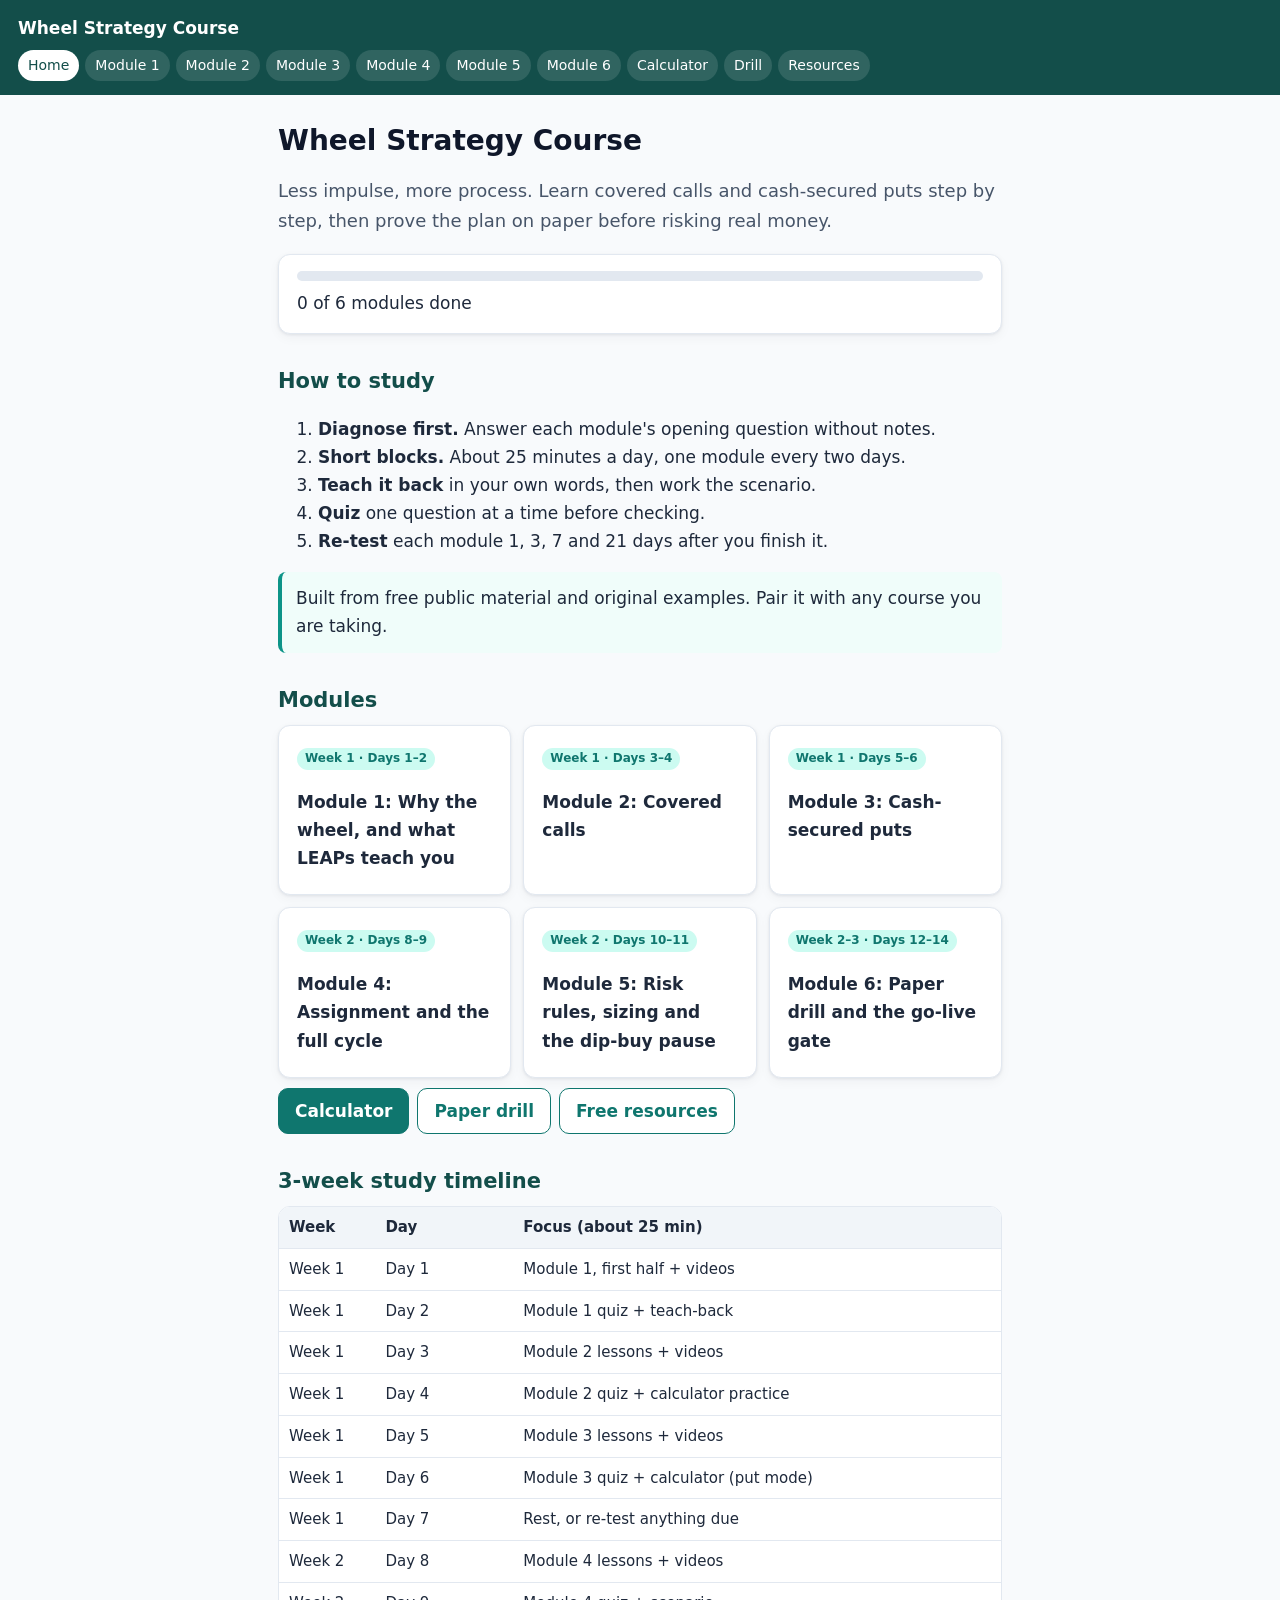
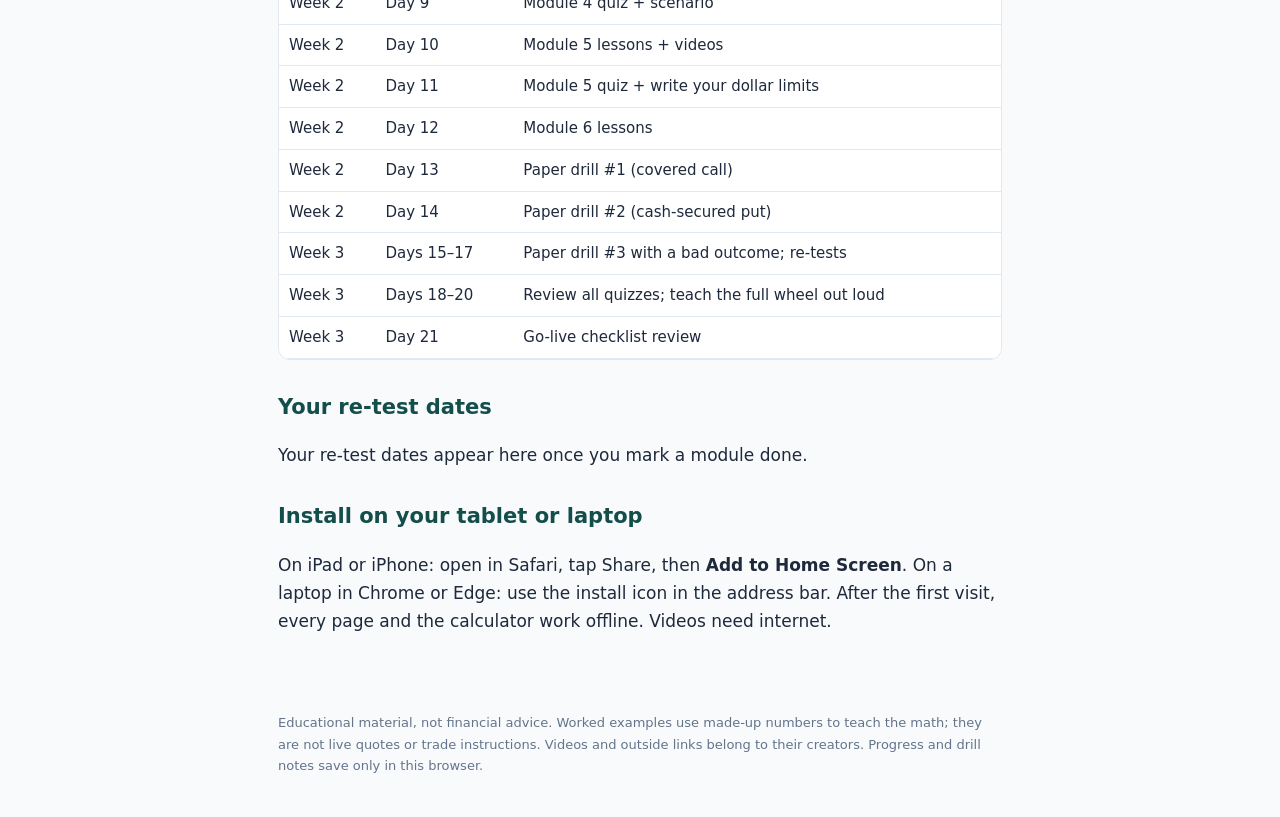
<file: index.html>
<!doctype html><html lang="en"><head><meta charset="utf-8"><meta name="viewport" content="width=device-width,initial-scale=1"><title>Home · Wheel Strategy Course</title><link rel="manifest" href="manifest.webmanifest"><meta name="theme-color" content="#134e4a"><link rel="icon" href="assets/icon.svg"><link rel="apple-touch-icon" href="assets/icon.svg"><meta name="apple-mobile-web-app-capable" content="yes"><link rel="stylesheet" href="css/styles.css"></head><body><header class="top"><a href="index.html">Wheel Strategy Course</a><nav class="mods"><a href="index.html" class=on>Home</a><a href="m1.html">Module 1</a><a href="m2.html">Module 2</a><a href="m3.html">Module 3</a><a href="m4.html">Module 4</a><a href="m5.html">Module 5</a><a href="m6.html">Module 6</a><a href="calculator.html">Calculator</a><a href="drill.html">Drill</a><a href="resources.html">Resources</a></nav></header><main><h1>Wheel Strategy Course</h1><p class="lead">Less impulse, more process. Learn covered calls and cash-secured puts step by step, then prove the plan on paper before risking real money.</p>
<div class="card"><div class="progress"><span></span></div><p id="plabel" style="margin:8px 0 0">0 of 6 modules done</p></div>
<h2>How to study</h2><ol><li><b>Diagnose first.</b> Answer each module's opening question without notes.</li><li><b>Short blocks.</b> About 25 minutes a day, one module every two days.</li><li><b>Teach it back</b> in your own words, then work the scenario.</li><li><b>Quiz</b> one question at a time before checking.</li><li><b>Re-test</b> each module 1, 3, 7 and 21 days after you finish it.</li></ol>
<div class="note">Built from free public material and original examples. Pair it with any course you are taking.</div>
<h2>Modules</h2><div class="grid"><a class="card" style="text-decoration:none;color:inherit" href="m1.html"><span class="tag" data-tag="m1">Week 1 · Days 1–2</span><h3>Module 1: Why the wheel, and what LEAPs teach you</h3></a><a class="card" style="text-decoration:none;color:inherit" href="m2.html"><span class="tag" data-tag="m2">Week 1 · Days 3–4</span><h3>Module 2: Covered calls</h3></a><a class="card" style="text-decoration:none;color:inherit" href="m3.html"><span class="tag" data-tag="m3">Week 1 · Days 5–6</span><h3>Module 3: Cash-secured puts</h3></a><a class="card" style="text-decoration:none;color:inherit" href="m4.html"><span class="tag" data-tag="m4">Week 2 · Days 8–9</span><h3>Module 4: Assignment and the full cycle</h3></a><a class="card" style="text-decoration:none;color:inherit" href="m5.html"><span class="tag" data-tag="m5">Week 2 · Days 10–11</span><h3>Module 5: Risk rules, sizing and the dip-buy pause</h3></a><a class="card" style="text-decoration:none;color:inherit" href="m6.html"><span class="tag" data-tag="m6">Week 2–3 · Days 12–14</span><h3>Module 6: Paper drill and the go-live gate</h3></a></div>
<div class="row"><a class="btn" href="calculator.html">Calculator</a><a class="btn ghost" href="drill.html">Paper drill</a><a class="btn ghost" href="resources.html">Free resources</a></div>
<h2>3-week study timeline</h2><div class="tw"><table><tr><th>Week</th><th>Day</th><th>Focus (about 25 min)</th></tr><tr><td>Week 1</td><td>Day 1</td><td>Module 1, first half + videos</td></tr><tr><td>Week 1</td><td>Day 2</td><td>Module 1 quiz + teach-back</td></tr><tr><td>Week 1</td><td>Day 3</td><td>Module 2 lessons + videos</td></tr><tr><td>Week 1</td><td>Day 4</td><td>Module 2 quiz + calculator practice</td></tr><tr><td>Week 1</td><td>Day 5</td><td>Module 3 lessons + videos</td></tr><tr><td>Week 1</td><td>Day 6</td><td>Module 3 quiz + calculator (put mode)</td></tr><tr><td>Week 1</td><td>Day 7</td><td>Rest, or re-test anything due</td></tr><tr><td>Week 2</td><td>Day 8</td><td>Module 4 lessons + videos</td></tr><tr><td>Week 2</td><td>Day 9</td><td>Module 4 quiz + scenario</td></tr><tr><td>Week 2</td><td>Day 10</td><td>Module 5 lessons + videos</td></tr><tr><td>Week 2</td><td>Day 11</td><td>Module 5 quiz + write your dollar limits</td></tr><tr><td>Week 2</td><td>Day 12</td><td>Module 6 lessons</td></tr><tr><td>Week 2</td><td>Day 13</td><td>Paper drill #1 (covered call)</td></tr><tr><td>Week 2</td><td>Day 14</td><td>Paper drill #2 (cash-secured put)</td></tr><tr><td>Week 3</td><td>Days 15–17</td><td>Paper drill #3 with a bad outcome; re-tests</td></tr><tr><td>Week 3</td><td>Days 18–20</td><td>Review all quizzes; teach the full wheel out loud</td></tr><tr><td>Week 3</td><td>Day 21</td><td>Go-live checklist review</td></tr></table></div>
<h2>Your re-test dates</h2><div id="retests"></div>
<h2>Install on your tablet or laptop</h2><p>On iPad or iPhone: open in Safari, tap Share, then <b>Add to Home Screen</b>. On a laptop in Chrome or Edge: use the install icon in the address bar. After the first visit, every page and the calculator work offline. Videos need internet.</p></main><footer>Educational material, not financial advice. Worked examples use made-up numbers to teach the math; they are not live quotes or trade instructions. Videos and outside links belong to their creators. Progress and drill notes save only in this browser.</footer><script src="js/app.js"></script></body></html>
</file>
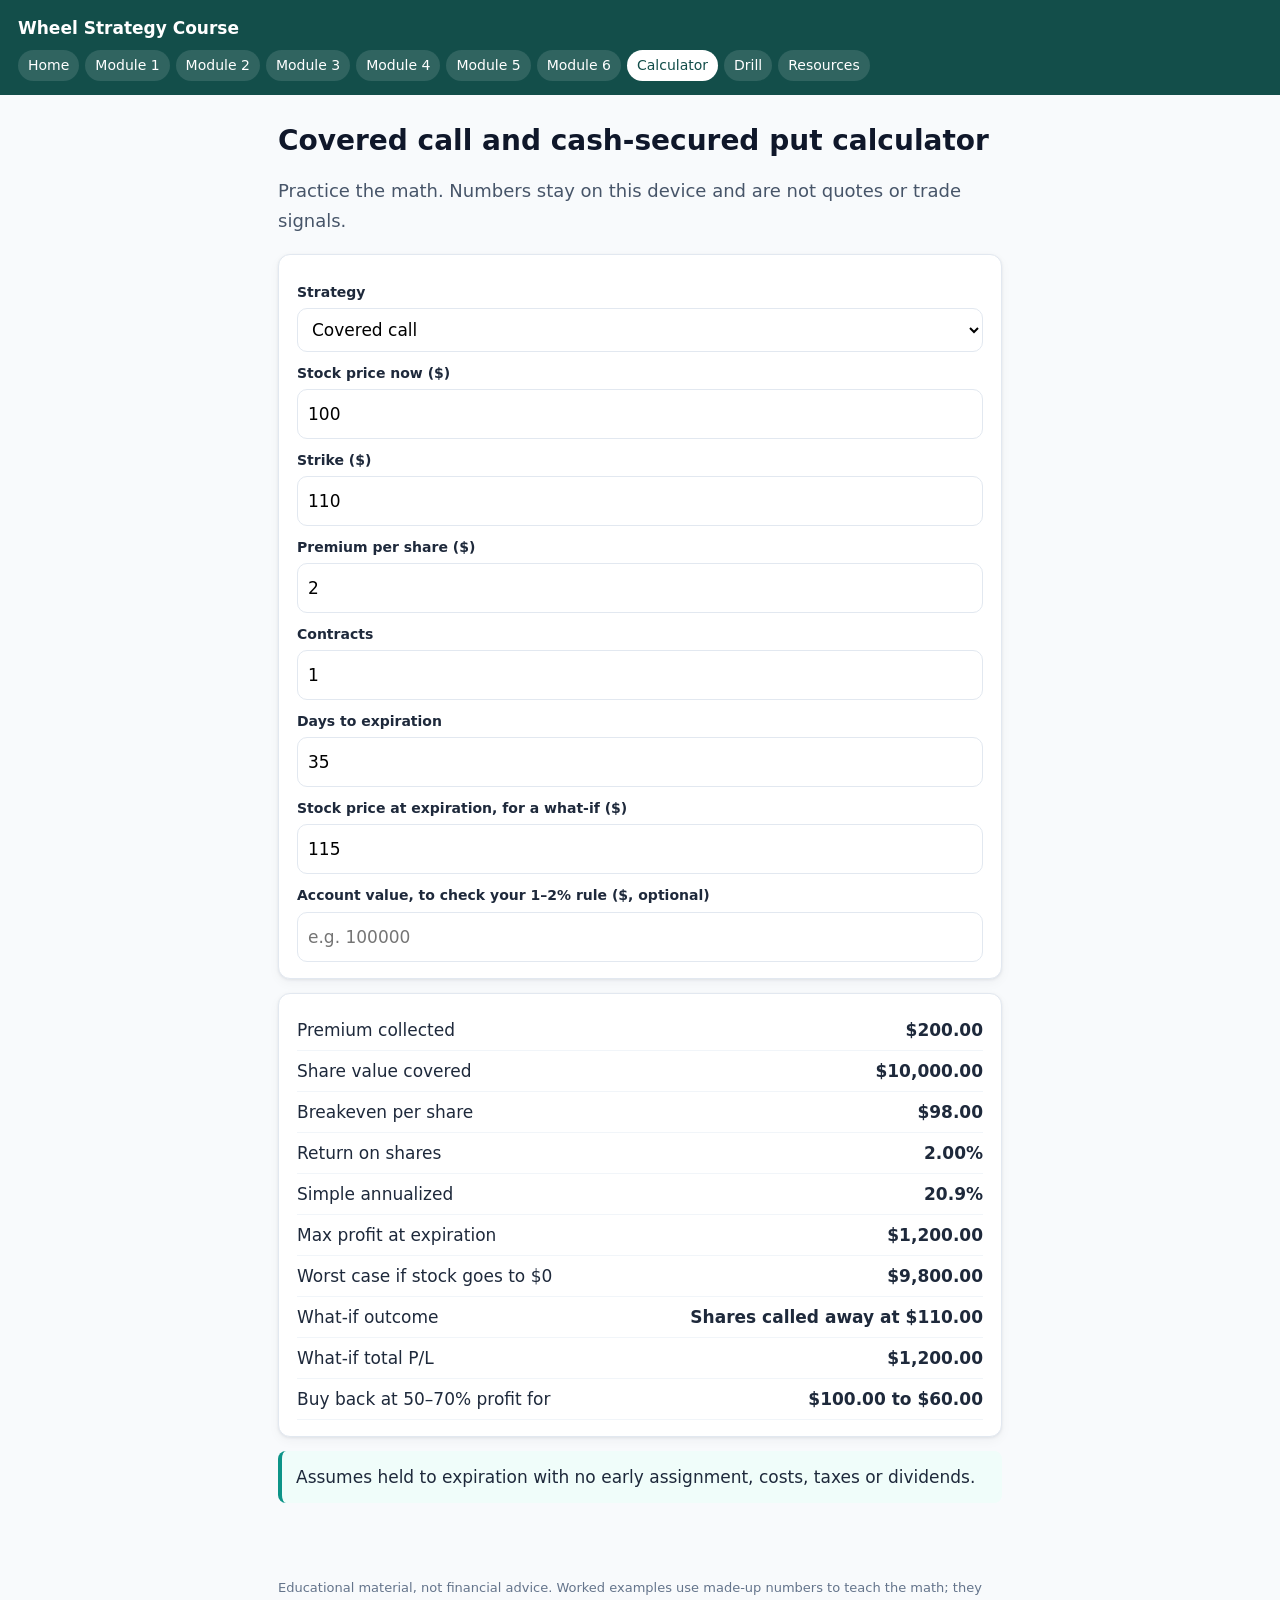
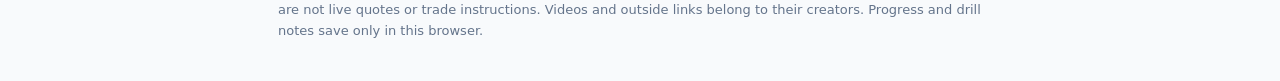
<file: calculator.html>
<!doctype html><html lang="en"><head><meta charset="utf-8"><meta name="viewport" content="width=device-width,initial-scale=1"><title>Calculator · Wheel Strategy Course</title><link rel="manifest" href="manifest.webmanifest"><meta name="theme-color" content="#134e4a"><link rel="icon" href="assets/icon.svg"><link rel="apple-touch-icon" href="assets/icon.svg"><meta name="apple-mobile-web-app-capable" content="yes"><link rel="stylesheet" href="css/styles.css"></head><body><header class="top"><a href="index.html">Wheel Strategy Course</a><nav class="mods"><a href="index.html">Home</a><a href="m1.html">Module 1</a><a href="m2.html">Module 2</a><a href="m3.html">Module 3</a><a href="m4.html">Module 4</a><a href="m5.html">Module 5</a><a href="m6.html">Module 6</a><a href="calculator.html" class=on>Calculator</a><a href="drill.html">Drill</a><a href="resources.html">Resources</a></nav></header><main><h1>Covered call and cash-secured put calculator</h1><p class="lead">Practice the math. Numbers stay on this device and are not quotes or trade signals.</p>
<div class="card"><label>Strategy</label><select id="mode"><option value="cc">Covered call</option><option value="csp">Cash-secured put</option></select>
<label>Stock price now ($)</label><input id="s" type="number" step="0.01" value="100"><label>Strike ($)</label><input id="k" type="number" step="0.5" value="110">
<label>Premium per share ($)</label><input id="p" type="number" step="0.01" value="2"><label>Contracts</label><input id="n" type="number" step="1" min="1" value="1">
<label>Days to expiration</label><input id="d" type="number" step="1" min="1" value="35"><label>Stock price at expiration, for a what-if ($)</label><input id="t" type="number" step="0.01" value="115">
<label>Account value, to check your 1–2% rule ($, optional)</label><input id="nav" type="number" step="100" placeholder="e.g. 100000"></div>
<div class="card out" id="out"></div>
<div class="note">Assumes held to expiration with no early assignment, costs, taxes or dividends.</div>
<script>
function f(x){return x.toLocaleString(undefined,{style:'currency',currency:'USD'})}
function c(){var m=mode.value,S=+s.value,K=+k.value,P=+p.value,N=Math.max(1,Math.round(+n.value)),D=Math.max(1,+d.value),T=+t.value,A=+nav.value,sh=N*100;
var cr=P*sh,cap=(m=='cc'?S:K)*sh,be=(m=='cc'?S:K)-P,worst=be*sh,ret=cr/cap,ann=ret*365/D;
var pl=m=='cc'?(Math.min(T,K)-S+P)*sh:(P-Math.max(K-T,0))*sh;
var asg=m=='cc'?(T>K?'Shares called away at '+f(K):'Call expires; you keep the shares'):(T<K?'You buy '+sh+' shares at '+f(K):'Put expires; cash released');
var maxp=m=='cc'?(K-S+P)*sh:cr;
var rows=[['Premium collected',f(cr)],[m=='cc'?'Share value covered':'Cash collateral',f(cap)],['Breakeven per share',f(be)],['Return on '+(m=='cc'?'shares':'collateral'),(ret*100).toFixed(2)+'%'],['Simple annualized',(ann*100).toFixed(1)+'%'],['Max profit at expiration',f(maxp)],['Worst case if stock goes to $0',f(worst)],['What-if outcome',asg],['What-if total P/L',f(pl)],['Buy back at 50–70% profit for',f(cr*.5)+' to '+f(cr*.3)]];
if(A>0){var lim=A*.02;rows.push(['Your 2% max-loss limit',f(lim)+(worst>lim?' (worst case is over it)':' (fits)')])}
out.innerHTML=rows.map(function(r){return '<div><span>'+r[0]+'</span><b>'+r[1]+'</b></div>'}).join('')}
mode.onchange=function(){if(mode.value=='csp'){s.value=52;k.value=50;p.value=1;t.value=42;d.value=30}else{s.value=100;k.value=110;p.value=2;t.value=115;d.value=35}c()};
document.querySelectorAll('input').forEach(function(i){i.oninput=c});c();
</script></main><footer>Educational material, not financial advice. Worked examples use made-up numbers to teach the math; they are not live quotes or trade instructions. Videos and outside links belong to their creators. Progress and drill notes save only in this browser.</footer><script src="js/app.js"></script></body></html>
</file>
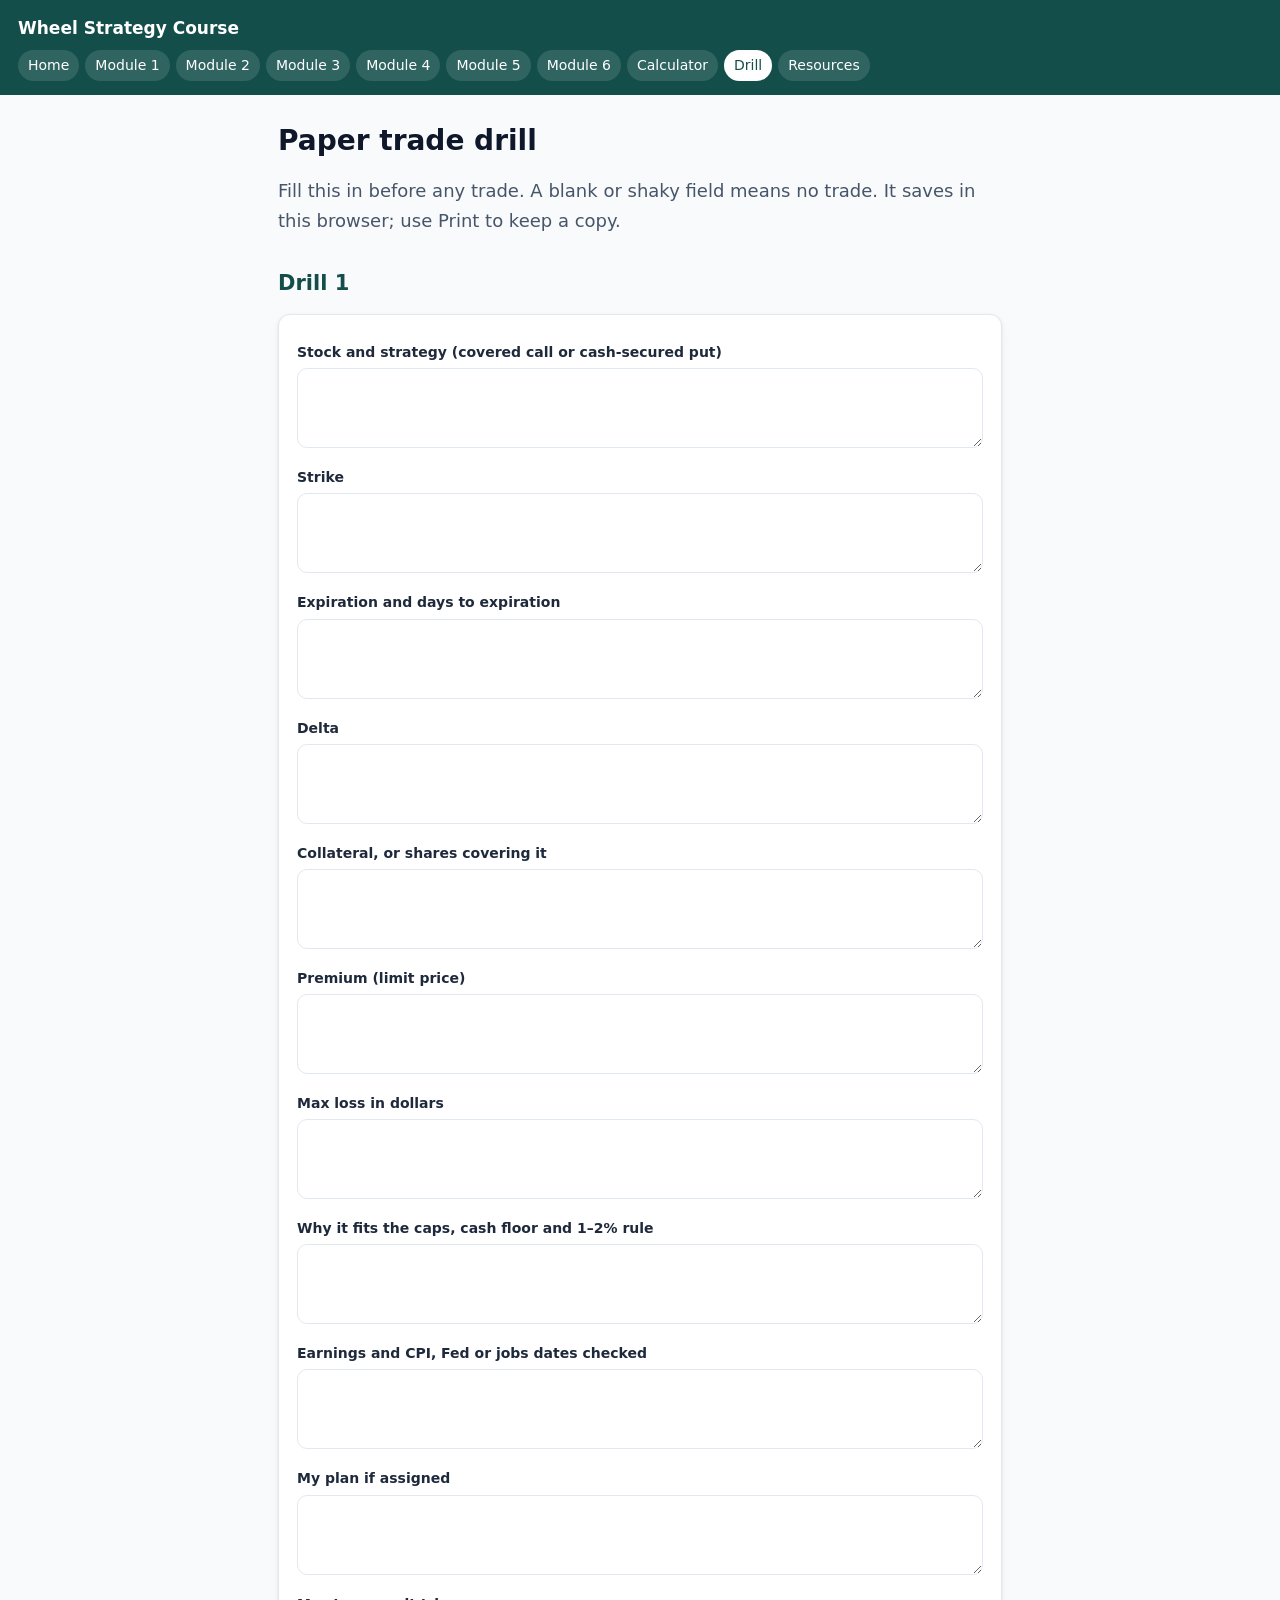
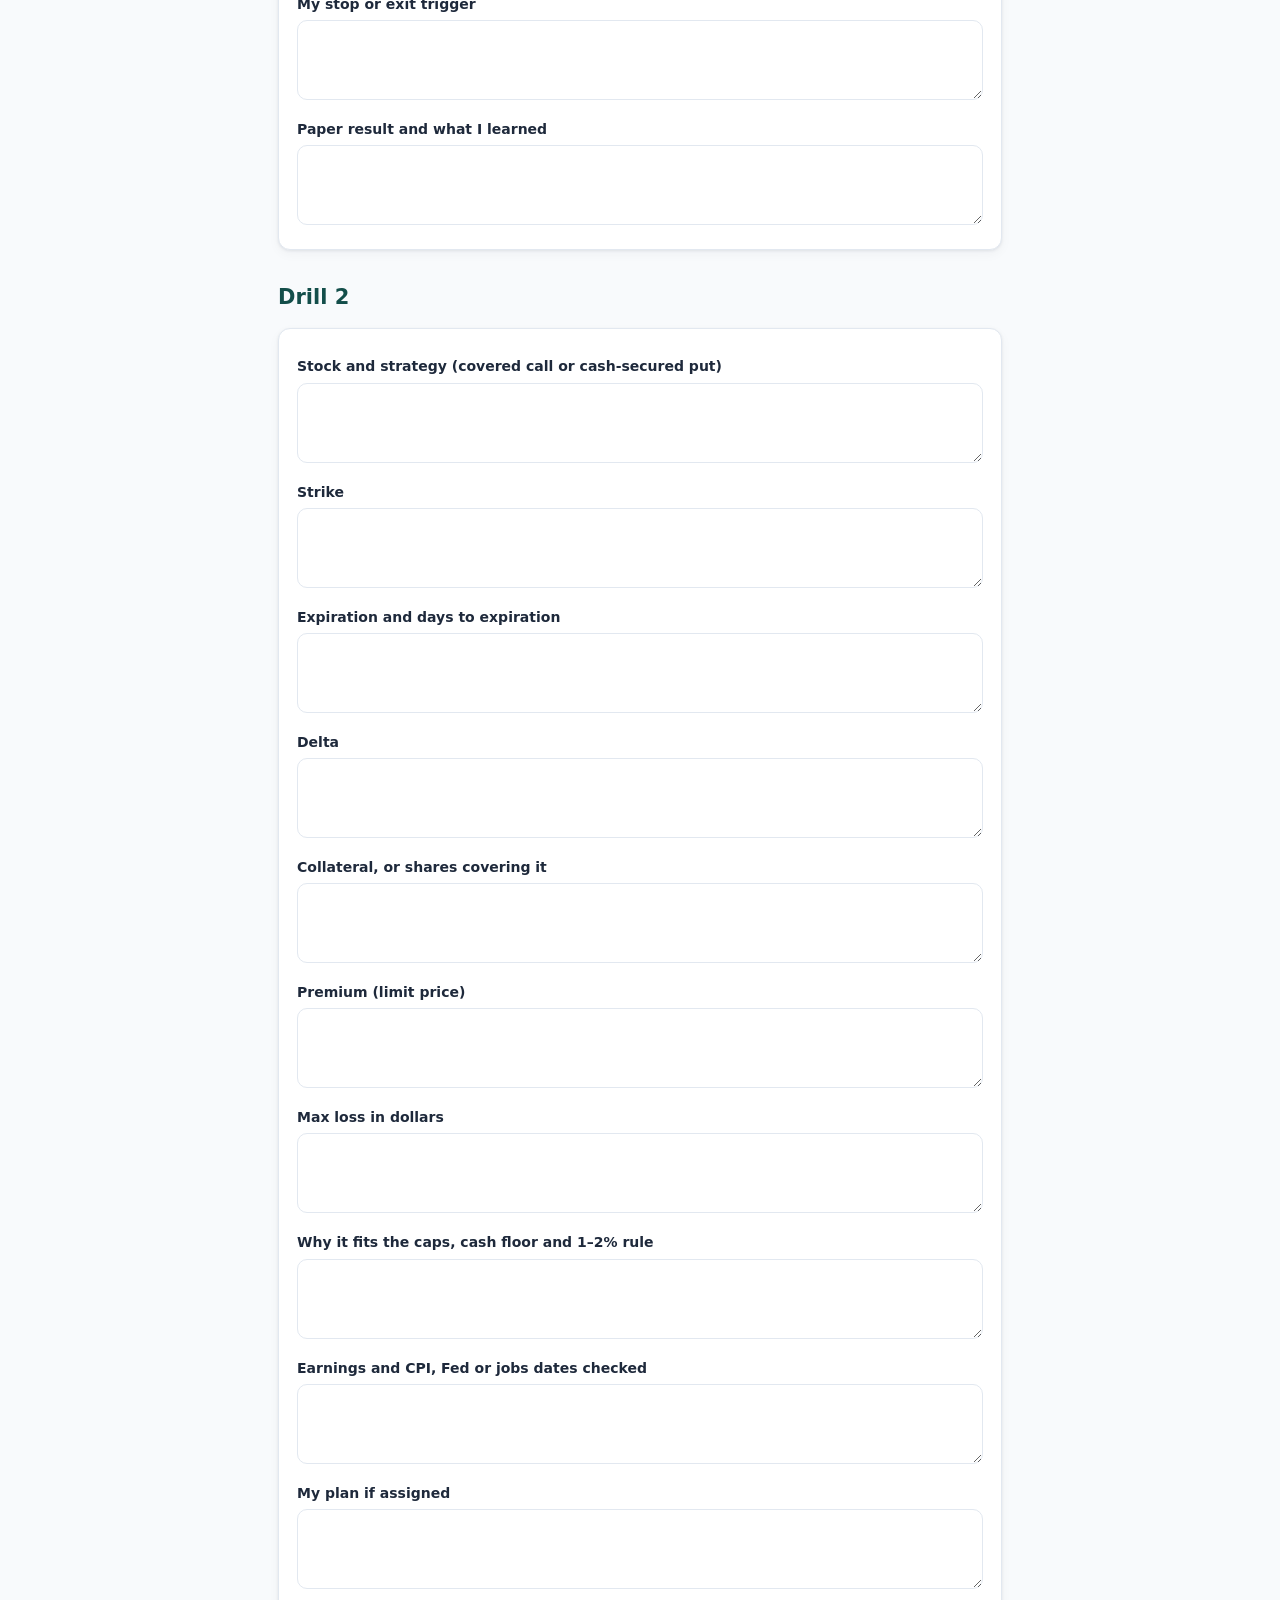
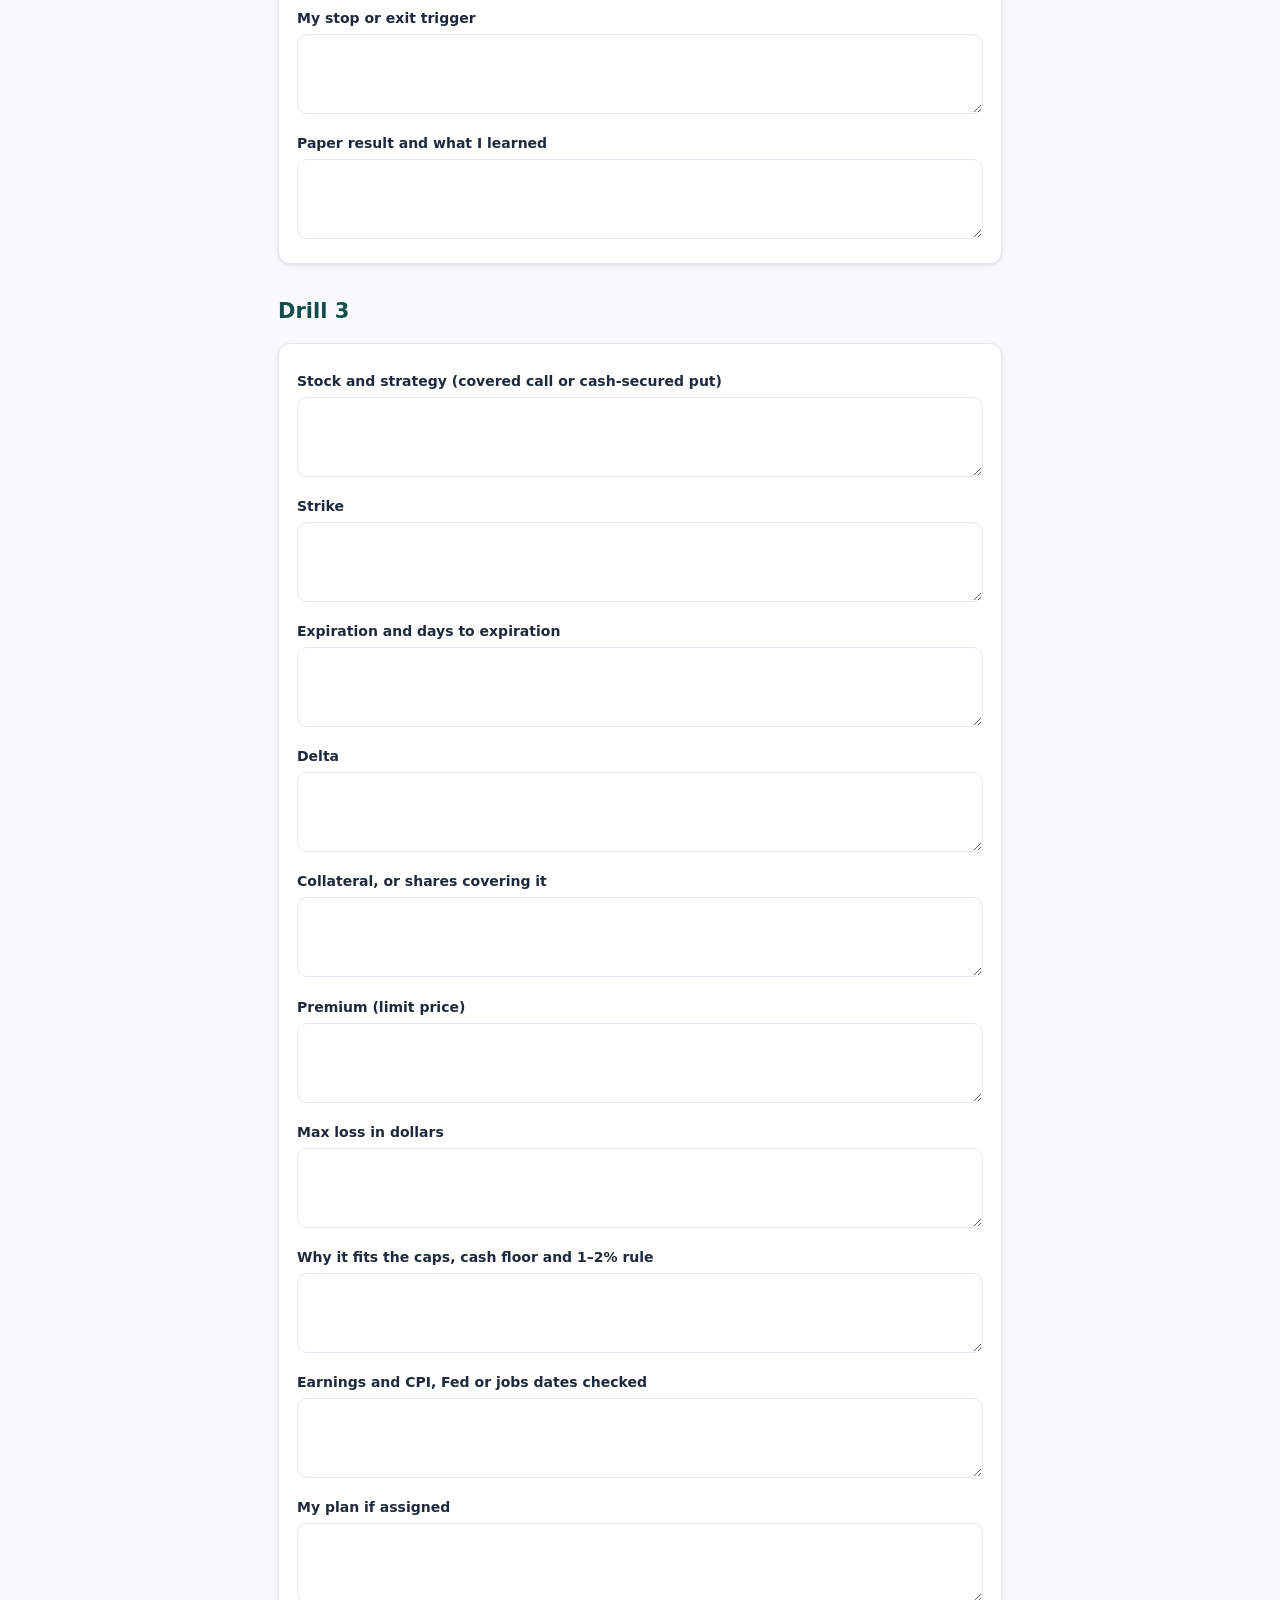
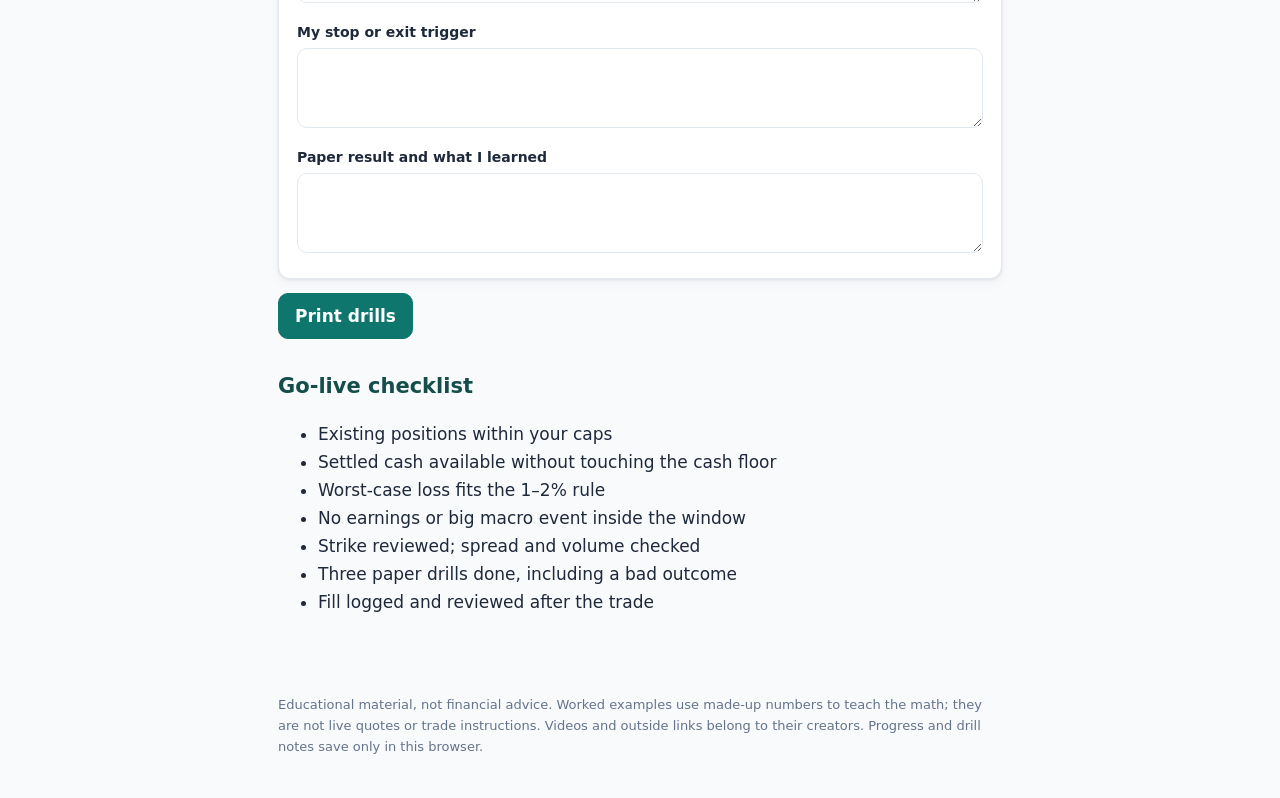
<file: drill.html>
<!doctype html><html lang="en"><head><meta charset="utf-8"><meta name="viewport" content="width=device-width,initial-scale=1"><title>Paper drill · Wheel Strategy Course</title><link rel="manifest" href="manifest.webmanifest"><meta name="theme-color" content="#134e4a"><link rel="icon" href="assets/icon.svg"><link rel="apple-touch-icon" href="assets/icon.svg"><meta name="apple-mobile-web-app-capable" content="yes"><link rel="stylesheet" href="css/styles.css"></head><body><header class="top"><a href="index.html">Wheel Strategy Course</a><nav class="mods"><a href="index.html">Home</a><a href="m1.html">Module 1</a><a href="m2.html">Module 2</a><a href="m3.html">Module 3</a><a href="m4.html">Module 4</a><a href="m5.html">Module 5</a><a href="m6.html">Module 6</a><a href="calculator.html">Calculator</a><a href="drill.html" class=on>Drill</a><a href="resources.html">Resources</a></nav></header><main><h1>Paper trade drill</h1><p class="lead">Fill this in before any trade. A blank or shaky field means no trade. It saves in this browser; use Print to keep a copy.</p><h2>Drill 1</h2><form class="drill card" id="d1"><label>Stock and strategy (covered call or cash-secured put)</label><textarea name="ticker" rows="2"></textarea><label>Strike</label><textarea name="strike" rows="2"></textarea><label>Expiration and days to expiration</label><textarea name="exp" rows="2"></textarea><label>Delta</label><textarea name="delta" rows="2"></textarea><label>Collateral, or shares covering it</label><textarea name="cover" rows="2"></textarea><label>Premium (limit price)</label><textarea name="prem" rows="2"></textarea><label>Max loss in dollars</label><textarea name="maxloss" rows="2"></textarea><label>Why it fits the caps, cash floor and 1–2% rule</label><textarea name="caps" rows="2"></textarea><label>Earnings and CPI, Fed or jobs dates checked</label><textarea name="events" rows="2"></textarea><label>My plan if assigned</label><textarea name="assign" rows="2"></textarea><label>My stop or exit trigger</label><textarea name="stop" rows="2"></textarea><label>Paper result and what I learned</label><textarea name="result" rows="2"></textarea></form><h2>Drill 2</h2><form class="drill card" id="d2"><label>Stock and strategy (covered call or cash-secured put)</label><textarea name="ticker" rows="2"></textarea><label>Strike</label><textarea name="strike" rows="2"></textarea><label>Expiration and days to expiration</label><textarea name="exp" rows="2"></textarea><label>Delta</label><textarea name="delta" rows="2"></textarea><label>Collateral, or shares covering it</label><textarea name="cover" rows="2"></textarea><label>Premium (limit price)</label><textarea name="prem" rows="2"></textarea><label>Max loss in dollars</label><textarea name="maxloss" rows="2"></textarea><label>Why it fits the caps, cash floor and 1–2% rule</label><textarea name="caps" rows="2"></textarea><label>Earnings and CPI, Fed or jobs dates checked</label><textarea name="events" rows="2"></textarea><label>My plan if assigned</label><textarea name="assign" rows="2"></textarea><label>My stop or exit trigger</label><textarea name="stop" rows="2"></textarea><label>Paper result and what I learned</label><textarea name="result" rows="2"></textarea></form><h2>Drill 3</h2><form class="drill card" id="d3"><label>Stock and strategy (covered call or cash-secured put)</label><textarea name="ticker" rows="2"></textarea><label>Strike</label><textarea name="strike" rows="2"></textarea><label>Expiration and days to expiration</label><textarea name="exp" rows="2"></textarea><label>Delta</label><textarea name="delta" rows="2"></textarea><label>Collateral, or shares covering it</label><textarea name="cover" rows="2"></textarea><label>Premium (limit price)</label><textarea name="prem" rows="2"></textarea><label>Max loss in dollars</label><textarea name="maxloss" rows="2"></textarea><label>Why it fits the caps, cash floor and 1–2% rule</label><textarea name="caps" rows="2"></textarea><label>Earnings and CPI, Fed or jobs dates checked</label><textarea name="events" rows="2"></textarea><label>My plan if assigned</label><textarea name="assign" rows="2"></textarea><label>My stop or exit trigger</label><textarea name="stop" rows="2"></textarea><label>Paper result and what I learned</label><textarea name="result" rows="2"></textarea></form><div class="row"><button class="btn" type="button" onclick="window.print()">Print drills</button></div><h2>Go-live checklist</h2><ul><li>Existing positions within your caps</li><li>Settled cash available without touching the cash floor</li><li>Worst-case loss fits the 1–2% rule</li><li>No earnings or big macro event inside the window</li><li>Strike reviewed; spread and volume checked</li><li>Three paper drills done, including a bad outcome</li><li>Fill logged and reviewed after the trade</li></ul></main><footer>Educational material, not financial advice. Worked examples use made-up numbers to teach the math; they are not live quotes or trade instructions. Videos and outside links belong to their creators. Progress and drill notes save only in this browser.</footer><script src="js/app.js"></script></body></html>
</file>
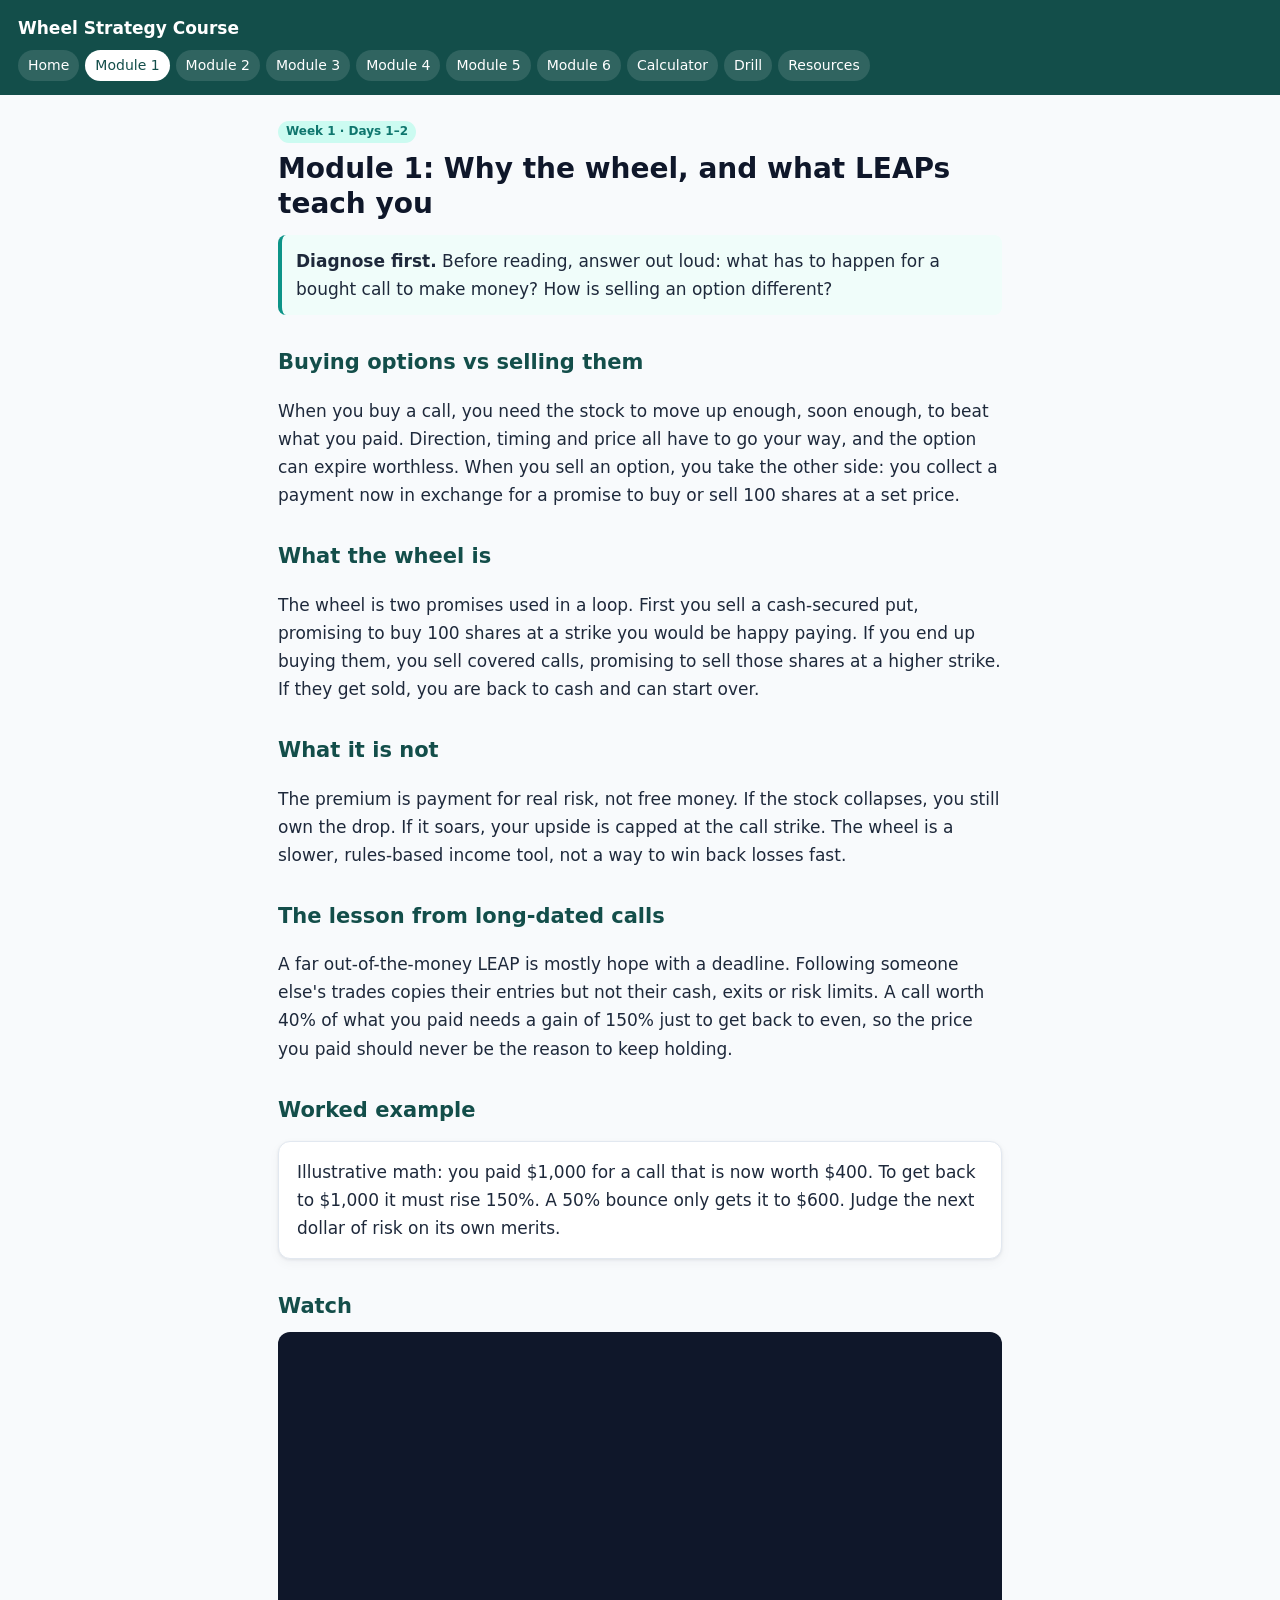
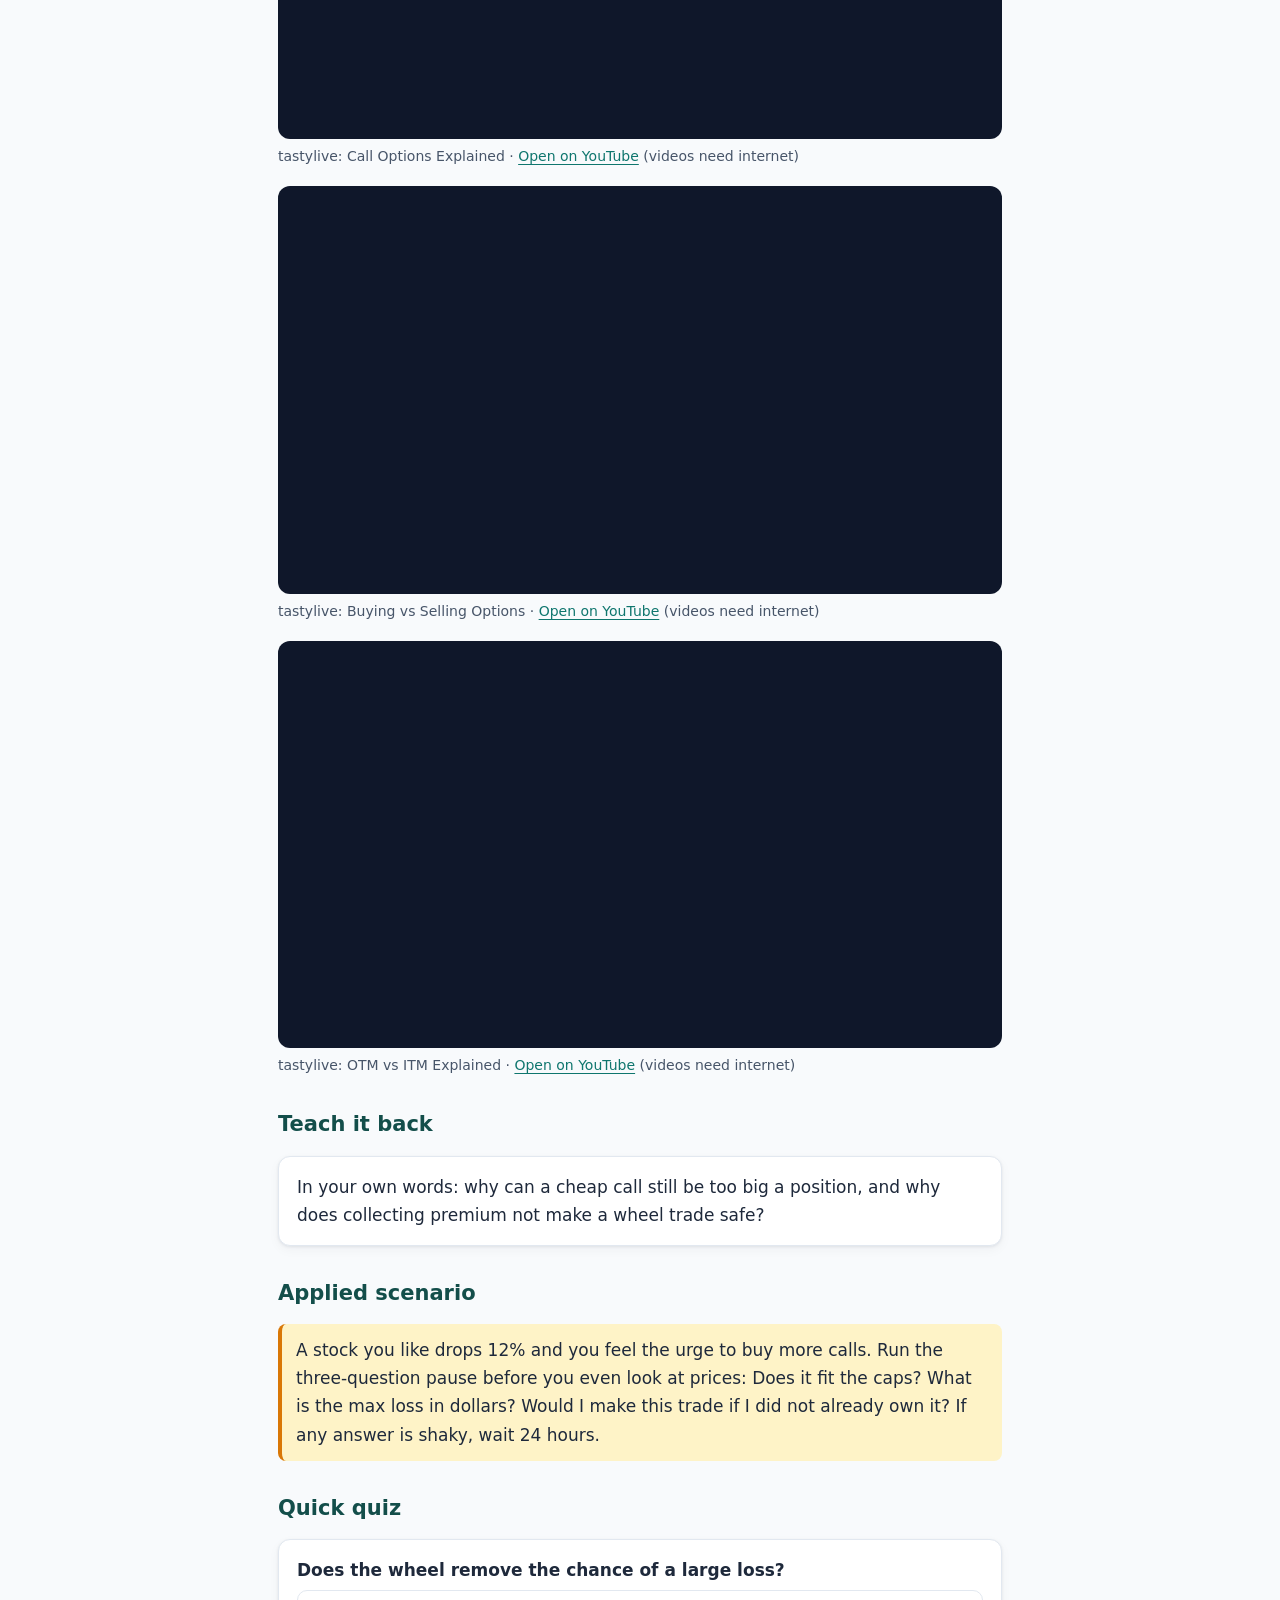
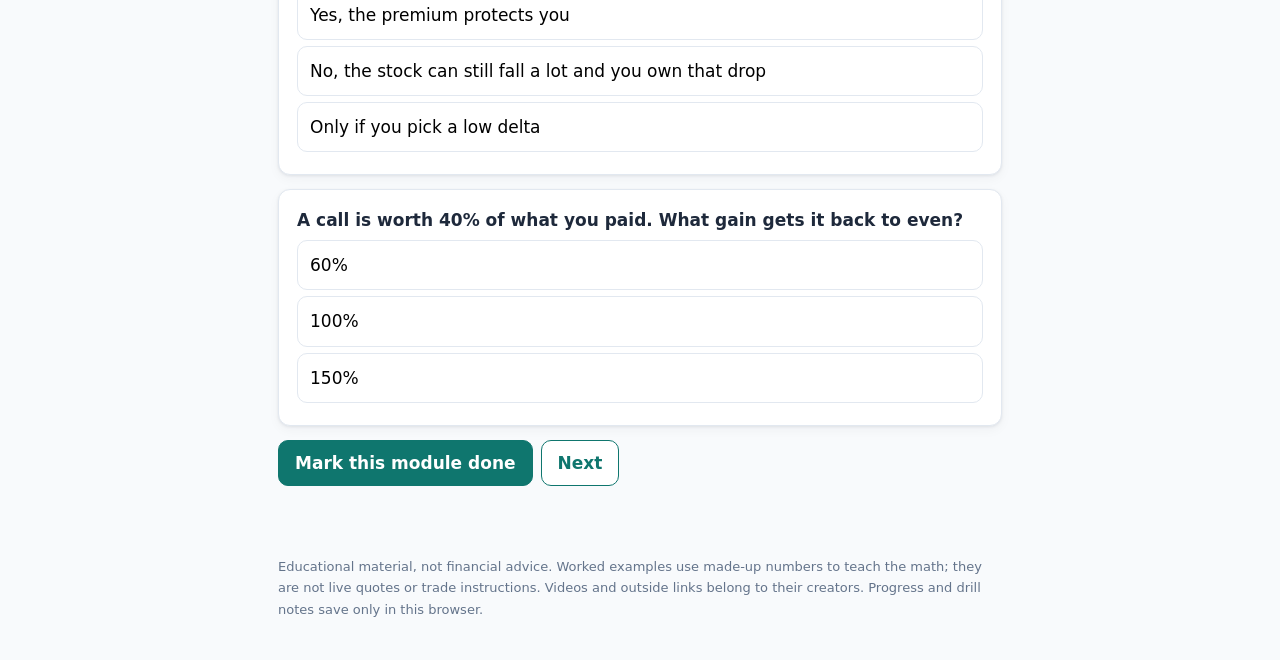
<file: m1.html>
<!doctype html><html lang="en"><head><meta charset="utf-8"><meta name="viewport" content="width=device-width,initial-scale=1"><title>Why the wheel, and what LEAPs teach you · Wheel Strategy Course</title><link rel="manifest" href="manifest.webmanifest"><meta name="theme-color" content="#134e4a"><link rel="icon" href="assets/icon.svg"><link rel="apple-touch-icon" href="assets/icon.svg"><meta name="apple-mobile-web-app-capable" content="yes"><link rel="stylesheet" href="css/styles.css"></head><body><header class="top"><a href="index.html">Wheel Strategy Course</a><nav class="mods"><a href="index.html">Home</a><a href="m1.html" class=on>Module 1</a><a href="m2.html">Module 2</a><a href="m3.html">Module 3</a><a href="m4.html">Module 4</a><a href="m5.html">Module 5</a><a href="m6.html">Module 6</a><a href="calculator.html">Calculator</a><a href="drill.html">Drill</a><a href="resources.html">Resources</a></nav></header><main><span class="tag">Week 1 · Days 1–2</span><h1>Module 1: Why the wheel, and what LEAPs teach you</h1><div class="note"><b>Diagnose first.</b> Before reading, answer out loud: what has to happen for a bought call to make money? How is selling an option different?</div><h2>Buying options vs selling them</h2><p>When you buy a call, you need the stock to move up enough, soon enough, to beat what you paid. Direction, timing and price all have to go your way, and the option can expire worthless. When you sell an option, you take the other side: you collect a payment now in exchange for a promise to buy or sell 100 shares at a set price.</p><h2>What the wheel is</h2><p>The wheel is two promises used in a loop. First you sell a cash-secured put, promising to buy 100 shares at a strike you would be happy paying. If you end up buying them, you sell covered calls, promising to sell those shares at a higher strike. If they get sold, you are back to cash and can start over.</p><h2>What it is not</h2><p>The premium is payment for real risk, not free money. If the stock collapses, you still own the drop. If it soars, your upside is capped at the call strike. The wheel is a slower, rules-based income tool, not a way to win back losses fast.</p><h2>The lesson from long-dated calls</h2><p>A far out-of-the-money LEAP is mostly hope with a deadline. Following someone else&#x27;s trades copies their entries but not their cash, exits or risk limits. A call worth 40% of what you paid needs a gain of 150% just to get back to even, so the price you paid should never be the reason to keep holding.</p><h2>Worked example</h2><div class="card">Illustrative math: you paid $1,000 for a call that is now worth $400. To get back to $1,000 it must rise 150%. A 50% bounce only gets it to $600. Judge the next dollar of risk on its own merits.</div><h2>Watch</h2><div class="video"><iframe loading="lazy" src="https://www.youtube-nocookie.com/embed/kmQ20J_3K7Q" title="Call Options Explained" allow="accelerometer; encrypted-media; picture-in-picture" allowfullscreen></iframe></div><p class="vcap">tastylive: Call Options Explained · <a href="https://www.youtube.com/watch?v=kmQ20J_3K7Q" target="_blank" rel="noopener">Open on YouTube</a> (videos need internet)</p><div class="video"><iframe loading="lazy" src="https://www.youtube-nocookie.com/embed/f-kfY0sUr8A" title="Buying vs Selling Options" allow="accelerometer; encrypted-media; picture-in-picture" allowfullscreen></iframe></div><p class="vcap">tastylive: Buying vs Selling Options · <a href="https://www.youtube.com/watch?v=f-kfY0sUr8A" target="_blank" rel="noopener">Open on YouTube</a> (videos need internet)</p><div class="video"><iframe loading="lazy" src="https://www.youtube-nocookie.com/embed/zXBo-ebwAvo" title="OTM vs ITM Explained" allow="accelerometer; encrypted-media; picture-in-picture" allowfullscreen></iframe></div><p class="vcap">tastylive: OTM vs ITM Explained · <a href="https://www.youtube.com/watch?v=zXBo-ebwAvo" target="_blank" rel="noopener">Open on YouTube</a> (videos need internet)</p><h2>Teach it back</h2><div class="card">In your own words: why can a cheap call still be too big a position, and why does collecting premium not make a wheel trade safe?</div><h2>Applied scenario</h2><div class="warn">A stock you like drops 12% and you feel the urge to buy more calls. Run the three-question pause before you even look at prices: Does it fit the caps? What is the max loss in dollars? Would I make this trade if I did not already own it? If any answer is shaky, wait 24 hours.</div><h2>Quick quiz</h2><div class="quiz"><div class="card" data-q data-a="1" data-why="Premium is a small cushion. A put seller can be made to buy a falling stock, and a covered-call owner keeps most of the downside."><div class="q">Does the wheel remove the chance of a large loss?</div><button class="opt" type="button">Yes, the premium protects you</button><button class="opt" type="button">No, the stock can still fall a lot and you own that drop</button><button class="opt" type="button">Only if you pick a low delta</button><div class="fb"></div></div><div class="card" data-q data-a="2" data-why="$400 has to become $1,000, which is a 150% gain."><div class="q">A call is worth 40% of what you paid. What gain gets it back to even?</div><button class="opt" type="button">60%</button><button class="opt" type="button">100%</button><button class="opt" type="button">150%</button><div class="fb"></div></div></div><div class="row"><button class="btn" data-done="m1" type="button">Mark this module done</button><a class="btn ghost" href="m2.html">Next</a></div></main><footer>Educational material, not financial advice. Worked examples use made-up numbers to teach the math; they are not live quotes or trade instructions. Videos and outside links belong to their creators. Progress and drill notes save only in this browser.</footer><script src="js/app.js"></script></body></html>
</file>
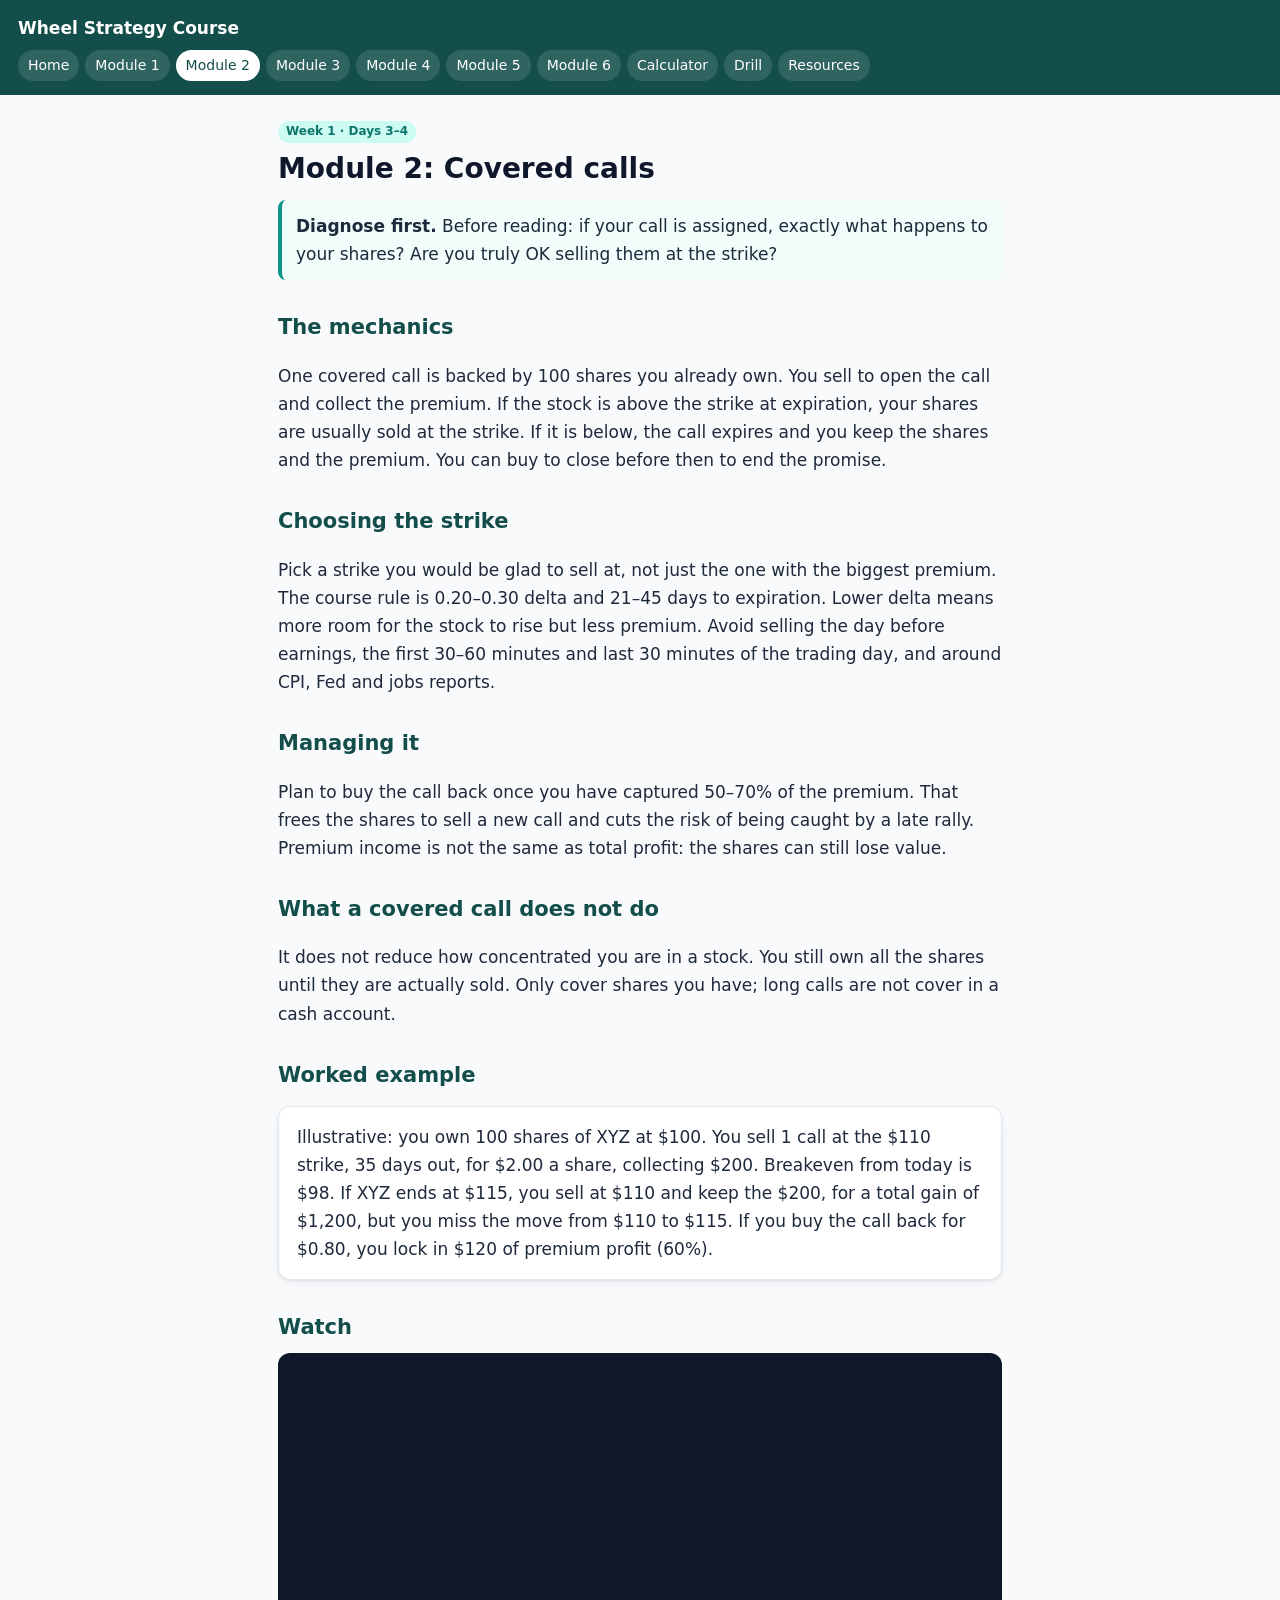
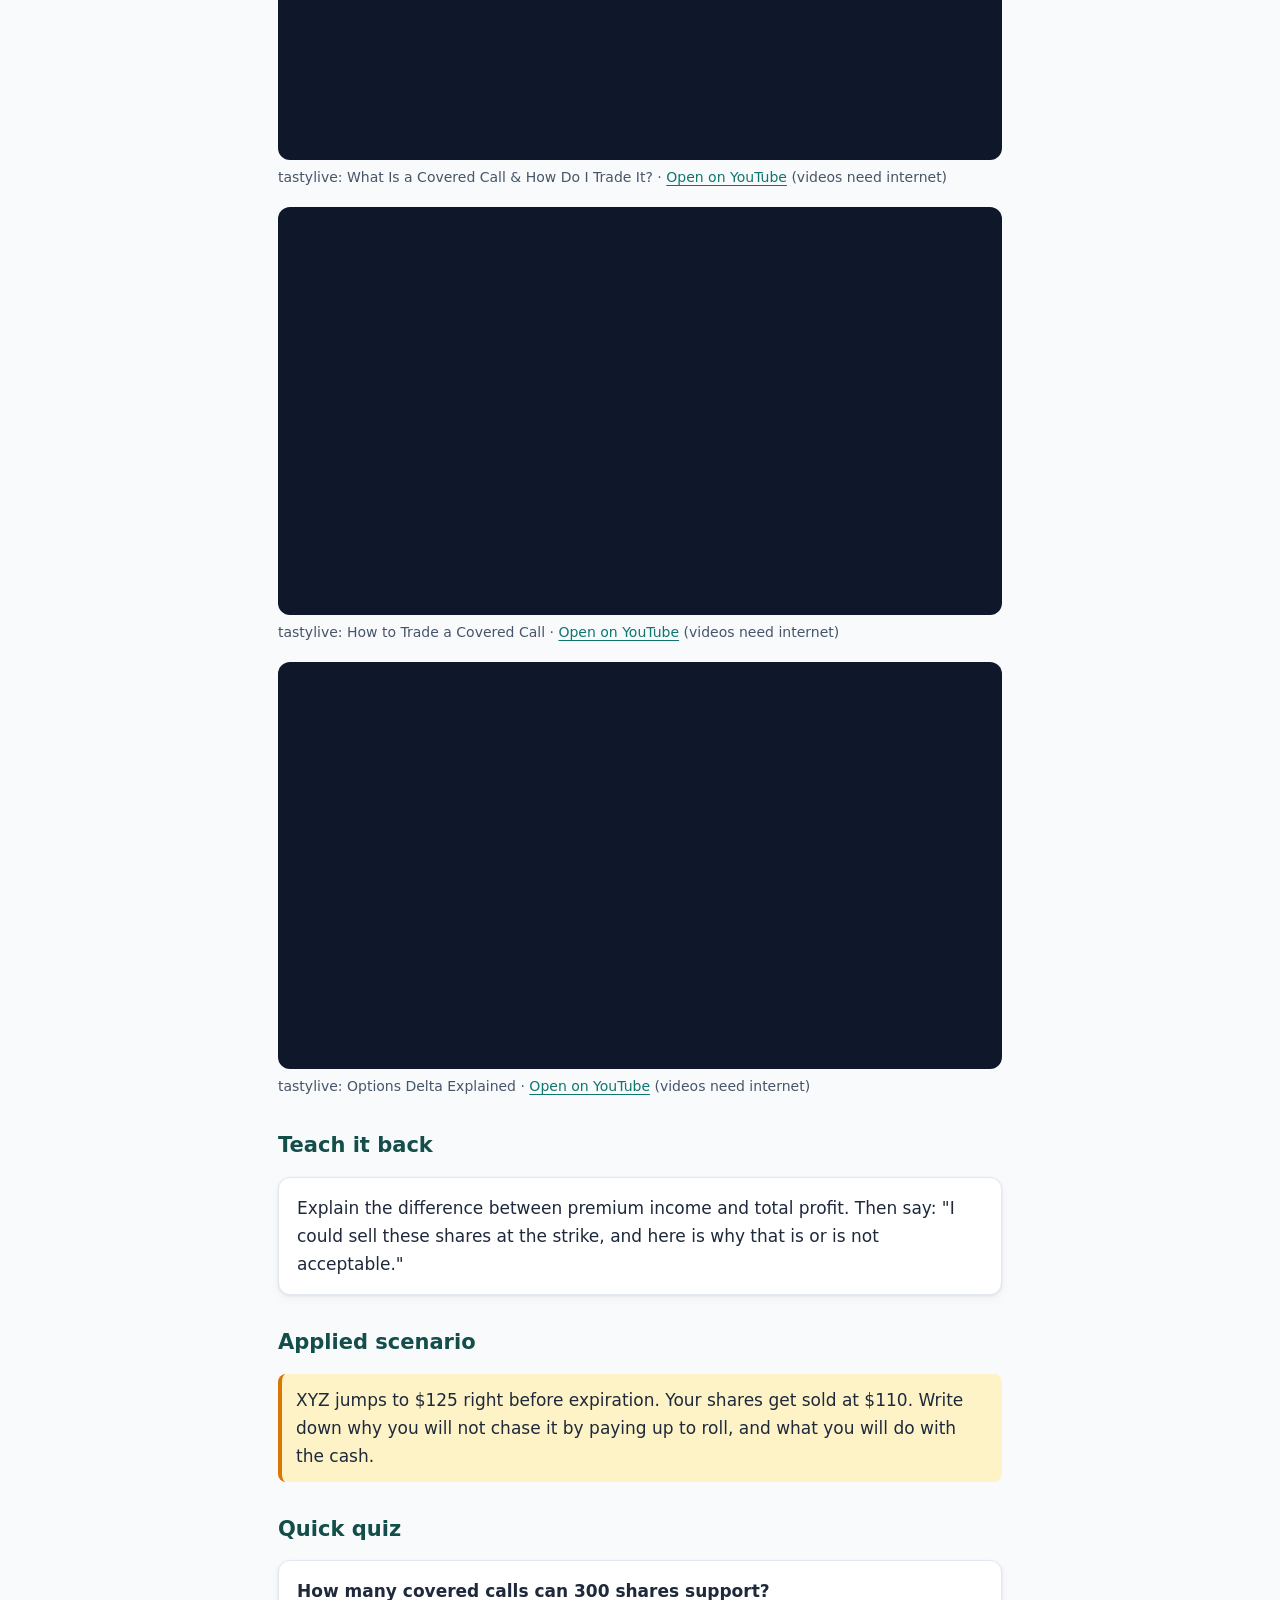
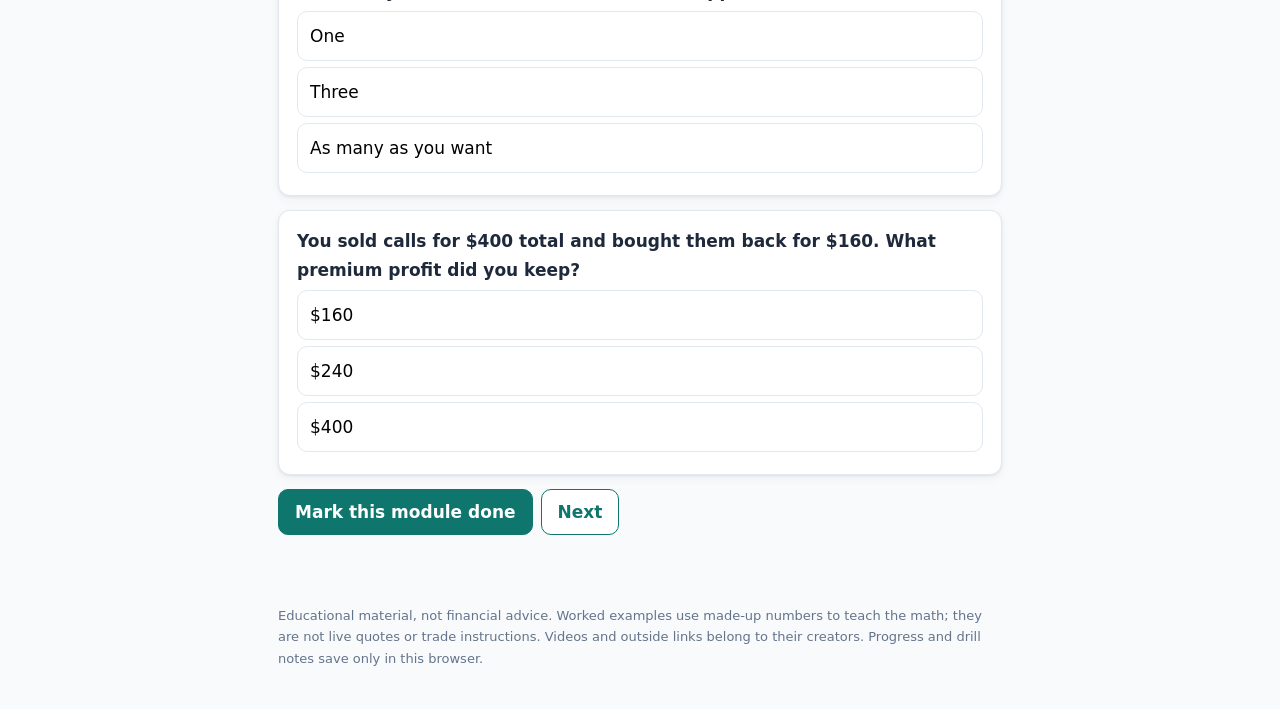
<file: m2.html>
<!doctype html><html lang="en"><head><meta charset="utf-8"><meta name="viewport" content="width=device-width,initial-scale=1"><title>Covered calls · Wheel Strategy Course</title><link rel="manifest" href="manifest.webmanifest"><meta name="theme-color" content="#134e4a"><link rel="icon" href="assets/icon.svg"><link rel="apple-touch-icon" href="assets/icon.svg"><meta name="apple-mobile-web-app-capable" content="yes"><link rel="stylesheet" href="css/styles.css"></head><body><header class="top"><a href="index.html">Wheel Strategy Course</a><nav class="mods"><a href="index.html">Home</a><a href="m1.html">Module 1</a><a href="m2.html" class=on>Module 2</a><a href="m3.html">Module 3</a><a href="m4.html">Module 4</a><a href="m5.html">Module 5</a><a href="m6.html">Module 6</a><a href="calculator.html">Calculator</a><a href="drill.html">Drill</a><a href="resources.html">Resources</a></nav></header><main><span class="tag">Week 1 · Days 3–4</span><h1>Module 2: Covered calls</h1><div class="note"><b>Diagnose first.</b> Before reading: if your call is assigned, exactly what happens to your shares? Are you truly OK selling them at the strike?</div><h2>The mechanics</h2><p>One covered call is backed by 100 shares you already own. You sell to open the call and collect the premium. If the stock is above the strike at expiration, your shares are usually sold at the strike. If it is below, the call expires and you keep the shares and the premium. You can buy to close before then to end the promise.</p><h2>Choosing the strike</h2><p>Pick a strike you would be glad to sell at, not just the one with the biggest premium. The course rule is 0.20–0.30 delta and 21–45 days to expiration. Lower delta means more room for the stock to rise but less premium. Avoid selling the day before earnings, the first 30–60 minutes and last 30 minutes of the trading day, and around CPI, Fed and jobs reports.</p><h2>Managing it</h2><p>Plan to buy the call back once you have captured 50–70% of the premium. That frees the shares to sell a new call and cuts the risk of being caught by a late rally. Premium income is not the same as total profit: the shares can still lose value.</p><h2>What a covered call does not do</h2><p>It does not reduce how concentrated you are in a stock. You still own all the shares until they are actually sold. Only cover shares you have; long calls are not cover in a cash account.</p><h2>Worked example</h2><div class="card">Illustrative: you own 100 shares of XYZ at $100. You sell 1 call at the $110 strike, 35 days out, for $2.00 a share, collecting $200. Breakeven from today is $98. If XYZ ends at $115, you sell at $110 and keep the $200, for a total gain of $1,200, but you miss the move from $110 to $115. If you buy the call back for $0.80, you lock in $120 of premium profit (60%).</div><h2>Watch</h2><div class="video"><iframe loading="lazy" src="https://www.youtube-nocookie.com/embed/q_6qqdMpFqQ" title="What Is a Covered Call &amp; How Do I Trade It?" allow="accelerometer; encrypted-media; picture-in-picture" allowfullscreen></iframe></div><p class="vcap">tastylive: What Is a Covered Call &amp; How Do I Trade It? · <a href="https://www.youtube.com/watch?v=q_6qqdMpFqQ" target="_blank" rel="noopener">Open on YouTube</a> (videos need internet)</p><div class="video"><iframe loading="lazy" src="https://www.youtube-nocookie.com/embed/i8eeZBmXdto" title="How to Trade a Covered Call" allow="accelerometer; encrypted-media; picture-in-picture" allowfullscreen></iframe></div><p class="vcap">tastylive: How to Trade a Covered Call · <a href="https://www.youtube.com/watch?v=i8eeZBmXdto" target="_blank" rel="noopener">Open on YouTube</a> (videos need internet)</p><div class="video"><iframe loading="lazy" src="https://www.youtube-nocookie.com/embed/k1B3uvJBD4g" title="Options Delta Explained" allow="accelerometer; encrypted-media; picture-in-picture" allowfullscreen></iframe></div><p class="vcap">tastylive: Options Delta Explained · <a href="https://www.youtube.com/watch?v=k1B3uvJBD4g" target="_blank" rel="noopener">Open on YouTube</a> (videos need internet)</p><h2>Teach it back</h2><div class="card">Explain the difference between premium income and total profit. Then say: &quot;I could sell these shares at the strike, and here is why that is or is not acceptable.&quot;</div><h2>Applied scenario</h2><div class="warn">XYZ jumps to $125 right before expiration. Your shares get sold at $110. Write down why you will not chase it by paying up to roll, and what you will do with the cash.</div><h2>Quick quiz</h2><div class="quiz"><div class="card" data-q data-a="1" data-why="Each standard contract covers 100 shares, so 300 shares cover three calls."><div class="q">How many covered calls can 300 shares support?</div><button class="opt" type="button">One</button><button class="opt" type="button">Three</button><button class="opt" type="button">As many as you want</button><div class="fb"></div></div><div class="card" data-q data-a="1" data-why="$400 collected minus $160 paid back is $240, or 60% of the premium."><div class="q">You sold calls for $400 total and bought them back for $160. What premium profit did you keep?</div><button class="opt" type="button">$160</button><button class="opt" type="button">$240</button><button class="opt" type="button">$400</button><div class="fb"></div></div></div><div class="row"><button class="btn" data-done="m2" type="button">Mark this module done</button><a class="btn ghost" href="m3.html">Next</a></div></main><footer>Educational material, not financial advice. Worked examples use made-up numbers to teach the math; they are not live quotes or trade instructions. Videos and outside links belong to their creators. Progress and drill notes save only in this browser.</footer><script src="js/app.js"></script></body></html>
</file>
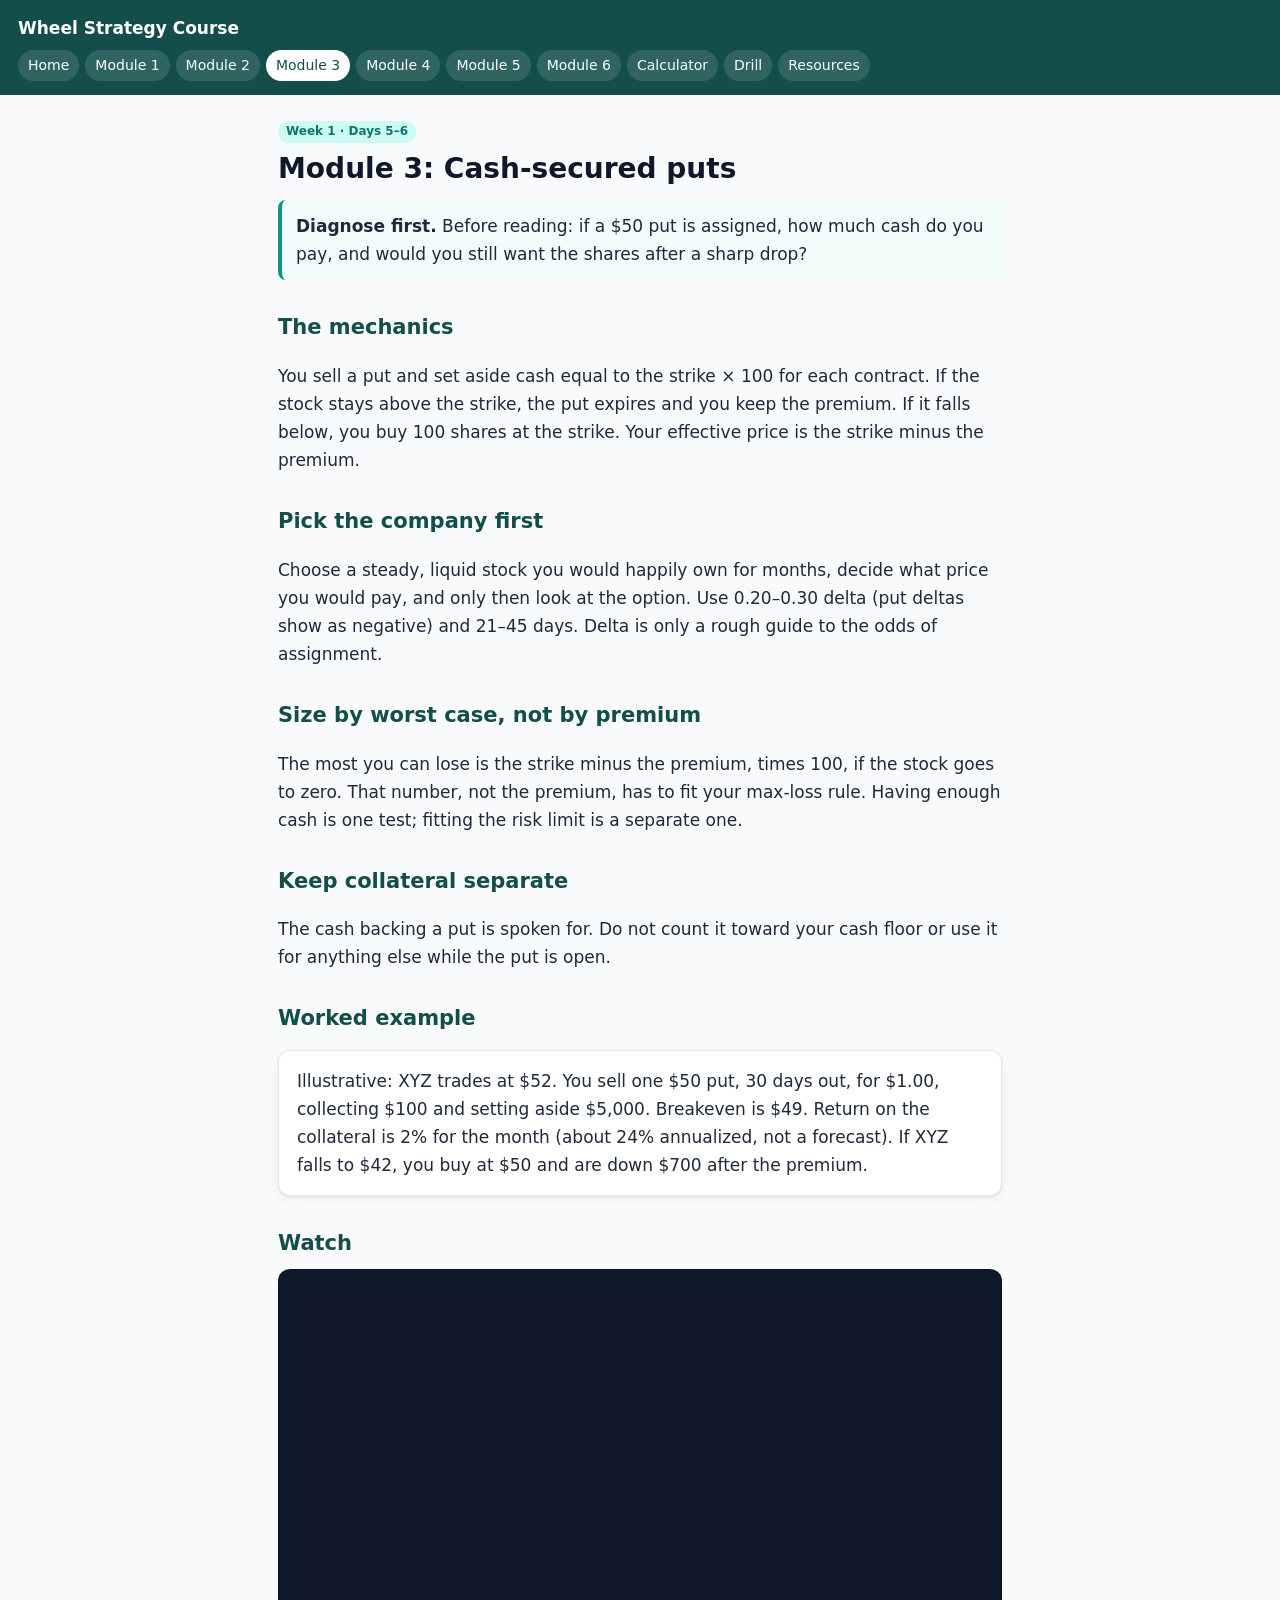
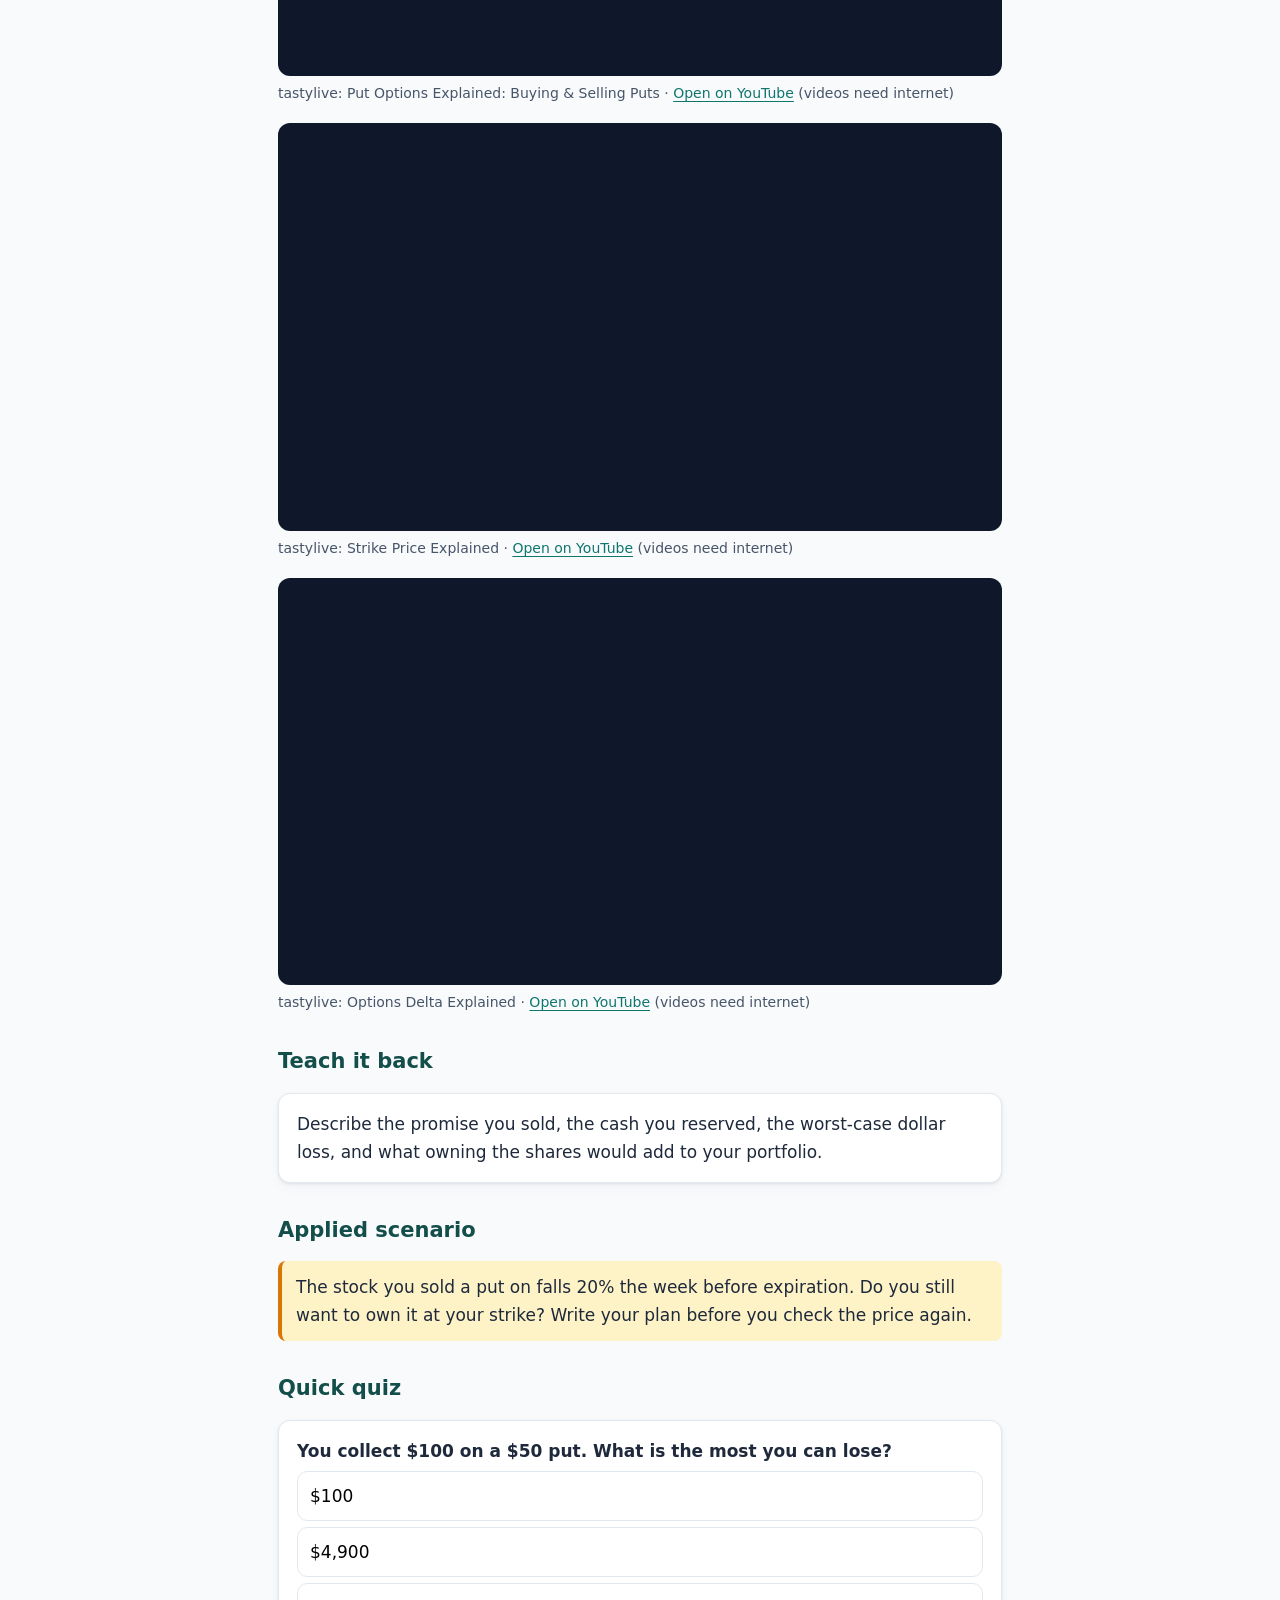
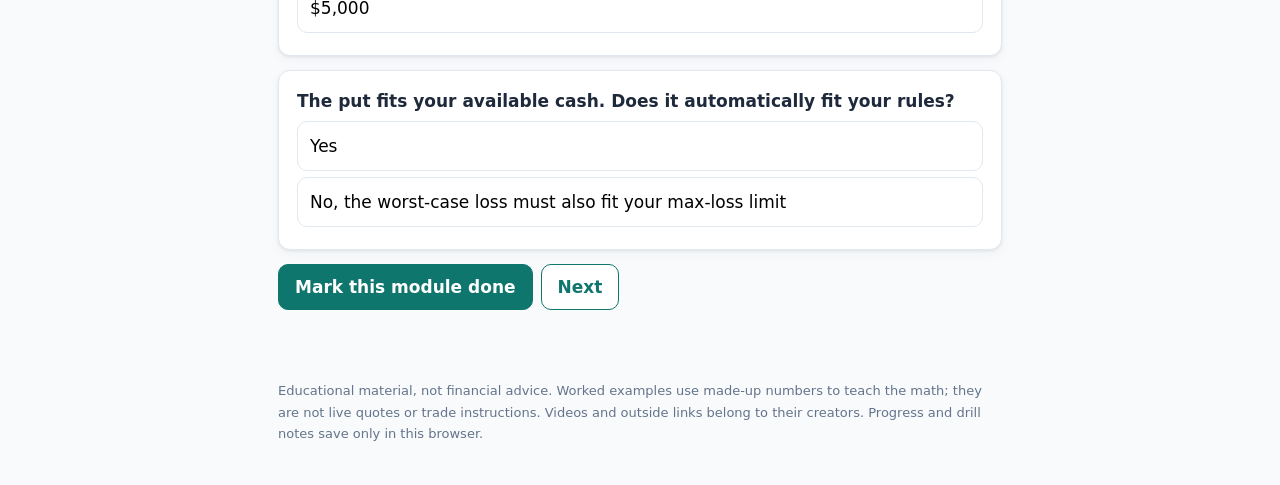
<file: m3.html>
<!doctype html><html lang="en"><head><meta charset="utf-8"><meta name="viewport" content="width=device-width,initial-scale=1"><title>Cash-secured puts · Wheel Strategy Course</title><link rel="manifest" href="manifest.webmanifest"><meta name="theme-color" content="#134e4a"><link rel="icon" href="assets/icon.svg"><link rel="apple-touch-icon" href="assets/icon.svg"><meta name="apple-mobile-web-app-capable" content="yes"><link rel="stylesheet" href="css/styles.css"></head><body><header class="top"><a href="index.html">Wheel Strategy Course</a><nav class="mods"><a href="index.html">Home</a><a href="m1.html">Module 1</a><a href="m2.html">Module 2</a><a href="m3.html" class=on>Module 3</a><a href="m4.html">Module 4</a><a href="m5.html">Module 5</a><a href="m6.html">Module 6</a><a href="calculator.html">Calculator</a><a href="drill.html">Drill</a><a href="resources.html">Resources</a></nav></header><main><span class="tag">Week 1 · Days 5–6</span><h1>Module 3: Cash-secured puts</h1><div class="note"><b>Diagnose first.</b> Before reading: if a $50 put is assigned, how much cash do you pay, and would you still want the shares after a sharp drop?</div><h2>The mechanics</h2><p>You sell a put and set aside cash equal to the strike × 100 for each contract. If the stock stays above the strike, the put expires and you keep the premium. If it falls below, you buy 100 shares at the strike. Your effective price is the strike minus the premium.</p><h2>Pick the company first</h2><p>Choose a steady, liquid stock you would happily own for months, decide what price you would pay, and only then look at the option. Use 0.20–0.30 delta (put deltas show as negative) and 21–45 days. Delta is only a rough guide to the odds of assignment.</p><h2>Size by worst case, not by premium</h2><p>The most you can lose is the strike minus the premium, times 100, if the stock goes to zero. That number, not the premium, has to fit your max-loss rule. Having enough cash is one test; fitting the risk limit is a separate one.</p><h2>Keep collateral separate</h2><p>The cash backing a put is spoken for. Do not count it toward your cash floor or use it for anything else while the put is open.</p><h2>Worked example</h2><div class="card">Illustrative: XYZ trades at $52. You sell one $50 put, 30 days out, for $1.00, collecting $100 and setting aside $5,000. Breakeven is $49. Return on the collateral is 2% for the month (about 24% annualized, not a forecast). If XYZ falls to $42, you buy at $50 and are down $700 after the premium.</div><h2>Watch</h2><div class="video"><iframe loading="lazy" src="https://www.youtube-nocookie.com/embed/FAwDrUqpGUI" title="Put Options Explained: Buying &amp; Selling Puts" allow="accelerometer; encrypted-media; picture-in-picture" allowfullscreen></iframe></div><p class="vcap">tastylive: Put Options Explained: Buying &amp; Selling Puts · <a href="https://www.youtube.com/watch?v=FAwDrUqpGUI" target="_blank" rel="noopener">Open on YouTube</a> (videos need internet)</p><div class="video"><iframe loading="lazy" src="https://www.youtube-nocookie.com/embed/PM08yjp1WHQ" title="Strike Price Explained" allow="accelerometer; encrypted-media; picture-in-picture" allowfullscreen></iframe></div><p class="vcap">tastylive: Strike Price Explained · <a href="https://www.youtube.com/watch?v=PM08yjp1WHQ" target="_blank" rel="noopener">Open on YouTube</a> (videos need internet)</p><div class="video"><iframe loading="lazy" src="https://www.youtube-nocookie.com/embed/k1B3uvJBD4g" title="Options Delta Explained" allow="accelerometer; encrypted-media; picture-in-picture" allowfullscreen></iframe></div><p class="vcap">tastylive: Options Delta Explained · <a href="https://www.youtube.com/watch?v=k1B3uvJBD4g" target="_blank" rel="noopener">Open on YouTube</a> (videos need internet)</p><h2>Teach it back</h2><div class="card">Describe the promise you sold, the cash you reserved, the worst-case dollar loss, and what owning the shares would add to your portfolio.</div><h2>Applied scenario</h2><div class="warn">The stock you sold a put on falls 20% the week before expiration. Do you still want to own it at your strike? Write your plan before you check the price again.</div><h2>Quick quiz</h2><div class="quiz"><div class="card" data-q data-a="1" data-why="$5,000 minus the $100 premium is $4,900 if the stock went to zero."><div class="q">You collect $100 on a $50 put. What is the most you can lose?</div><button class="opt" type="button">$100</button><button class="opt" type="button">$4,900</button><button class="opt" type="button">$5,000</button><div class="fb"></div></div><div class="card" data-q data-a="1" data-why="Cash coverage and loss limits are two separate checks."><div class="q">The put fits your available cash. Does it automatically fit your rules?</div><button class="opt" type="button">Yes</button><button class="opt" type="button">No, the worst-case loss must also fit your max-loss limit</button><div class="fb"></div></div></div><div class="row"><button class="btn" data-done="m3" type="button">Mark this module done</button><a class="btn ghost" href="m4.html">Next</a></div></main><footer>Educational material, not financial advice. Worked examples use made-up numbers to teach the math; they are not live quotes or trade instructions. Videos and outside links belong to their creators. Progress and drill notes save only in this browser.</footer><script src="js/app.js"></script></body></html>
</file>
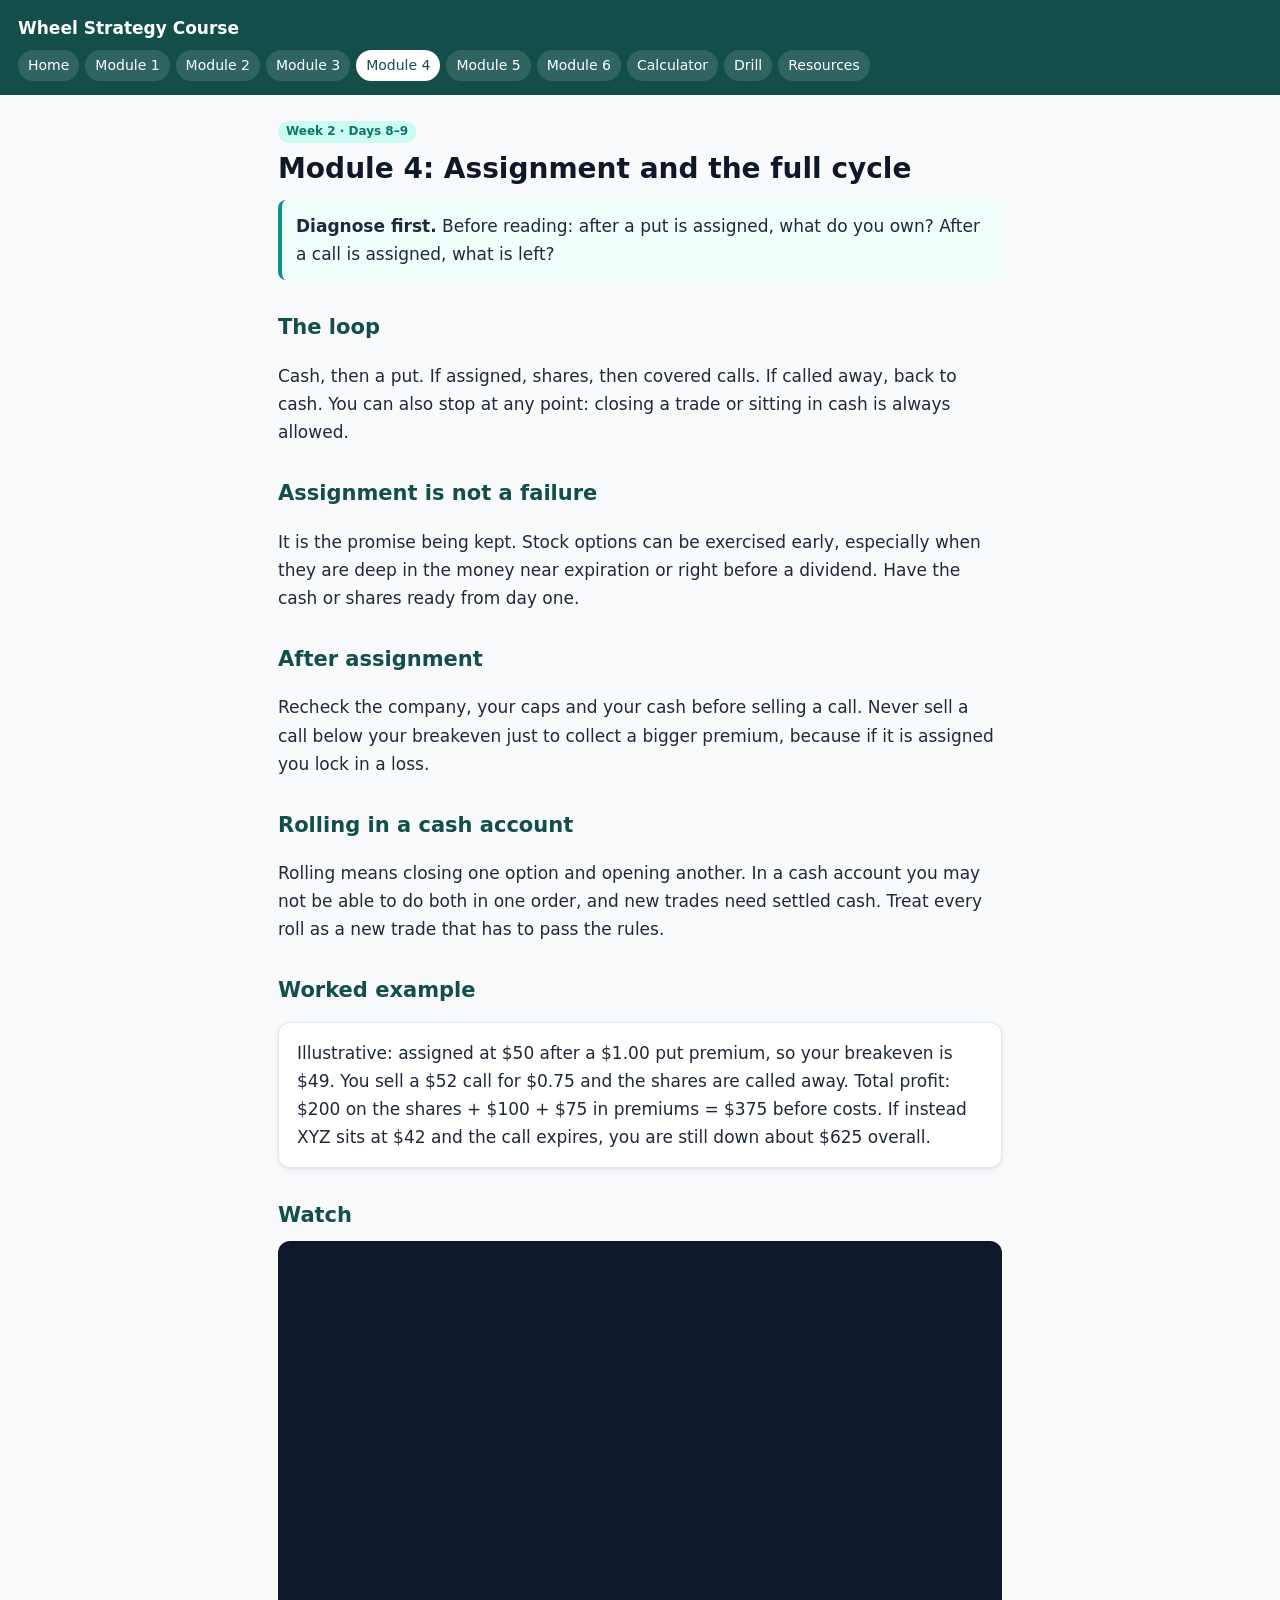
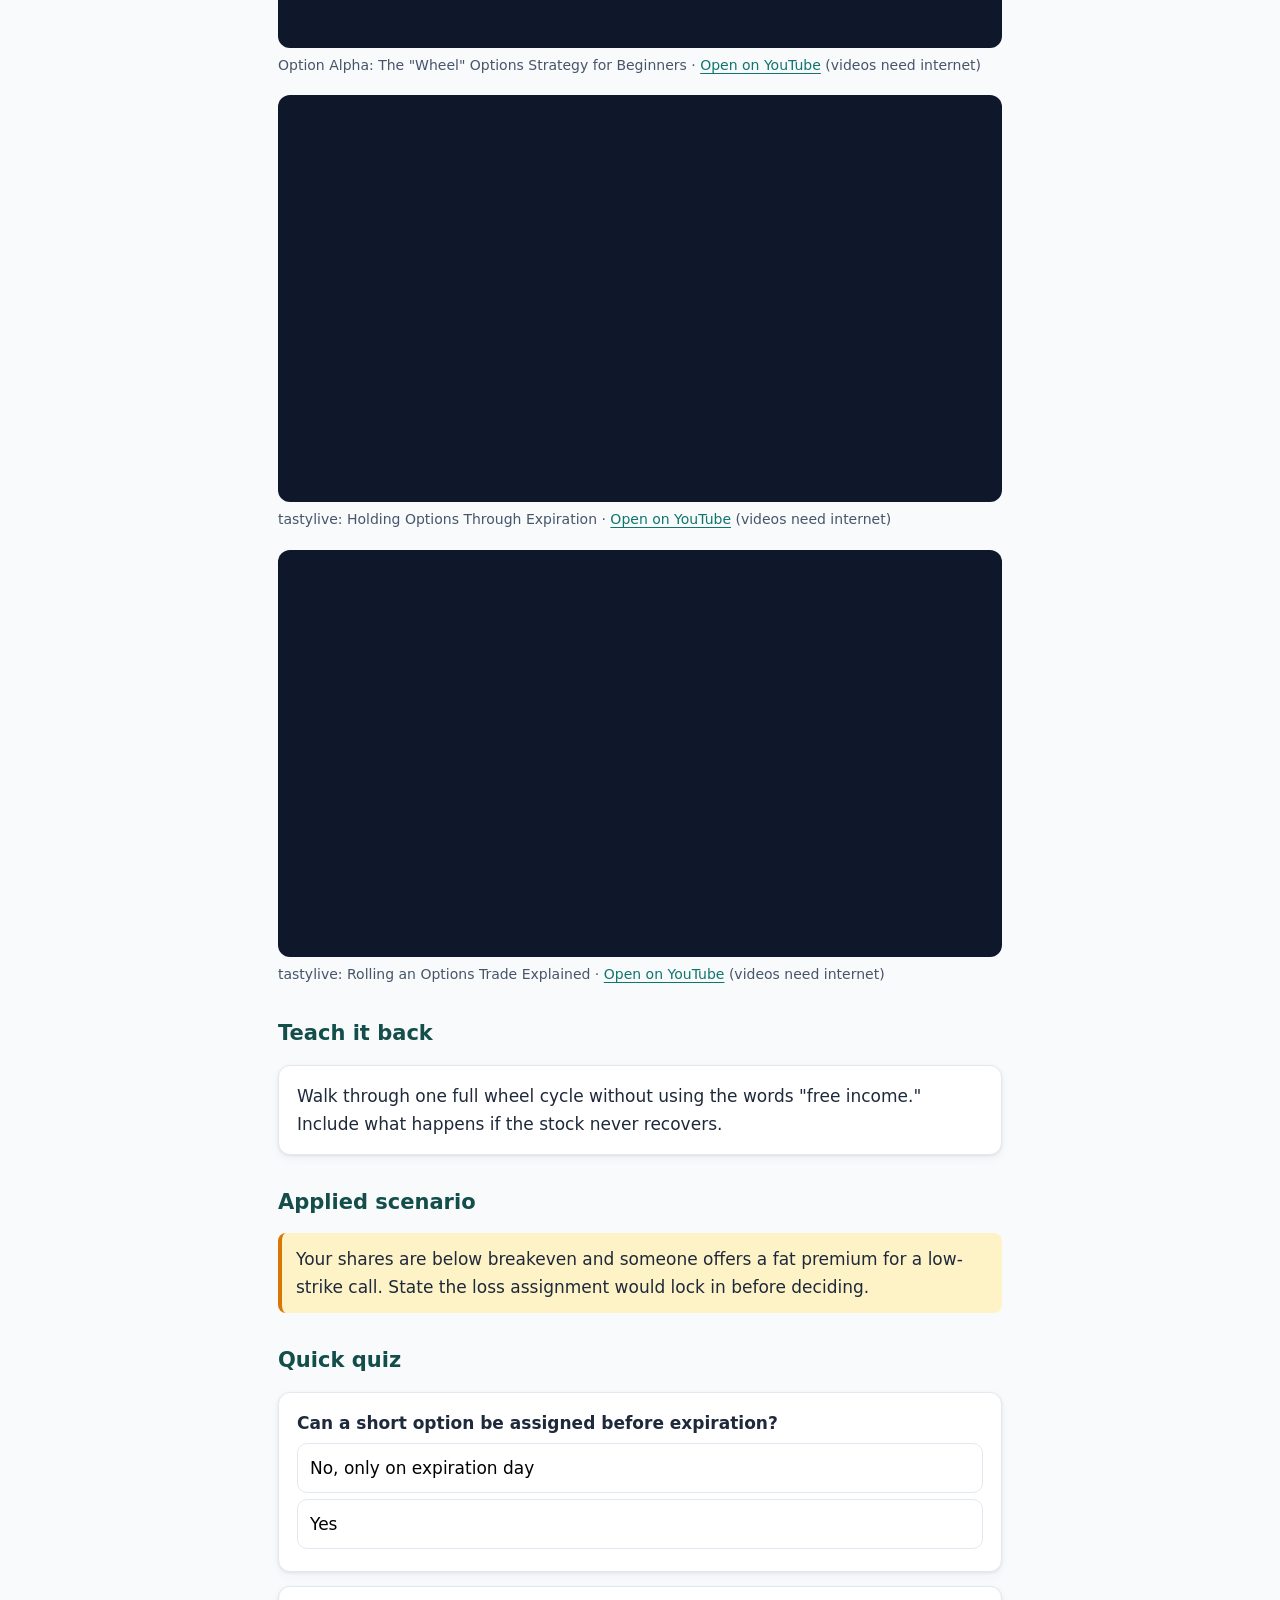
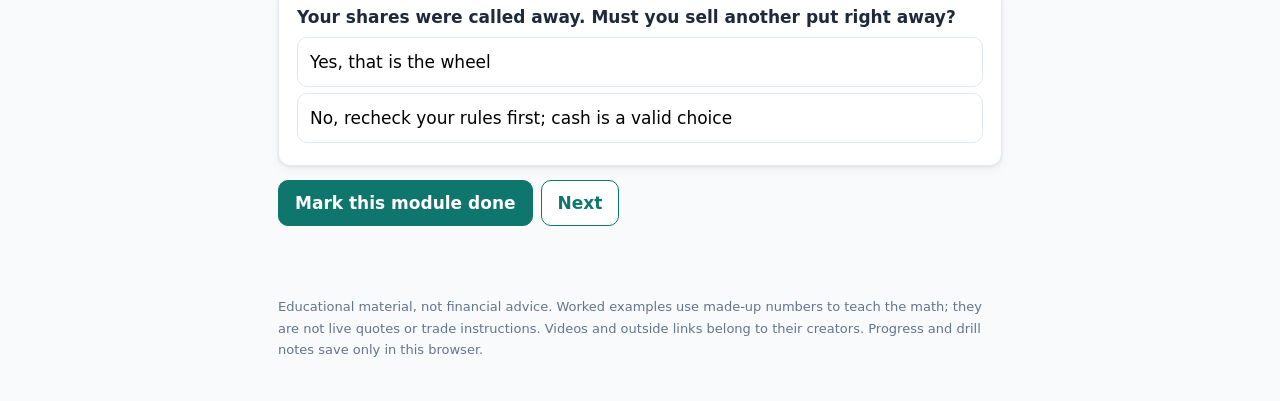
<file: m4.html>
<!doctype html><html lang="en"><head><meta charset="utf-8"><meta name="viewport" content="width=device-width,initial-scale=1"><title>Assignment and the full cycle · Wheel Strategy Course</title><link rel="manifest" href="manifest.webmanifest"><meta name="theme-color" content="#134e4a"><link rel="icon" href="assets/icon.svg"><link rel="apple-touch-icon" href="assets/icon.svg"><meta name="apple-mobile-web-app-capable" content="yes"><link rel="stylesheet" href="css/styles.css"></head><body><header class="top"><a href="index.html">Wheel Strategy Course</a><nav class="mods"><a href="index.html">Home</a><a href="m1.html">Module 1</a><a href="m2.html">Module 2</a><a href="m3.html">Module 3</a><a href="m4.html" class=on>Module 4</a><a href="m5.html">Module 5</a><a href="m6.html">Module 6</a><a href="calculator.html">Calculator</a><a href="drill.html">Drill</a><a href="resources.html">Resources</a></nav></header><main><span class="tag">Week 2 · Days 8–9</span><h1>Module 4: Assignment and the full cycle</h1><div class="note"><b>Diagnose first.</b> Before reading: after a put is assigned, what do you own? After a call is assigned, what is left?</div><h2>The loop</h2><p>Cash, then a put. If assigned, shares, then covered calls. If called away, back to cash. You can also stop at any point: closing a trade or sitting in cash is always allowed.</p><h2>Assignment is not a failure</h2><p>It is the promise being kept. Stock options can be exercised early, especially when they are deep in the money near expiration or right before a dividend. Have the cash or shares ready from day one.</p><h2>After assignment</h2><p>Recheck the company, your caps and your cash before selling a call. Never sell a call below your breakeven just to collect a bigger premium, because if it is assigned you lock in a loss.</p><h2>Rolling in a cash account</h2><p>Rolling means closing one option and opening another. In a cash account you may not be able to do both in one order, and new trades need settled cash. Treat every roll as a new trade that has to pass the rules.</p><h2>Worked example</h2><div class="card">Illustrative: assigned at $50 after a $1.00 put premium, so your breakeven is $49. You sell a $52 call for $0.75 and the shares are called away. Total profit: $200 on the shares + $100 + $75 in premiums = $375 before costs. If instead XYZ sits at $42 and the call expires, you are still down about $625 overall.</div><h2>Watch</h2><div class="video"><iframe loading="lazy" src="https://www.youtube-nocookie.com/embed/NE-QlLuJ8mY" title="The &quot;Wheel&quot; Options Strategy for Beginners" allow="accelerometer; encrypted-media; picture-in-picture" allowfullscreen></iframe></div><p class="vcap">Option Alpha: The &quot;Wheel&quot; Options Strategy for Beginners · <a href="https://www.youtube.com/watch?v=NE-QlLuJ8mY" target="_blank" rel="noopener">Open on YouTube</a> (videos need internet)</p><div class="video"><iframe loading="lazy" src="https://www.youtube-nocookie.com/embed/yqIgnMGzSTU" title="Holding Options Through Expiration" allow="accelerometer; encrypted-media; picture-in-picture" allowfullscreen></iframe></div><p class="vcap">tastylive: Holding Options Through Expiration · <a href="https://www.youtube.com/watch?v=yqIgnMGzSTU" target="_blank" rel="noopener">Open on YouTube</a> (videos need internet)</p><div class="video"><iframe loading="lazy" src="https://www.youtube-nocookie.com/embed/VqsFQNOocB4" title="Rolling an Options Trade Explained" allow="accelerometer; encrypted-media; picture-in-picture" allowfullscreen></iframe></div><p class="vcap">tastylive: Rolling an Options Trade Explained · <a href="https://www.youtube.com/watch?v=VqsFQNOocB4" target="_blank" rel="noopener">Open on YouTube</a> (videos need internet)</p><h2>Teach it back</h2><div class="card">Walk through one full wheel cycle without using the words &quot;free income.&quot; Include what happens if the stock never recovers.</div><h2>Applied scenario</h2><div class="warn">Your shares are below breakeven and someone offers a fat premium for a low-strike call. State the loss assignment would lock in before deciding.</div><h2>Quick quiz</h2><div class="quiz"><div class="card" data-q data-a="1" data-why="American-style stock options can be exercised at any time."><div class="q">Can a short option be assigned before expiration?</div><button class="opt" type="button">No, only on expiration day</button><button class="opt" type="button">Yes</button><div class="fb"></div></div><div class="card" data-q data-a="1" data-why="The wheel is a choice, not an obligation to keep trading."><div class="q">Your shares were called away. Must you sell another put right away?</div><button class="opt" type="button">Yes, that is the wheel</button><button class="opt" type="button">No, recheck your rules first; cash is a valid choice</button><div class="fb"></div></div></div><div class="row"><button class="btn" data-done="m4" type="button">Mark this module done</button><a class="btn ghost" href="m5.html">Next</a></div></main><footer>Educational material, not financial advice. Worked examples use made-up numbers to teach the math; they are not live quotes or trade instructions. Videos and outside links belong to their creators. Progress and drill notes save only in this browser.</footer><script src="js/app.js"></script></body></html>
</file>
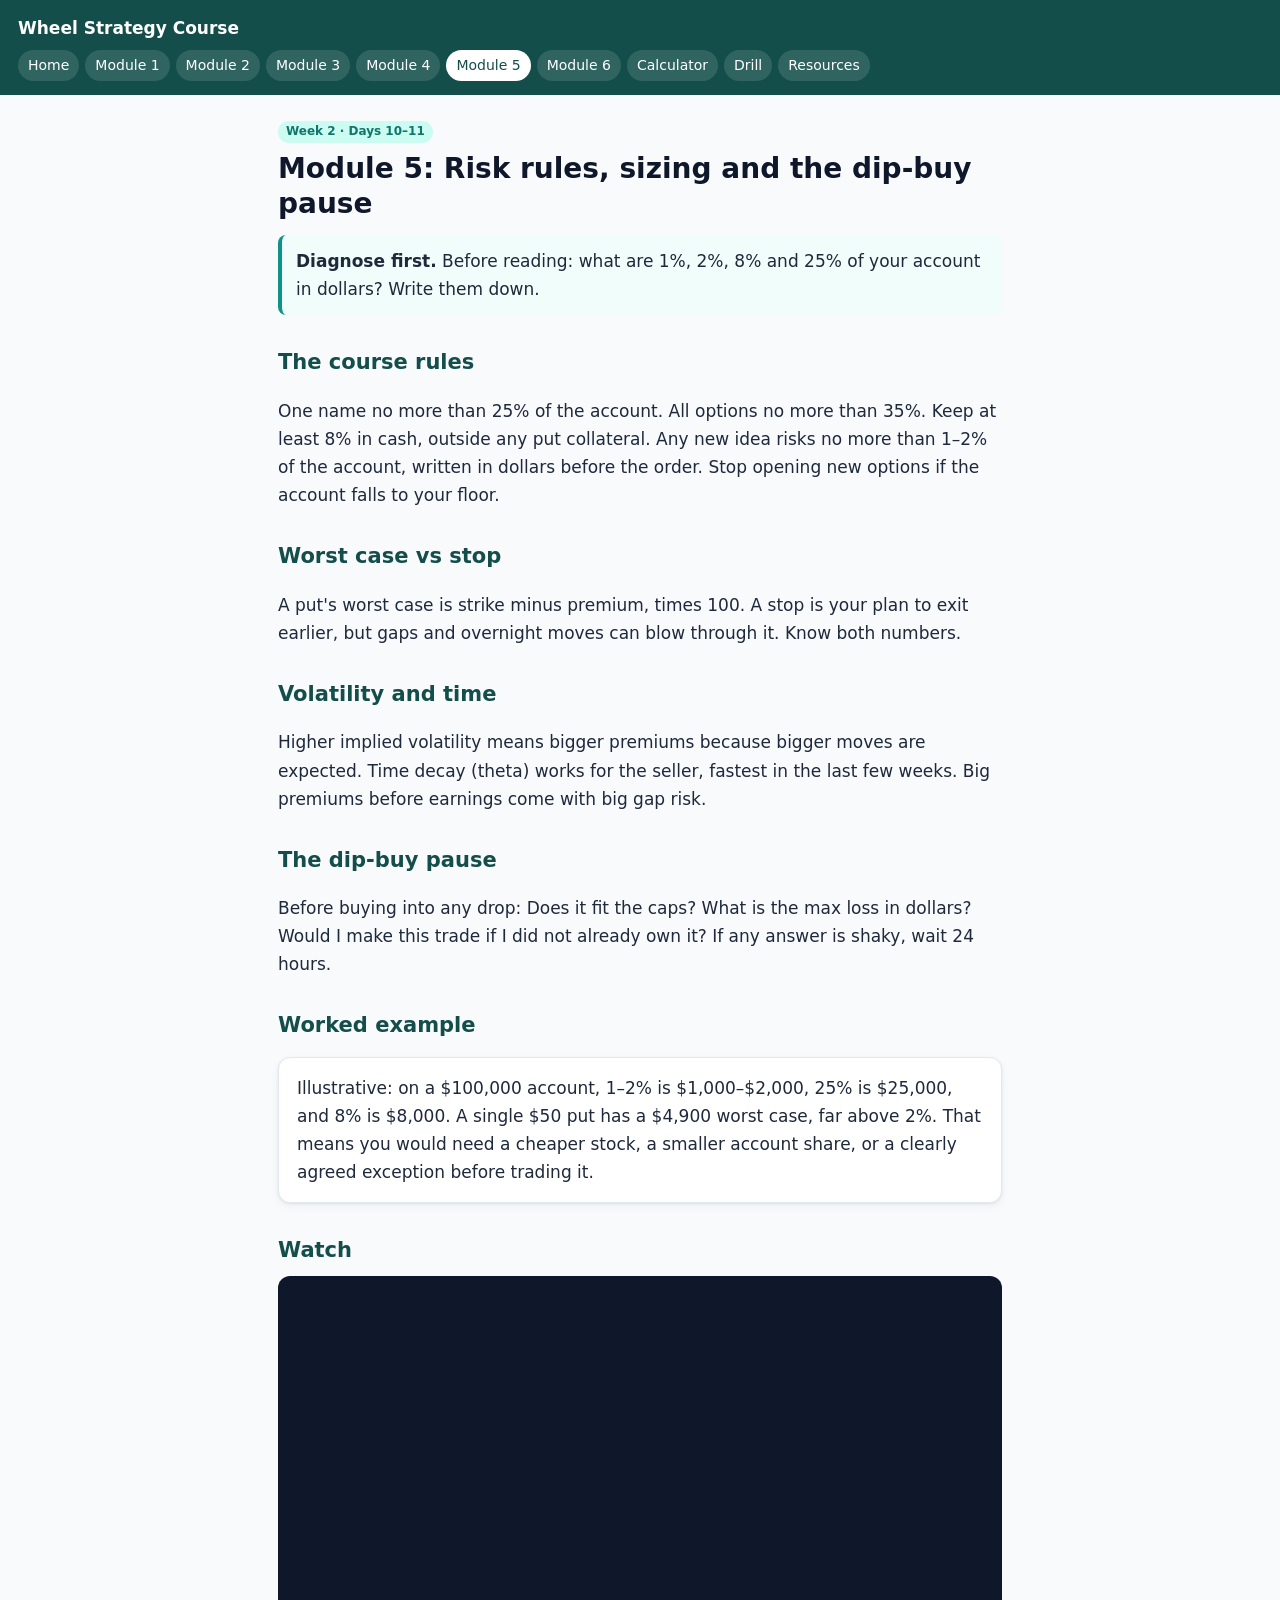
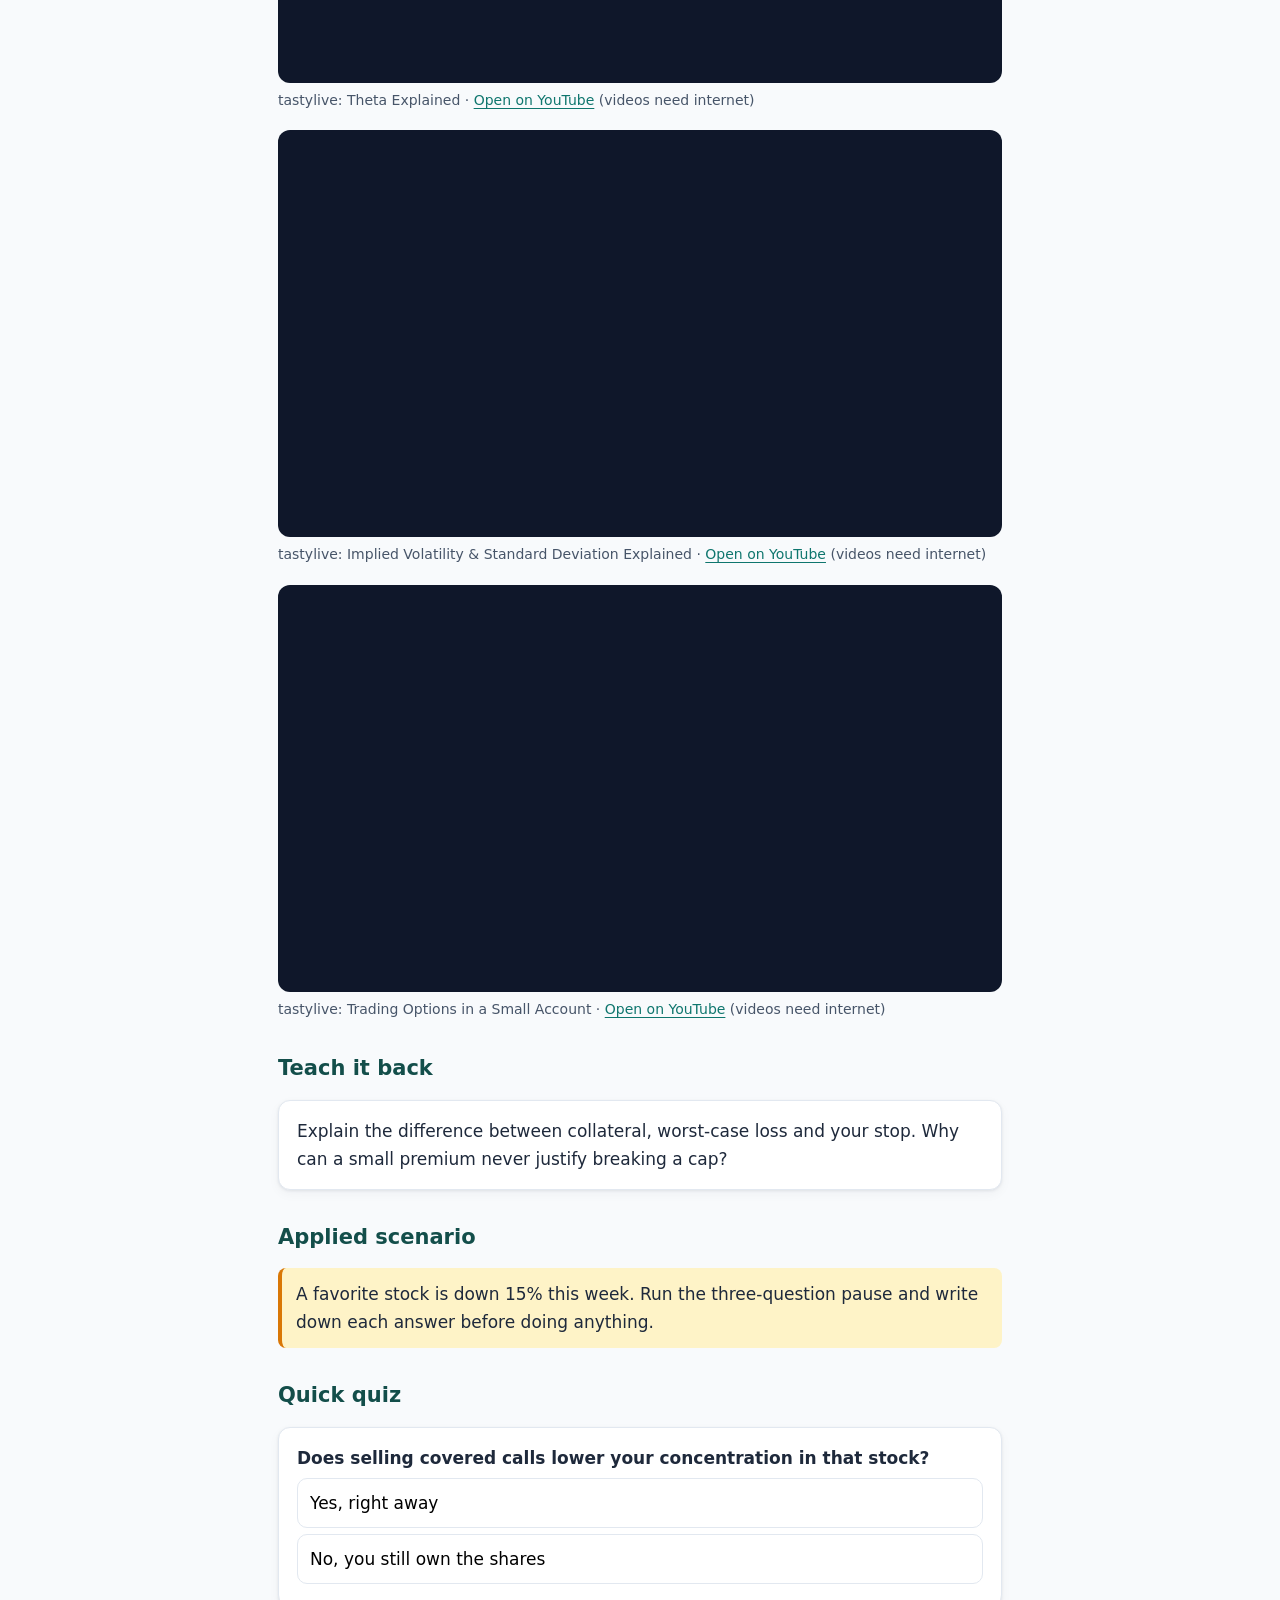
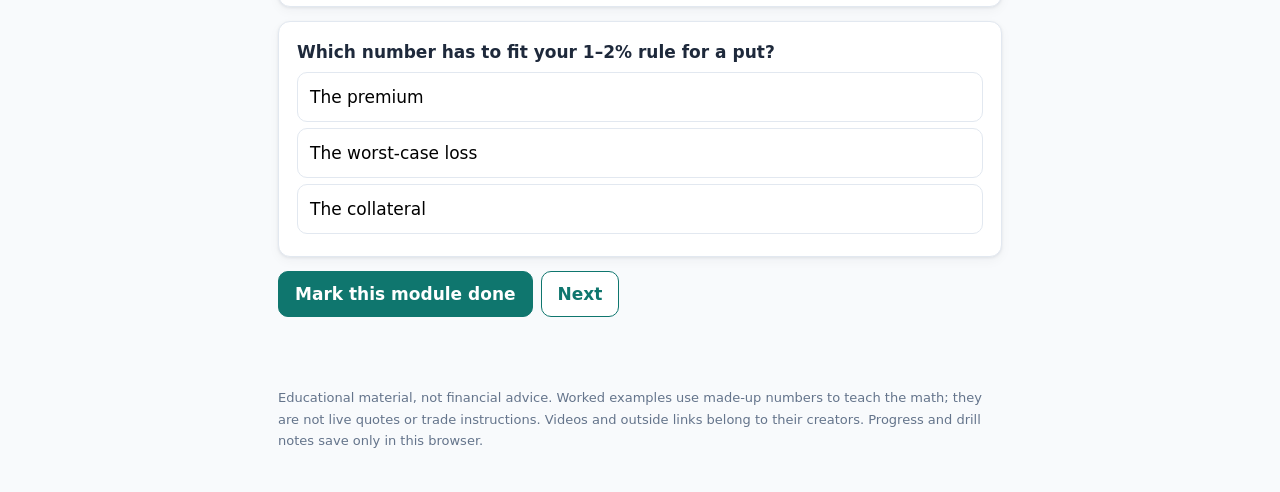
<file: m5.html>
<!doctype html><html lang="en"><head><meta charset="utf-8"><meta name="viewport" content="width=device-width,initial-scale=1"><title>Risk rules, sizing and the dip-buy pause · Wheel Strategy Course</title><link rel="manifest" href="manifest.webmanifest"><meta name="theme-color" content="#134e4a"><link rel="icon" href="assets/icon.svg"><link rel="apple-touch-icon" href="assets/icon.svg"><meta name="apple-mobile-web-app-capable" content="yes"><link rel="stylesheet" href="css/styles.css"></head><body><header class="top"><a href="index.html">Wheel Strategy Course</a><nav class="mods"><a href="index.html">Home</a><a href="m1.html">Module 1</a><a href="m2.html">Module 2</a><a href="m3.html">Module 3</a><a href="m4.html">Module 4</a><a href="m5.html" class=on>Module 5</a><a href="m6.html">Module 6</a><a href="calculator.html">Calculator</a><a href="drill.html">Drill</a><a href="resources.html">Resources</a></nav></header><main><span class="tag">Week 2 · Days 10–11</span><h1>Module 5: Risk rules, sizing and the dip-buy pause</h1><div class="note"><b>Diagnose first.</b> Before reading: what are 1%, 2%, 8% and 25% of your account in dollars? Write them down.</div><h2>The course rules</h2><p>One name no more than 25% of the account. All options no more than 35%. Keep at least 8% in cash, outside any put collateral. Any new idea risks no more than 1–2% of the account, written in dollars before the order. Stop opening new options if the account falls to your floor.</p><h2>Worst case vs stop</h2><p>A put&#x27;s worst case is strike minus premium, times 100. A stop is your plan to exit earlier, but gaps and overnight moves can blow through it. Know both numbers.</p><h2>Volatility and time</h2><p>Higher implied volatility means bigger premiums because bigger moves are expected. Time decay (theta) works for the seller, fastest in the last few weeks. Big premiums before earnings come with big gap risk.</p><h2>The dip-buy pause</h2><p>Before buying into any drop: Does it fit the caps? What is the max loss in dollars? Would I make this trade if I did not already own it? If any answer is shaky, wait 24 hours.</p><h2>Worked example</h2><div class="card">Illustrative: on a $100,000 account, 1–2% is $1,000–$2,000, 25% is $25,000, and 8% is $8,000. A single $50 put has a $4,900 worst case, far above 2%. That means you would need a cheaper stock, a smaller account share, or a clearly agreed exception before trading it.</div><h2>Watch</h2><div class="video"><iframe loading="lazy" src="https://www.youtube-nocookie.com/embed/hCtTVaRxTNE" title="Theta Explained" allow="accelerometer; encrypted-media; picture-in-picture" allowfullscreen></iframe></div><p class="vcap">tastylive: Theta Explained · <a href="https://www.youtube.com/watch?v=hCtTVaRxTNE" target="_blank" rel="noopener">Open on YouTube</a> (videos need internet)</p><div class="video"><iframe loading="lazy" src="https://www.youtube-nocookie.com/embed/StEHQgvVoto" title="Implied Volatility &amp; Standard Deviation Explained" allow="accelerometer; encrypted-media; picture-in-picture" allowfullscreen></iframe></div><p class="vcap">tastylive: Implied Volatility &amp; Standard Deviation Explained · <a href="https://www.youtube.com/watch?v=StEHQgvVoto" target="_blank" rel="noopener">Open on YouTube</a> (videos need internet)</p><div class="video"><iframe loading="lazy" src="https://www.youtube-nocookie.com/embed/IQ4LcLHU1sA" title="Trading Options in a Small Account" allow="accelerometer; encrypted-media; picture-in-picture" allowfullscreen></iframe></div><p class="vcap">tastylive: Trading Options in a Small Account · <a href="https://www.youtube.com/watch?v=IQ4LcLHU1sA" target="_blank" rel="noopener">Open on YouTube</a> (videos need internet)</p><h2>Teach it back</h2><div class="card">Explain the difference between collateral, worst-case loss and your stop. Why can a small premium never justify breaking a cap?</div><h2>Applied scenario</h2><div class="warn">A favorite stock is down 15% this week. Run the three-question pause and write down each answer before doing anything.</div><h2>Quick quiz</h2><div class="quiz"><div class="card" data-q data-a="1" data-why="Only selling the shares lowers concentration."><div class="q">Does selling covered calls lower your concentration in that stock?</div><button class="opt" type="button">Yes, right away</button><button class="opt" type="button">No, you still own the shares</button><div class="fb"></div></div><div class="card" data-q data-a="1" data-why="Risk limits are about how much you can lose."><div class="q">Which number has to fit your 1–2% rule for a put?</div><button class="opt" type="button">The premium</button><button class="opt" type="button">The worst-case loss</button><button class="opt" type="button">The collateral</button><div class="fb"></div></div></div><div class="row"><button class="btn" data-done="m5" type="button">Mark this module done</button><a class="btn ghost" href="m6.html">Next</a></div></main><footer>Educational material, not financial advice. Worked examples use made-up numbers to teach the math; they are not live quotes or trade instructions. Videos and outside links belong to their creators. Progress and drill notes save only in this browser.</footer><script src="js/app.js"></script></body></html>
</file>
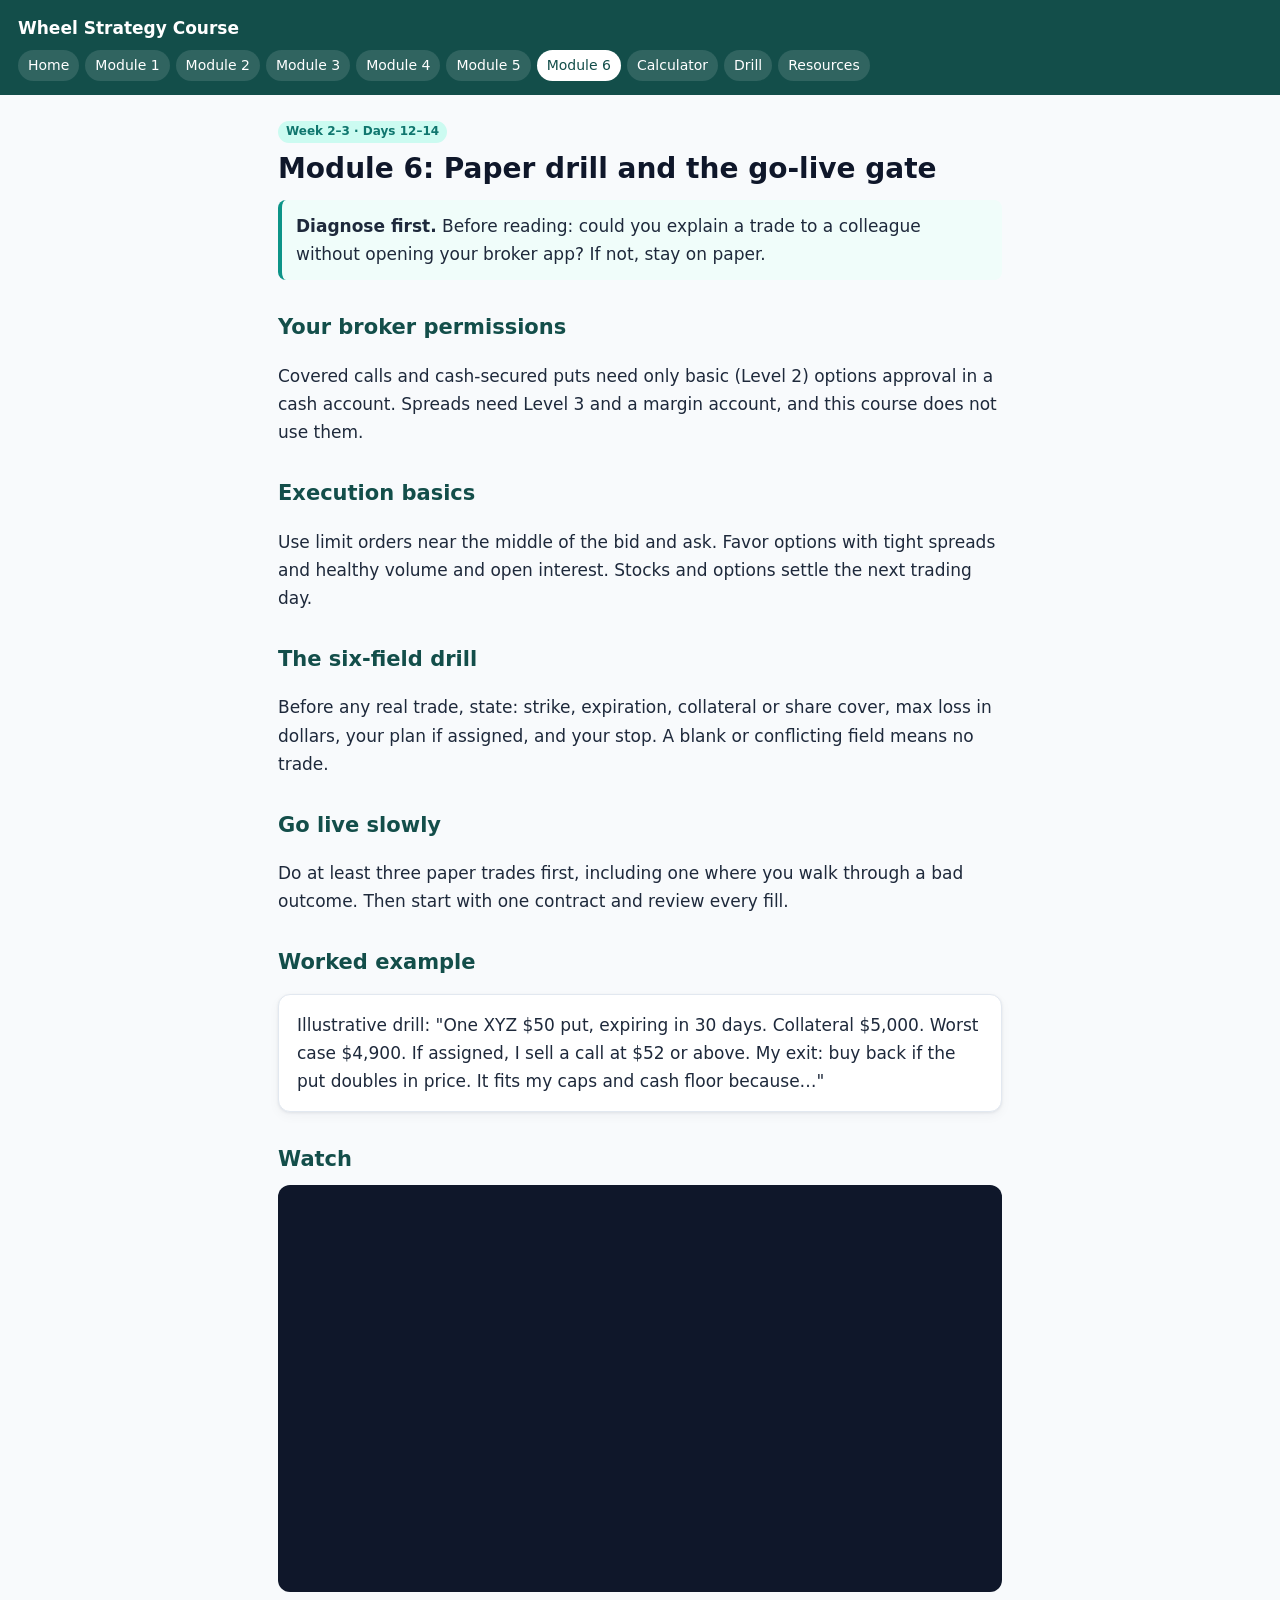
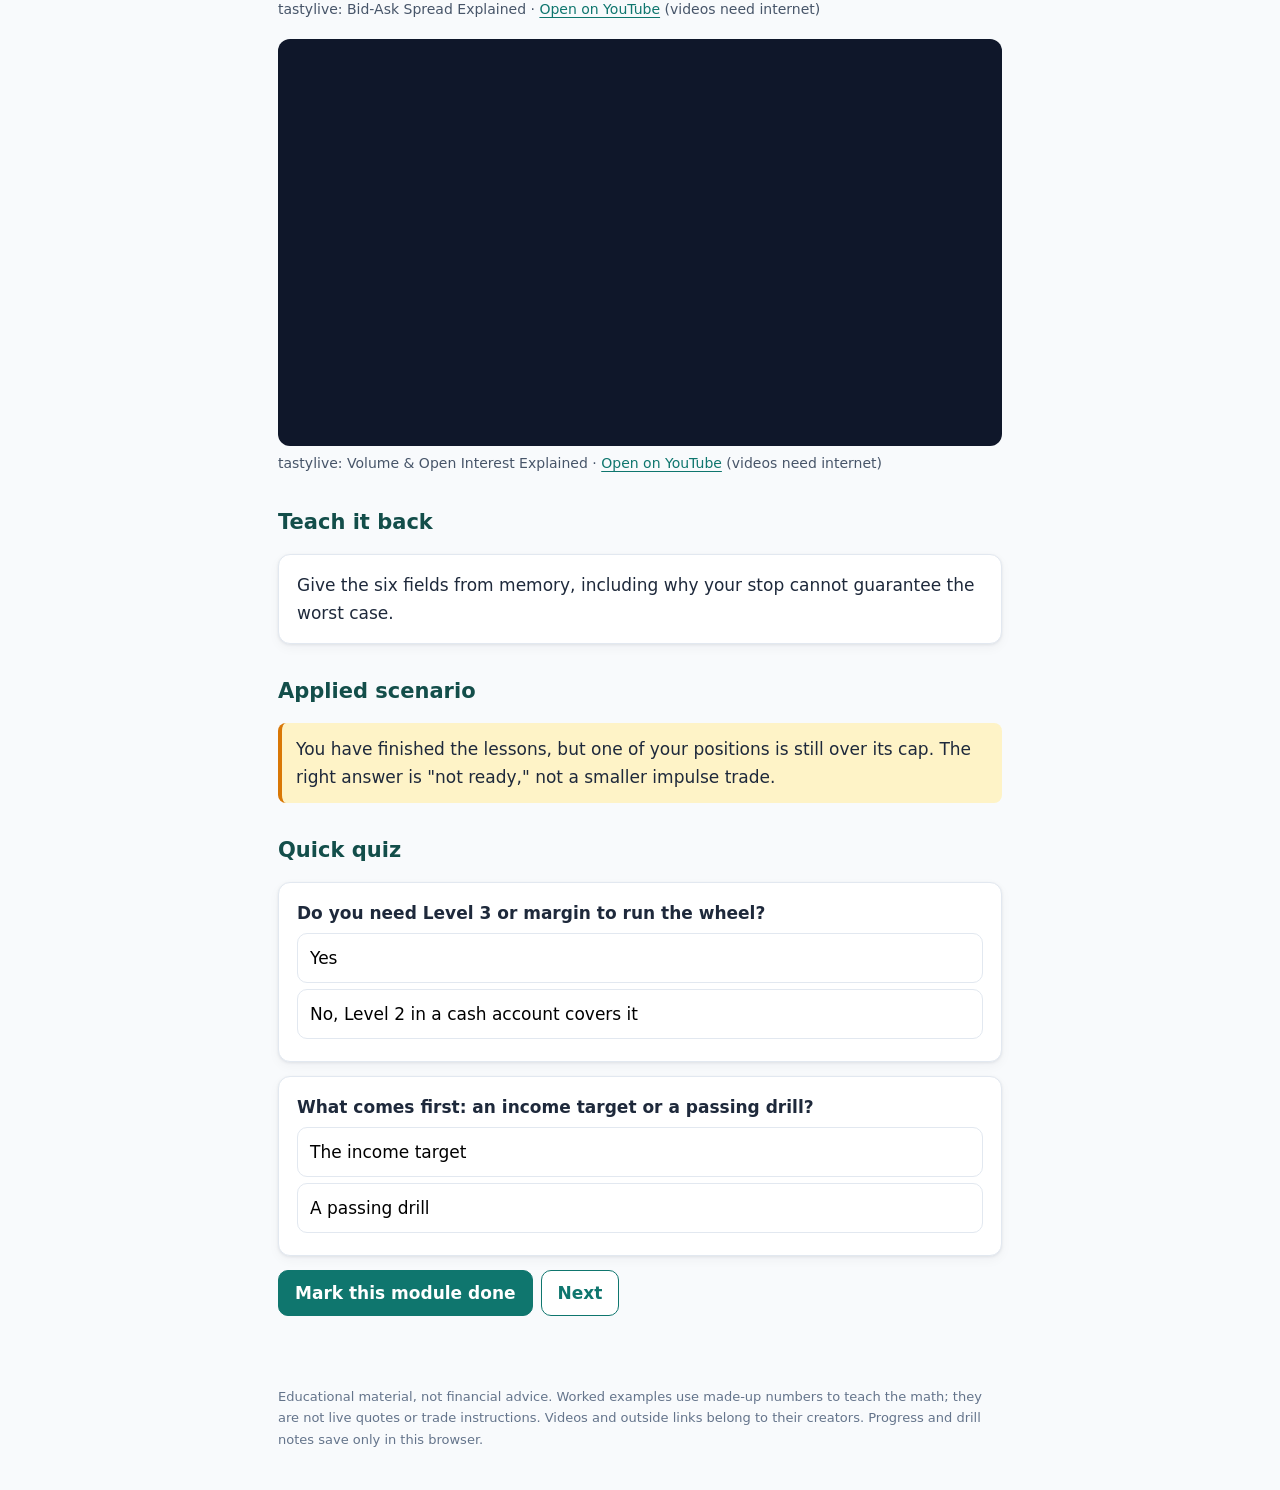
<file: m6.html>
<!doctype html><html lang="en"><head><meta charset="utf-8"><meta name="viewport" content="width=device-width,initial-scale=1"><title>Paper drill and the go-live gate · Wheel Strategy Course</title><link rel="manifest" href="manifest.webmanifest"><meta name="theme-color" content="#134e4a"><link rel="icon" href="assets/icon.svg"><link rel="apple-touch-icon" href="assets/icon.svg"><meta name="apple-mobile-web-app-capable" content="yes"><link rel="stylesheet" href="css/styles.css"></head><body><header class="top"><a href="index.html">Wheel Strategy Course</a><nav class="mods"><a href="index.html">Home</a><a href="m1.html">Module 1</a><a href="m2.html">Module 2</a><a href="m3.html">Module 3</a><a href="m4.html">Module 4</a><a href="m5.html">Module 5</a><a href="m6.html" class=on>Module 6</a><a href="calculator.html">Calculator</a><a href="drill.html">Drill</a><a href="resources.html">Resources</a></nav></header><main><span class="tag">Week 2–3 · Days 12–14</span><h1>Module 6: Paper drill and the go-live gate</h1><div class="note"><b>Diagnose first.</b> Before reading: could you explain a trade to a colleague without opening your broker app? If not, stay on paper.</div><h2>Your broker permissions</h2><p>Covered calls and cash-secured puts need only basic (Level 2) options approval in a cash account. Spreads need Level 3 and a margin account, and this course does not use them.</p><h2>Execution basics</h2><p>Use limit orders near the middle of the bid and ask. Favor options with tight spreads and healthy volume and open interest. Stocks and options settle the next trading day.</p><h2>The six-field drill</h2><p>Before any real trade, state: strike, expiration, collateral or share cover, max loss in dollars, your plan if assigned, and your stop. A blank or conflicting field means no trade.</p><h2>Go live slowly</h2><p>Do at least three paper trades first, including one where you walk through a bad outcome. Then start with one contract and review every fill.</p><h2>Worked example</h2><div class="card">Illustrative drill: &quot;One XYZ $50 put, expiring in 30 days. Collateral $5,000. Worst case $4,900. If assigned, I sell a call at $52 or above. My exit: buy back if the put doubles in price. It fits my caps and cash floor because…&quot;</div><h2>Watch</h2><div class="video"><iframe loading="lazy" src="https://www.youtube-nocookie.com/embed/Y_RtP2Wjeo4" title="Bid-Ask Spread Explained" allow="accelerometer; encrypted-media; picture-in-picture" allowfullscreen></iframe></div><p class="vcap">tastylive: Bid-Ask Spread Explained · <a href="https://www.youtube.com/watch?v=Y_RtP2Wjeo4" target="_blank" rel="noopener">Open on YouTube</a> (videos need internet)</p><div class="video"><iframe loading="lazy" src="https://www.youtube-nocookie.com/embed/7K3navPkzlU" title="Volume &amp; Open Interest Explained" allow="accelerometer; encrypted-media; picture-in-picture" allowfullscreen></iframe></div><p class="vcap">tastylive: Volume &amp; Open Interest Explained · <a href="https://www.youtube.com/watch?v=7K3navPkzlU" target="_blank" rel="noopener">Open on YouTube</a> (videos need internet)</p><h2>Teach it back</h2><div class="card">Give the six fields from memory, including why your stop cannot guarantee the worst case.</div><h2>Applied scenario</h2><div class="warn">You have finished the lessons, but one of your positions is still over its cap. The right answer is &quot;not ready,&quot; not a smaller impulse trade.</div><h2>Quick quiz</h2><div class="quiz"><div class="card" data-q data-a="1" data-why="Covered calls and cash-secured puts are Level 2 strategies."><div class="q">Do you need Level 3 or margin to run the wheel?</div><button class="opt" type="button">Yes</button><button class="opt" type="button">No, Level 2 in a cash account covers it</button><div class="fb"></div></div><div class="card" data-q data-a="1" data-why="Rules and a complete drill come before any income goal."><div class="q">What comes first: an income target or a passing drill?</div><button class="opt" type="button">The income target</button><button class="opt" type="button">A passing drill</button><div class="fb"></div></div></div><div class="row"><button class="btn" data-done="m6" type="button">Mark this module done</button><a class="btn ghost" href="drill.html">Next</a></div></main><footer>Educational material, not financial advice. Worked examples use made-up numbers to teach the math; they are not live quotes or trade instructions. Videos and outside links belong to their creators. Progress and drill notes save only in this browser.</footer><script src="js/app.js"></script></body></html>
</file>
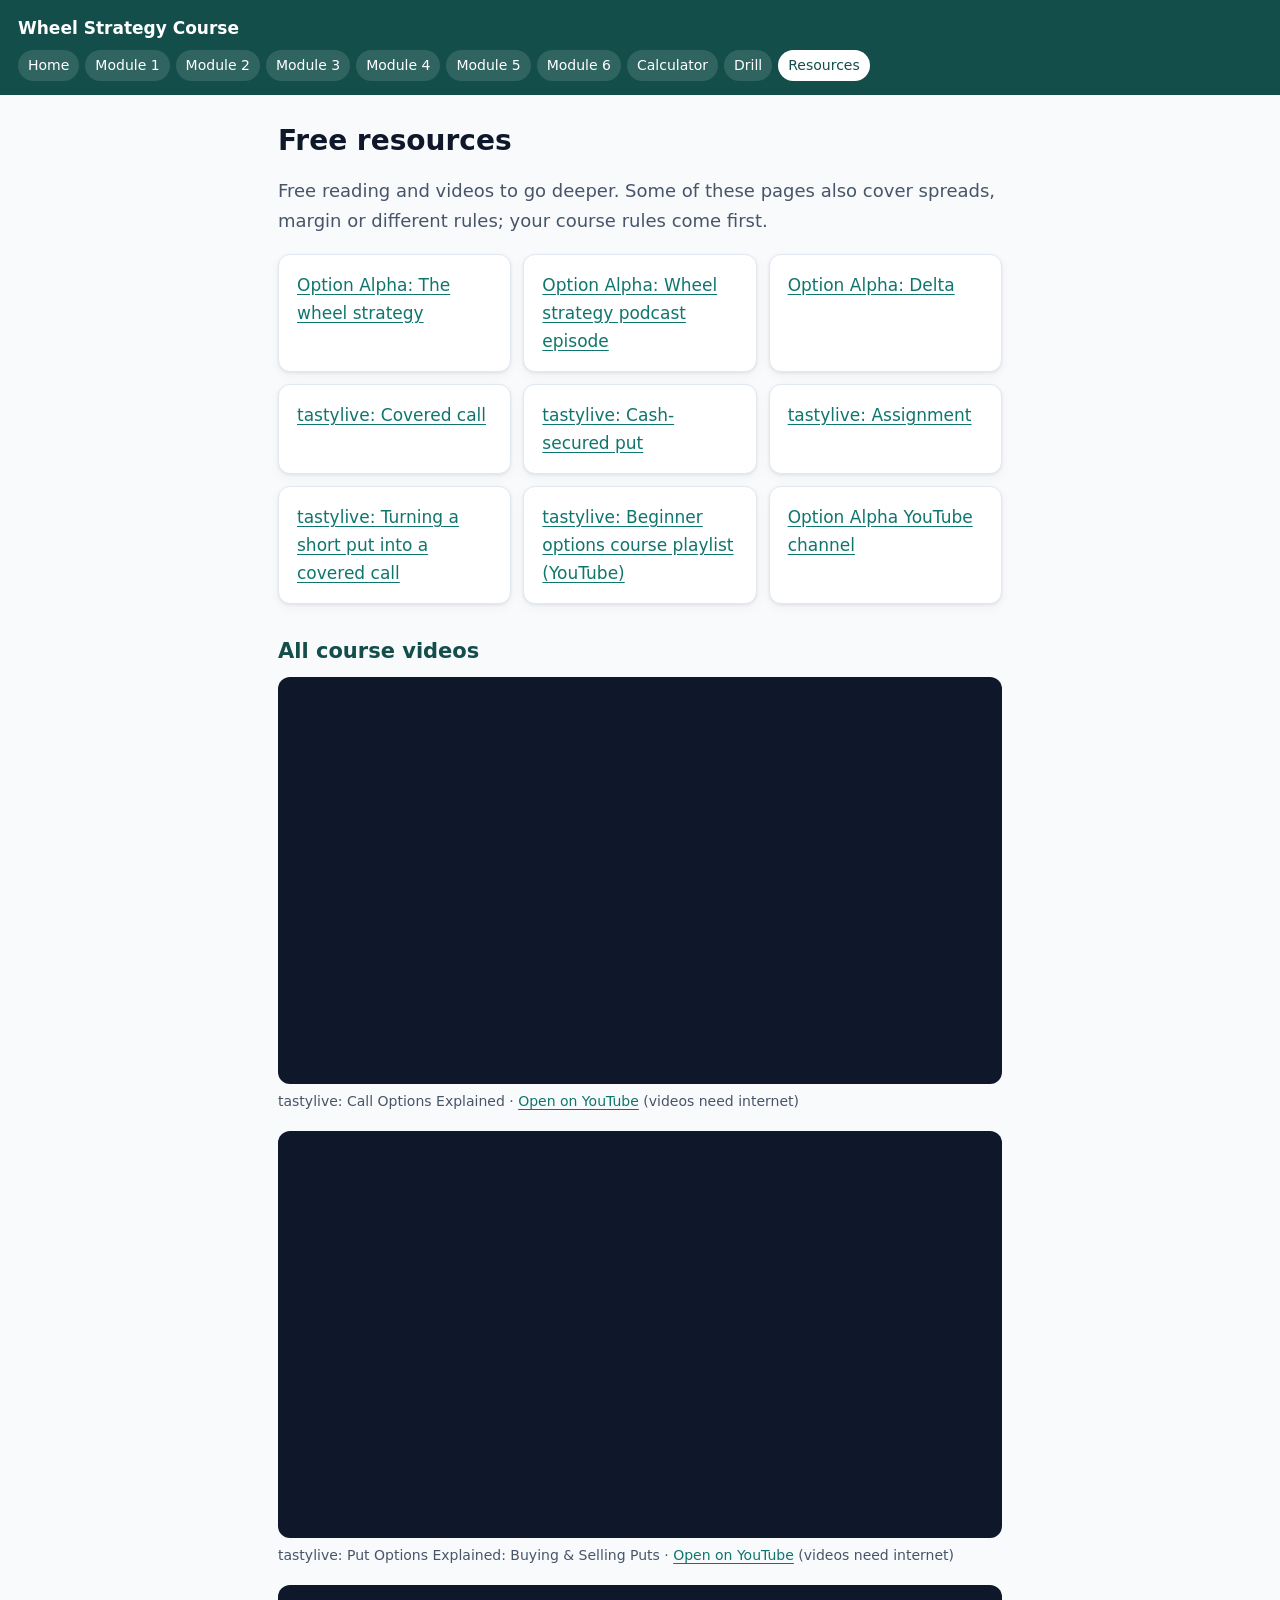
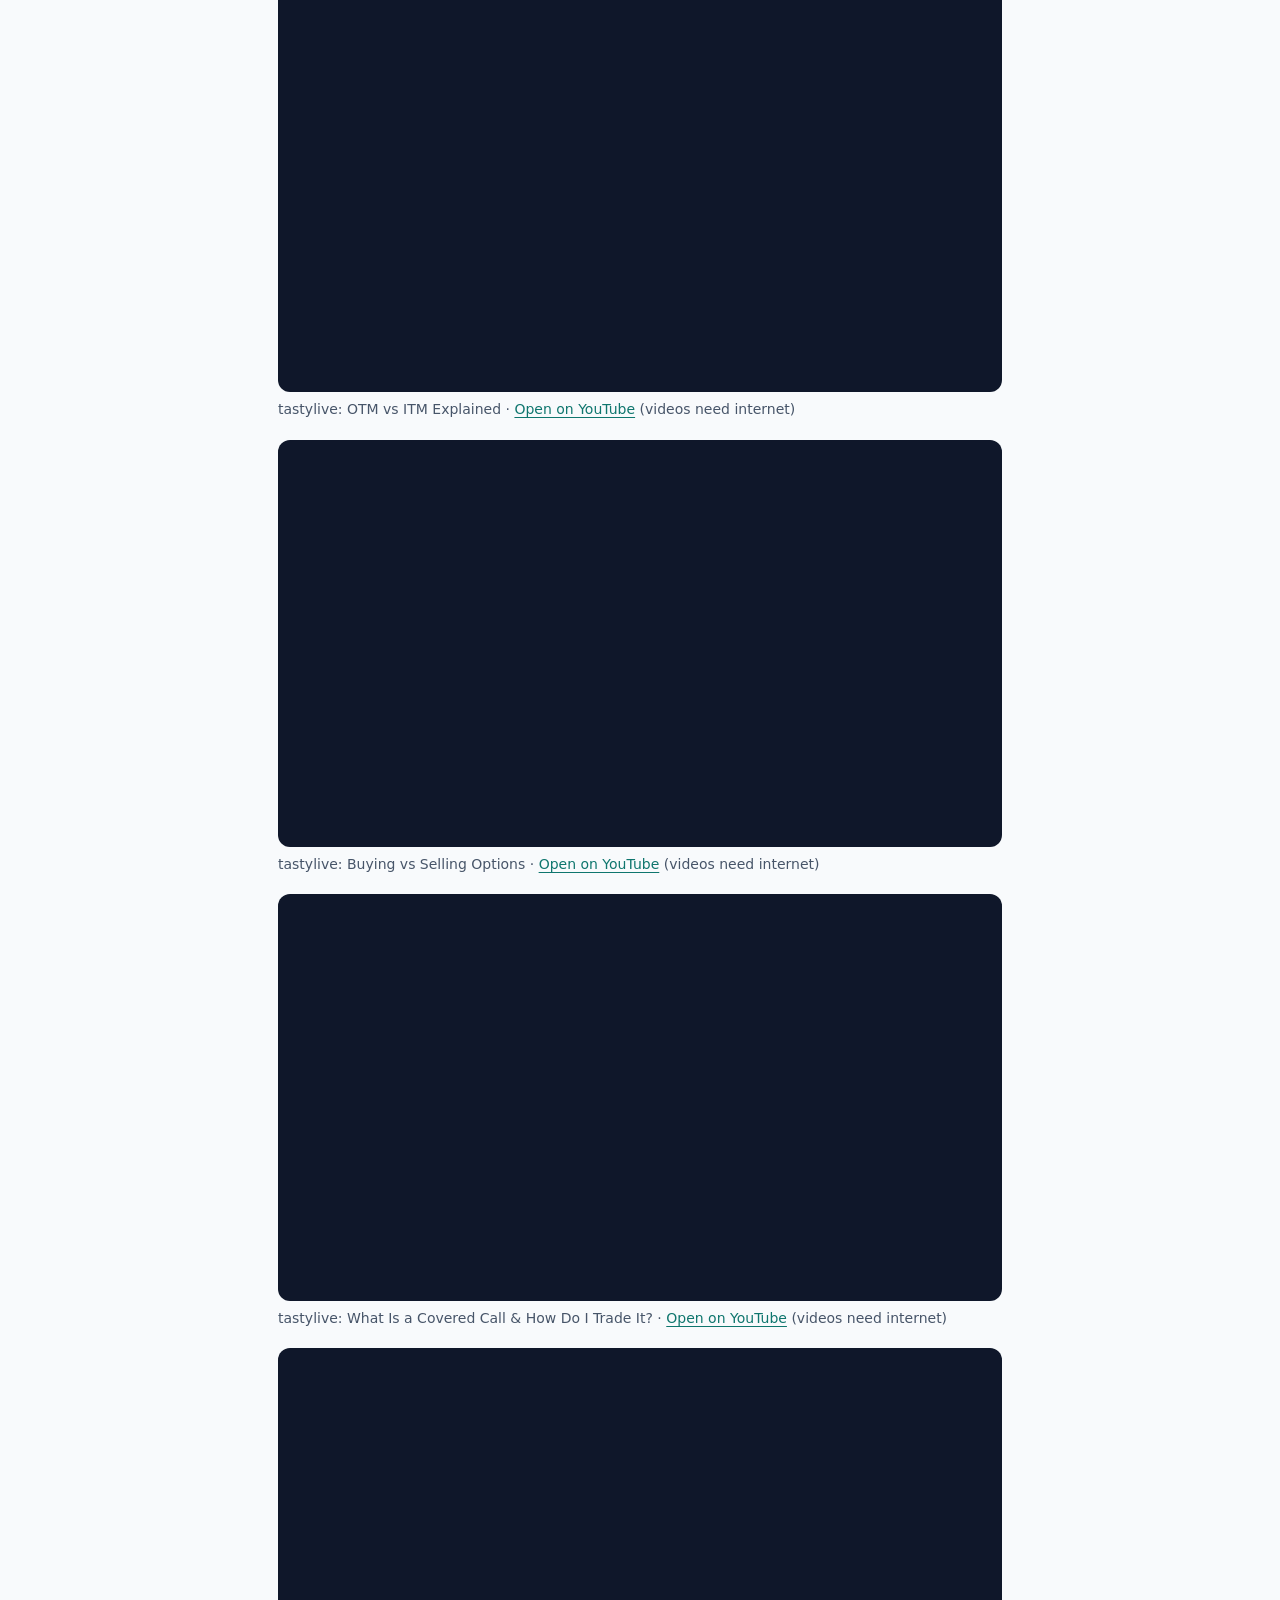
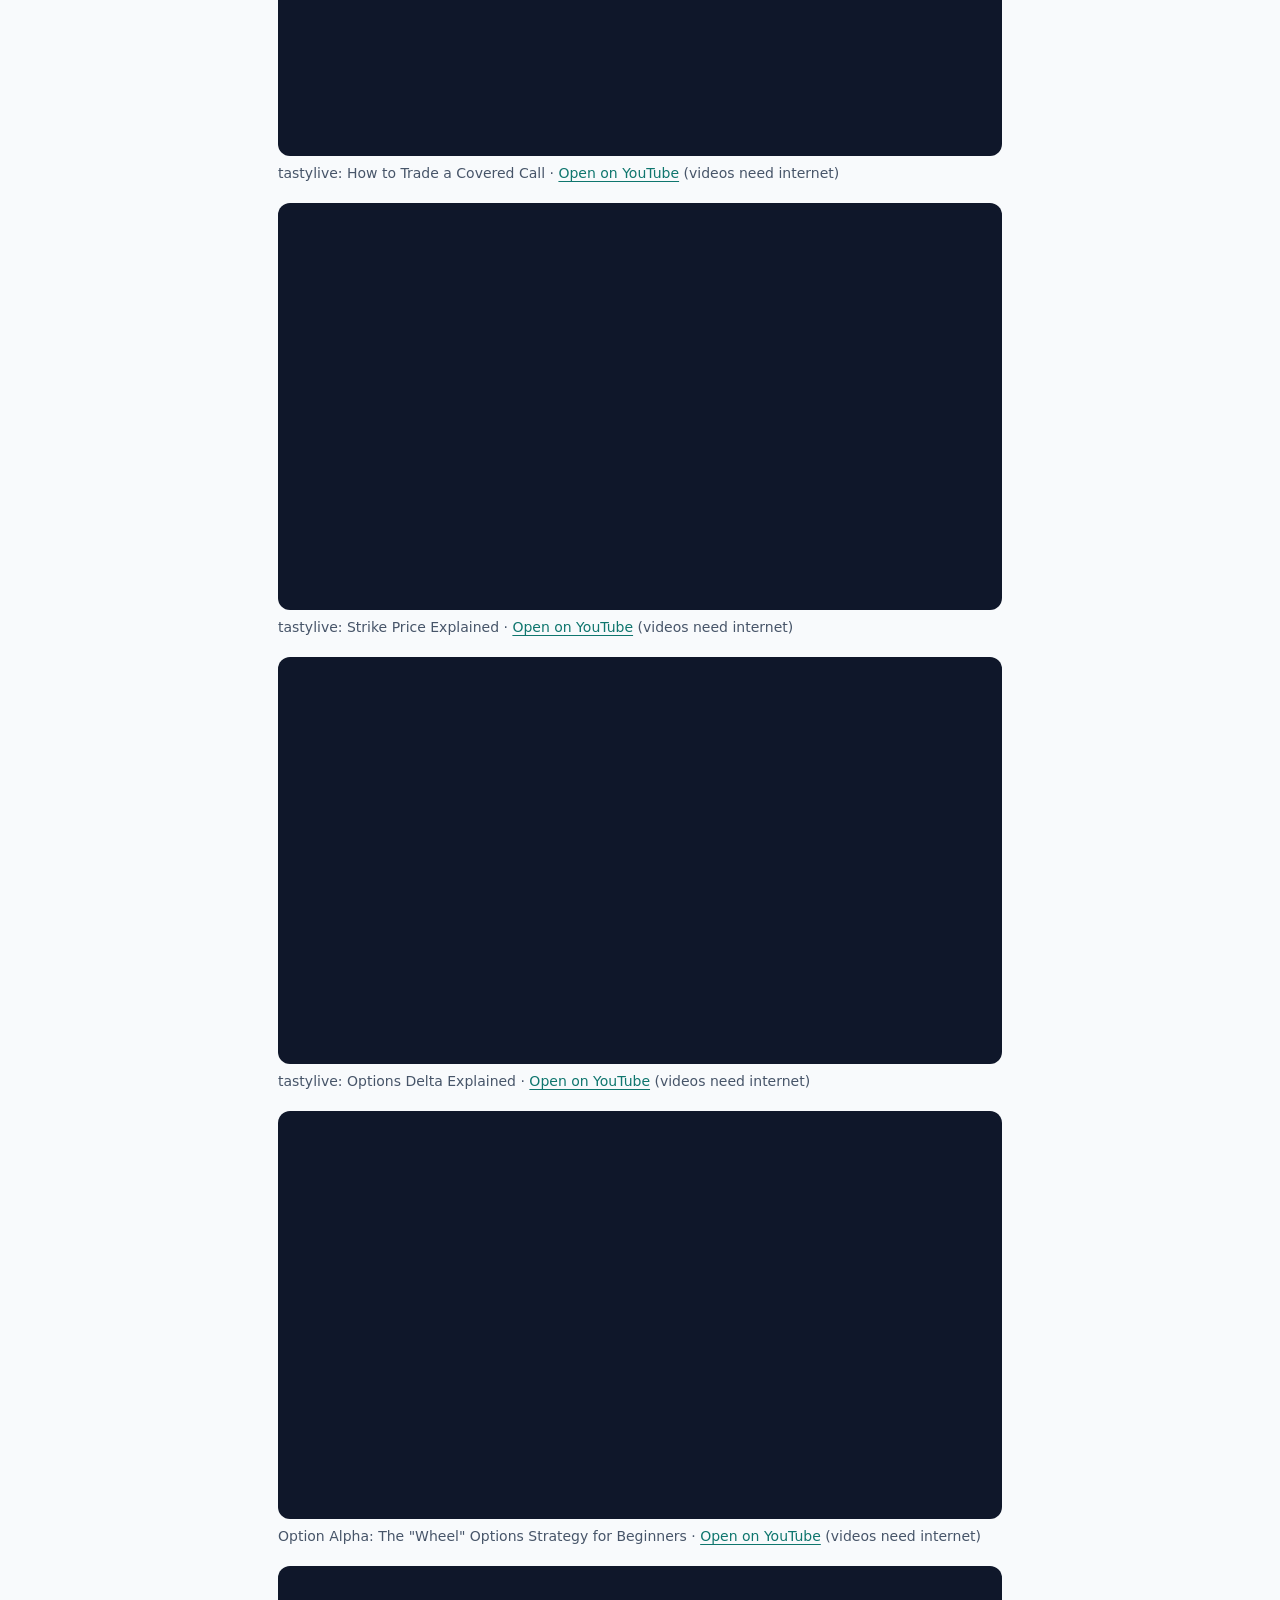
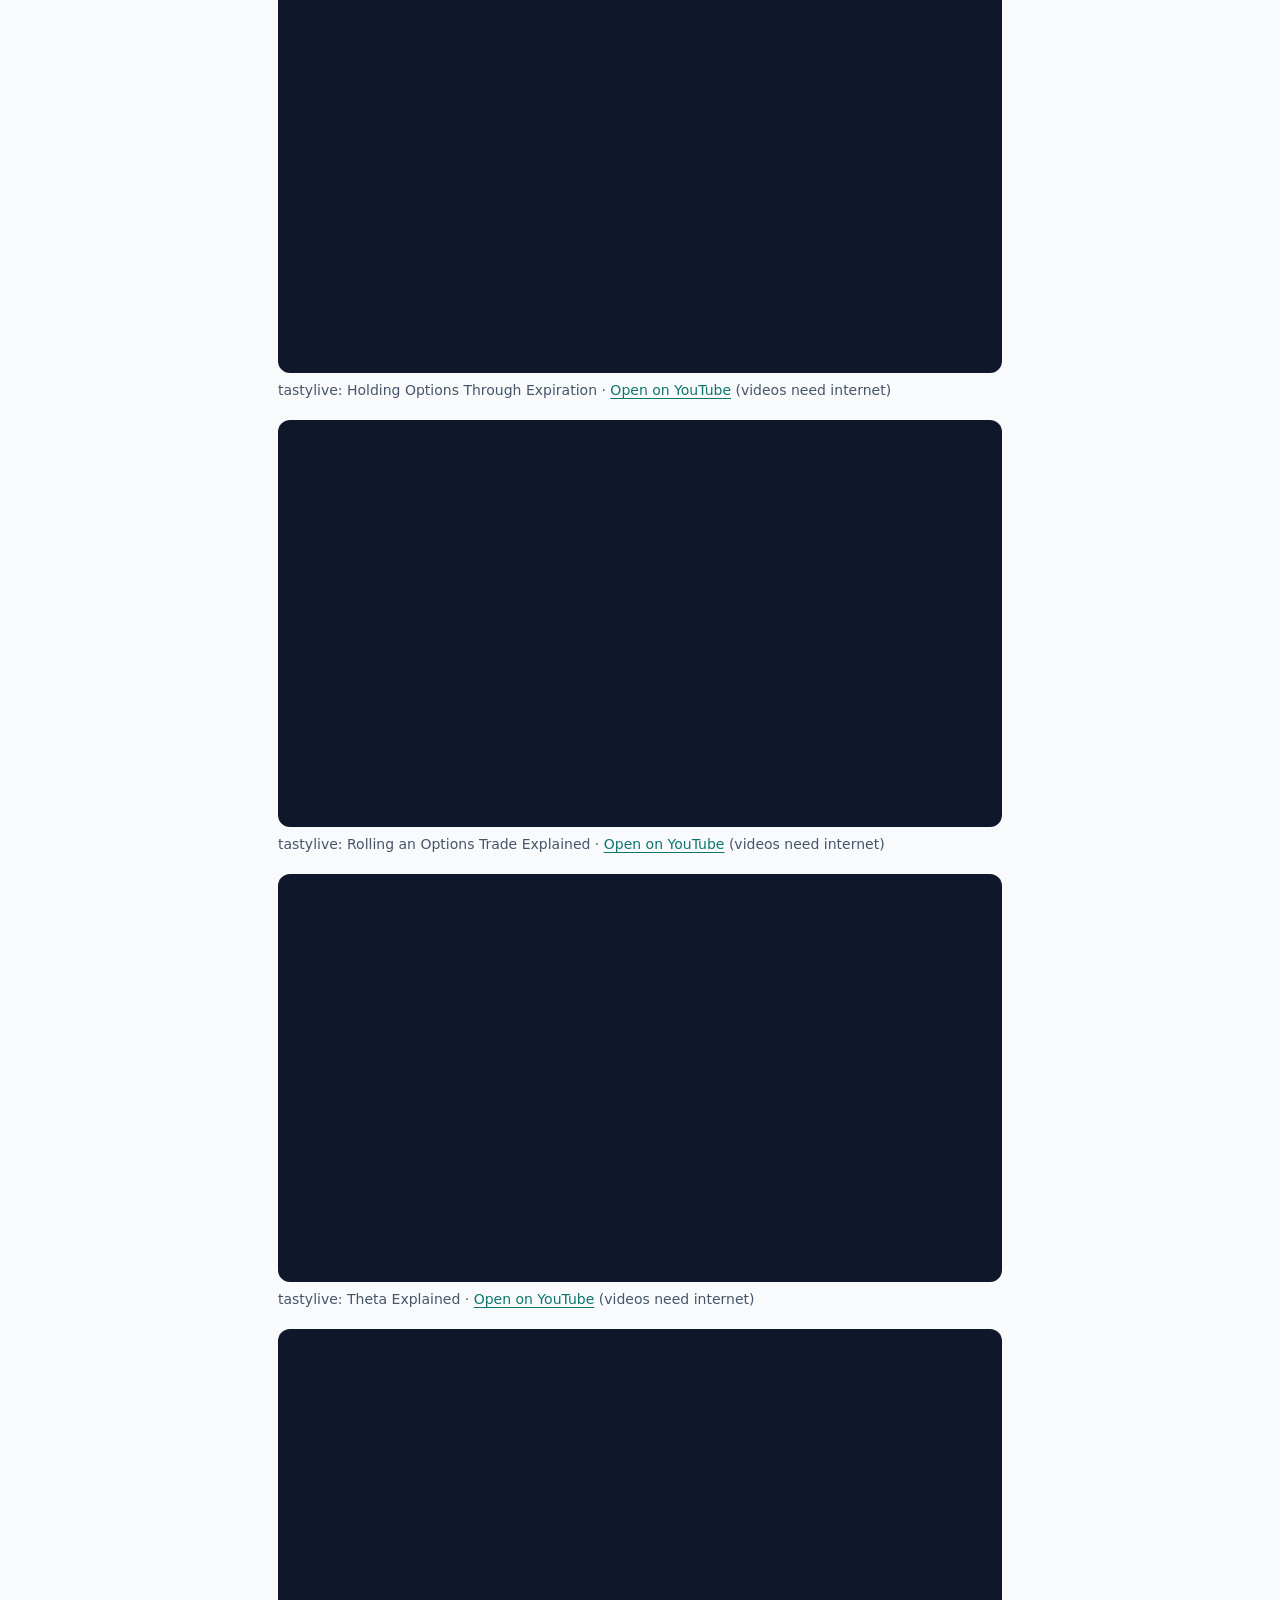
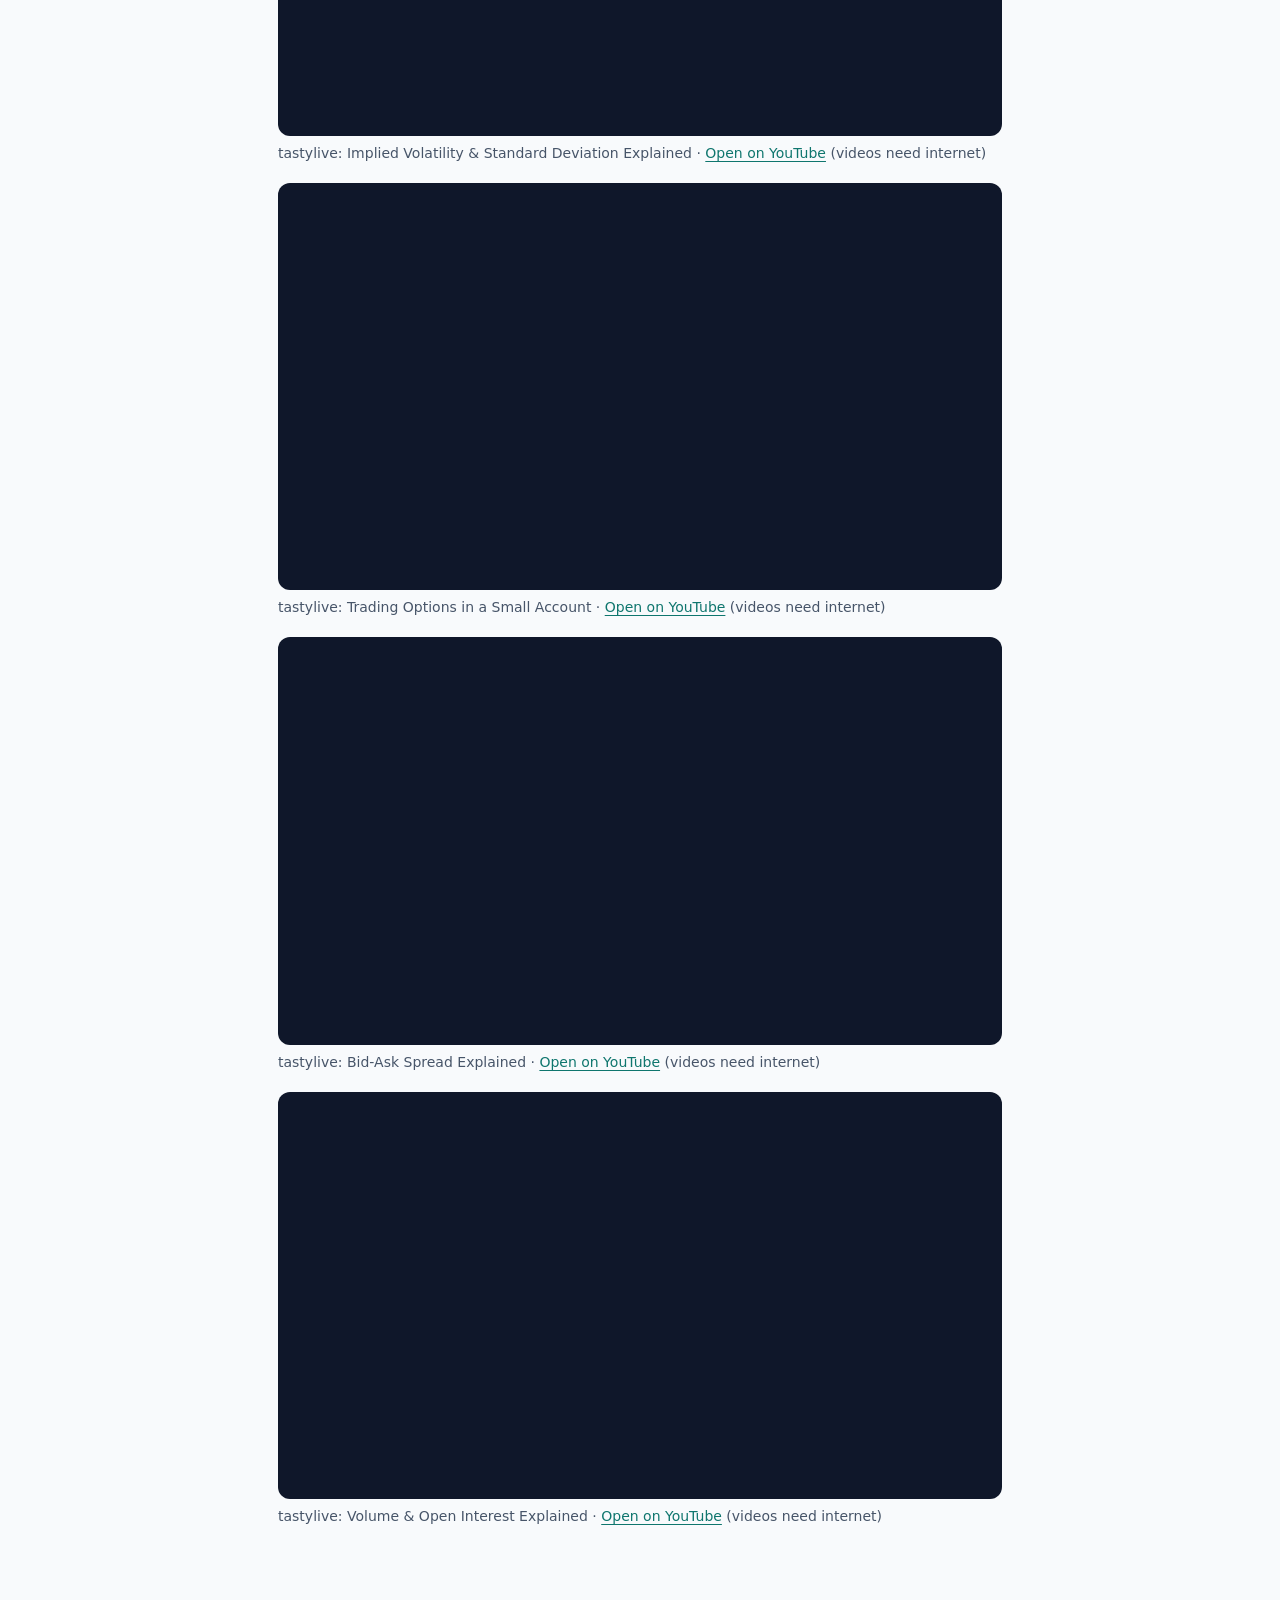
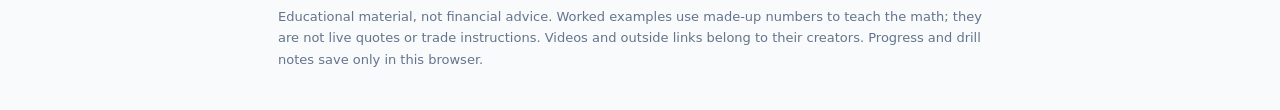
<file: resources.html>
<!doctype html><html lang="en"><head><meta charset="utf-8"><meta name="viewport" content="width=device-width,initial-scale=1"><title>Resources · Wheel Strategy Course</title><link rel="manifest" href="manifest.webmanifest"><meta name="theme-color" content="#134e4a"><link rel="icon" href="assets/icon.svg"><link rel="apple-touch-icon" href="assets/icon.svg"><meta name="apple-mobile-web-app-capable" content="yes"><link rel="stylesheet" href="css/styles.css"></head><body><header class="top"><a href="index.html">Wheel Strategy Course</a><nav class="mods"><a href="index.html">Home</a><a href="m1.html">Module 1</a><a href="m2.html">Module 2</a><a href="m3.html">Module 3</a><a href="m4.html">Module 4</a><a href="m5.html">Module 5</a><a href="m6.html">Module 6</a><a href="calculator.html">Calculator</a><a href="drill.html">Drill</a><a href="resources.html" class=on>Resources</a></nav></header><main><h1>Free resources</h1><p class="lead">Free reading and videos to go deeper. Some of these pages also cover spreads, margin or different rules; your course rules come first.</p><div class="grid"><a class="card" href="https://optionalpha.com/blog/wheel-strategy" target="_blank" rel="noopener">Option Alpha: The wheel strategy</a><a class="card" href="https://optionalpha.com/podcast/options-wheel-strategy" target="_blank" rel="noopener">Option Alpha: Wheel strategy podcast episode</a><a class="card" href="https://optionalpha.com/learn/delta" target="_blank" rel="noopener">Option Alpha: Delta</a><a class="card" href="https://www.tastylive.com/concepts-strategies/covered-call" target="_blank" rel="noopener">tastylive: Covered call</a><a class="card" href="https://www.tastylive.com/concepts-strategies/cash-secured-put" target="_blank" rel="noopener">tastylive: Cash-secured put</a><a class="card" href="https://www.tastylive.com/concepts-strategies/assignment" target="_blank" rel="noopener">tastylive: Assignment</a><a class="card" href="https://www.tastylive.com/news-insights/how-to-convert-a-short-put-into-a-covered-call" target="_blank" rel="noopener">tastylive: Turning a short put into a covered call</a><a class="card" href="https://www.youtube.com/playlist?list=PLPVve34yolHY43YaBegHMzN9WjrTnQfFr" target="_blank" rel="noopener">tastylive: Beginner options course playlist (YouTube)</a><a class="card" href="https://www.youtube.com/@OptionAlpha" target="_blank" rel="noopener">Option Alpha YouTube channel</a></div><h2>All course videos</h2><div class="video"><iframe loading="lazy" src="https://www.youtube-nocookie.com/embed/kmQ20J_3K7Q" title="Call Options Explained" allow="accelerometer; encrypted-media; picture-in-picture" allowfullscreen></iframe></div><p class="vcap">tastylive: Call Options Explained · <a href="https://www.youtube.com/watch?v=kmQ20J_3K7Q" target="_blank" rel="noopener">Open on YouTube</a> (videos need internet)</p><div class="video"><iframe loading="lazy" src="https://www.youtube-nocookie.com/embed/FAwDrUqpGUI" title="Put Options Explained: Buying &amp; Selling Puts" allow="accelerometer; encrypted-media; picture-in-picture" allowfullscreen></iframe></div><p class="vcap">tastylive: Put Options Explained: Buying &amp; Selling Puts · <a href="https://www.youtube.com/watch?v=FAwDrUqpGUI" target="_blank" rel="noopener">Open on YouTube</a> (videos need internet)</p><div class="video"><iframe loading="lazy" src="https://www.youtube-nocookie.com/embed/zXBo-ebwAvo" title="OTM vs ITM Explained" allow="accelerometer; encrypted-media; picture-in-picture" allowfullscreen></iframe></div><p class="vcap">tastylive: OTM vs ITM Explained · <a href="https://www.youtube.com/watch?v=zXBo-ebwAvo" target="_blank" rel="noopener">Open on YouTube</a> (videos need internet)</p><div class="video"><iframe loading="lazy" src="https://www.youtube-nocookie.com/embed/f-kfY0sUr8A" title="Buying vs Selling Options" allow="accelerometer; encrypted-media; picture-in-picture" allowfullscreen></iframe></div><p class="vcap">tastylive: Buying vs Selling Options · <a href="https://www.youtube.com/watch?v=f-kfY0sUr8A" target="_blank" rel="noopener">Open on YouTube</a> (videos need internet)</p><div class="video"><iframe loading="lazy" src="https://www.youtube-nocookie.com/embed/q_6qqdMpFqQ" title="What Is a Covered Call &amp; How Do I Trade It?" allow="accelerometer; encrypted-media; picture-in-picture" allowfullscreen></iframe></div><p class="vcap">tastylive: What Is a Covered Call &amp; How Do I Trade It? · <a href="https://www.youtube.com/watch?v=q_6qqdMpFqQ" target="_blank" rel="noopener">Open on YouTube</a> (videos need internet)</p><div class="video"><iframe loading="lazy" src="https://www.youtube-nocookie.com/embed/i8eeZBmXdto" title="How to Trade a Covered Call" allow="accelerometer; encrypted-media; picture-in-picture" allowfullscreen></iframe></div><p class="vcap">tastylive: How to Trade a Covered Call · <a href="https://www.youtube.com/watch?v=i8eeZBmXdto" target="_blank" rel="noopener">Open on YouTube</a> (videos need internet)</p><div class="video"><iframe loading="lazy" src="https://www.youtube-nocookie.com/embed/PM08yjp1WHQ" title="Strike Price Explained" allow="accelerometer; encrypted-media; picture-in-picture" allowfullscreen></iframe></div><p class="vcap">tastylive: Strike Price Explained · <a href="https://www.youtube.com/watch?v=PM08yjp1WHQ" target="_blank" rel="noopener">Open on YouTube</a> (videos need internet)</p><div class="video"><iframe loading="lazy" src="https://www.youtube-nocookie.com/embed/k1B3uvJBD4g" title="Options Delta Explained" allow="accelerometer; encrypted-media; picture-in-picture" allowfullscreen></iframe></div><p class="vcap">tastylive: Options Delta Explained · <a href="https://www.youtube.com/watch?v=k1B3uvJBD4g" target="_blank" rel="noopener">Open on YouTube</a> (videos need internet)</p><div class="video"><iframe loading="lazy" src="https://www.youtube-nocookie.com/embed/NE-QlLuJ8mY" title="The &quot;Wheel&quot; Options Strategy for Beginners" allow="accelerometer; encrypted-media; picture-in-picture" allowfullscreen></iframe></div><p class="vcap">Option Alpha: The &quot;Wheel&quot; Options Strategy for Beginners · <a href="https://www.youtube.com/watch?v=NE-QlLuJ8mY" target="_blank" rel="noopener">Open on YouTube</a> (videos need internet)</p><div class="video"><iframe loading="lazy" src="https://www.youtube-nocookie.com/embed/yqIgnMGzSTU" title="Holding Options Through Expiration" allow="accelerometer; encrypted-media; picture-in-picture" allowfullscreen></iframe></div><p class="vcap">tastylive: Holding Options Through Expiration · <a href="https://www.youtube.com/watch?v=yqIgnMGzSTU" target="_blank" rel="noopener">Open on YouTube</a> (videos need internet)</p><div class="video"><iframe loading="lazy" src="https://www.youtube-nocookie.com/embed/VqsFQNOocB4" title="Rolling an Options Trade Explained" allow="accelerometer; encrypted-media; picture-in-picture" allowfullscreen></iframe></div><p class="vcap">tastylive: Rolling an Options Trade Explained · <a href="https://www.youtube.com/watch?v=VqsFQNOocB4" target="_blank" rel="noopener">Open on YouTube</a> (videos need internet)</p><div class="video"><iframe loading="lazy" src="https://www.youtube-nocookie.com/embed/hCtTVaRxTNE" title="Theta Explained" allow="accelerometer; encrypted-media; picture-in-picture" allowfullscreen></iframe></div><p class="vcap">tastylive: Theta Explained · <a href="https://www.youtube.com/watch?v=hCtTVaRxTNE" target="_blank" rel="noopener">Open on YouTube</a> (videos need internet)</p><div class="video"><iframe loading="lazy" src="https://www.youtube-nocookie.com/embed/StEHQgvVoto" title="Implied Volatility &amp; Standard Deviation Explained" allow="accelerometer; encrypted-media; picture-in-picture" allowfullscreen></iframe></div><p class="vcap">tastylive: Implied Volatility &amp; Standard Deviation Explained · <a href="https://www.youtube.com/watch?v=StEHQgvVoto" target="_blank" rel="noopener">Open on YouTube</a> (videos need internet)</p><div class="video"><iframe loading="lazy" src="https://www.youtube-nocookie.com/embed/IQ4LcLHU1sA" title="Trading Options in a Small Account" allow="accelerometer; encrypted-media; picture-in-picture" allowfullscreen></iframe></div><p class="vcap">tastylive: Trading Options in a Small Account · <a href="https://www.youtube.com/watch?v=IQ4LcLHU1sA" target="_blank" rel="noopener">Open on YouTube</a> (videos need internet)</p><div class="video"><iframe loading="lazy" src="https://www.youtube-nocookie.com/embed/Y_RtP2Wjeo4" title="Bid-Ask Spread Explained" allow="accelerometer; encrypted-media; picture-in-picture" allowfullscreen></iframe></div><p class="vcap">tastylive: Bid-Ask Spread Explained · <a href="https://www.youtube.com/watch?v=Y_RtP2Wjeo4" target="_blank" rel="noopener">Open on YouTube</a> (videos need internet)</p><div class="video"><iframe loading="lazy" src="https://www.youtube-nocookie.com/embed/7K3navPkzlU" title="Volume &amp; Open Interest Explained" allow="accelerometer; encrypted-media; picture-in-picture" allowfullscreen></iframe></div><p class="vcap">tastylive: Volume &amp; Open Interest Explained · <a href="https://www.youtube.com/watch?v=7K3navPkzlU" target="_blank" rel="noopener">Open on YouTube</a> (videos need internet)</p></main><footer>Educational material, not financial advice. Worked examples use made-up numbers to teach the math; they are not live quotes or trade instructions. Videos and outside links belong to their creators. Progress and drill notes save only in this browser.</footer><script src="js/app.js"></script></body></html>
</file>
<file: css/styles.css>
:root{--teal-900:#134e4a;--teal-700:#0f766e;--teal-600:#0d9488;--teal-100:#ccfbf1;--teal-50:#f0fdfa;--s900:#0f172a;--s800:#1e293b;--s600:#475569;--s500:#64748b;--s200:#e2e8f0;--s100:#f1f5f9;--s50:#f8fafc;--amber:#d97706;--amber-100:#fef3c7;--red:#dc2626;--red-100:#fee2e2;--green:#059669;--green-100:#d1fae5;--r:12px;--sh:0 1px 3px rgba(15,23,42,.08),0 4px 12px rgba(15,23,42,.04);--font:"Segoe UI",system-ui,-apple-system,BlinkMacSystemFont,"Helvetica Neue",sans-serif;--max:760px}
*,*::before,*::after{box-sizing:border-box}
html{-webkit-text-size-adjust:100%;scroll-behavior:smooth}
body{margin:0;font-family:var(--font);font-size:17px;line-height:1.65;color:var(--s800);background:var(--s50)}
a{color:var(--teal-700);text-underline-offset:3px}
header.top{background:var(--teal-900);color:#fff;padding:14px 18px}
header.top a{color:#fff;text-decoration:none;font-weight:600}
nav.mods{display:flex;flex-wrap:wrap;gap:6px;margin-top:8px}
nav.mods a{font-size:14px;font-weight:500;padding:4px 10px;border-radius:999px;background:rgba(255,255,255,.12)}
nav.mods a.on{background:#fff;color:var(--teal-900)}
main{max-width:var(--max);margin:0 auto;padding:20px 18px 60px}
h1{font-size:28px;line-height:1.25;margin:8px 0 6px;color:var(--s900)}
h2{font-size:21px;margin:30px 0 8px;color:var(--teal-900)}
h3{font-size:17px;margin:18px 0 6px}
.lead{color:var(--s600);font-size:18px}
.card{background:#fff;border:1px solid var(--s200);border-radius:var(--r);box-shadow:var(--sh);padding:16px 18px;margin:14px 0}
.note{background:var(--teal-50);border-left:4px solid var(--teal-600);padding:12px 14px;border-radius:8px;margin:14px 0}
.warn{background:var(--amber-100);border-left:4px solid var(--amber);padding:12px 14px;border-radius:8px;margin:14px 0}
.grid{display:grid;grid-template-columns:repeat(auto-fill,minmax(220px,1fr));gap:12px}
.grid .card{margin:0}
.tag{display:inline-block;font-size:12px;font-weight:600;color:var(--teal-700);background:var(--teal-100);border-radius:999px;padding:1px 8px}
.done-tag{color:var(--green);background:var(--green-100)}
.btn{display:inline-flex;align-items:center;min-height:44px;padding:8px 16px;border-radius:10px;border:1px solid var(--teal-700);background:var(--teal-700);color:#fff;font:inherit;font-weight:600;cursor:pointer;text-decoration:none}
.btn.ghost{background:#fff;color:var(--teal-700)}
.row{display:flex;flex-wrap:wrap;gap:8px;margin:10px 0}
table{width:100%;border-collapse:collapse;font-size:15px;background:#fff}
th,td{border-bottom:1px solid var(--s200);padding:8px 10px;text-align:left;vertical-align:top}
th{background:var(--s100)}
.tw{overflow-x:auto;border:1px solid var(--s200);border-radius:var(--r)}
.video{position:relative;padding-top:56.25%;border-radius:var(--r);overflow:hidden;background:var(--s900)}
.video iframe{position:absolute;inset:0;width:100%;height:100%;border:0}
.vcap{font-size:14px;color:var(--s600);margin:6px 0 18px}
.quiz .q{font-weight:600}
.quiz .opt{display:block;width:100%;text-align:left;margin:6px 0;padding:10px 12px;border:1px solid var(--s200);border-radius:10px;background:#fff;font:inherit;cursor:pointer;min-height:44px}
.quiz .opt.right{border-color:var(--green);background:var(--green-100)}
.quiz .opt.wrong{border-color:var(--red);background:var(--red-100)}
.quiz .fb{margin-top:6px;font-size:15px}
label{display:block;font-size:14px;font-weight:600;margin:10px 0 4px}
input,select,textarea{width:100%;font:inherit;padding:10px;border:1px solid var(--s200);border-radius:10px;background:#fff;min-height:44px}
textarea{min-height:80px}
.out div{display:flex;justify-content:space-between;gap:12px;border-bottom:1px solid var(--s100);padding:6px 0}
.out b{white-space:nowrap}
.progress{height:10px;background:var(--s200);border-radius:999px;overflow:hidden}
.progress span{display:block;height:100%;background:var(--teal-600);width:0}
footer{max-width:var(--max);margin:0 auto;padding:0 18px 40px;font-size:13px;color:var(--s500)}
details{background:#fff;border:1px solid var(--s200);border-radius:10px;padding:10px 14px;margin:8px 0}
summary{cursor:pointer;font-weight:600}
@media print{header.top,.row,.video,.vcap,footer{display:none}body{background:#fff}}
</file>
